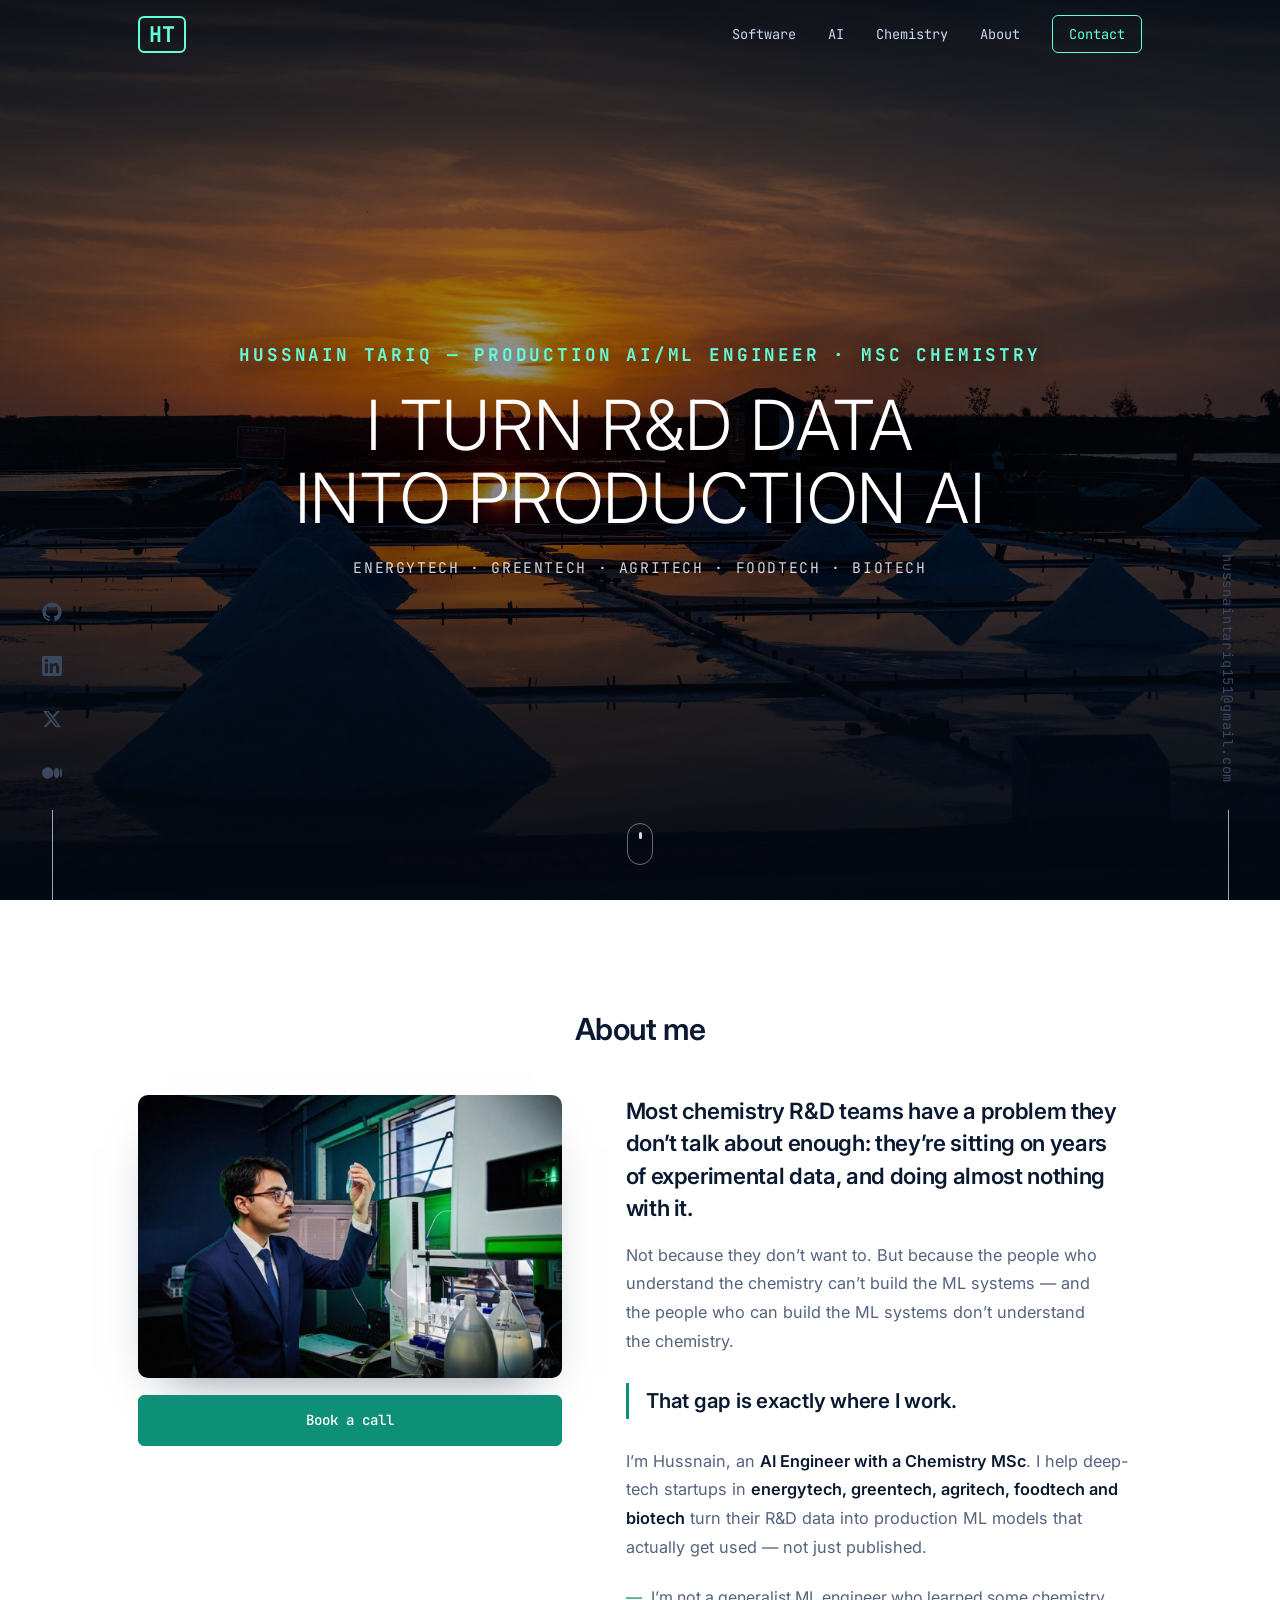
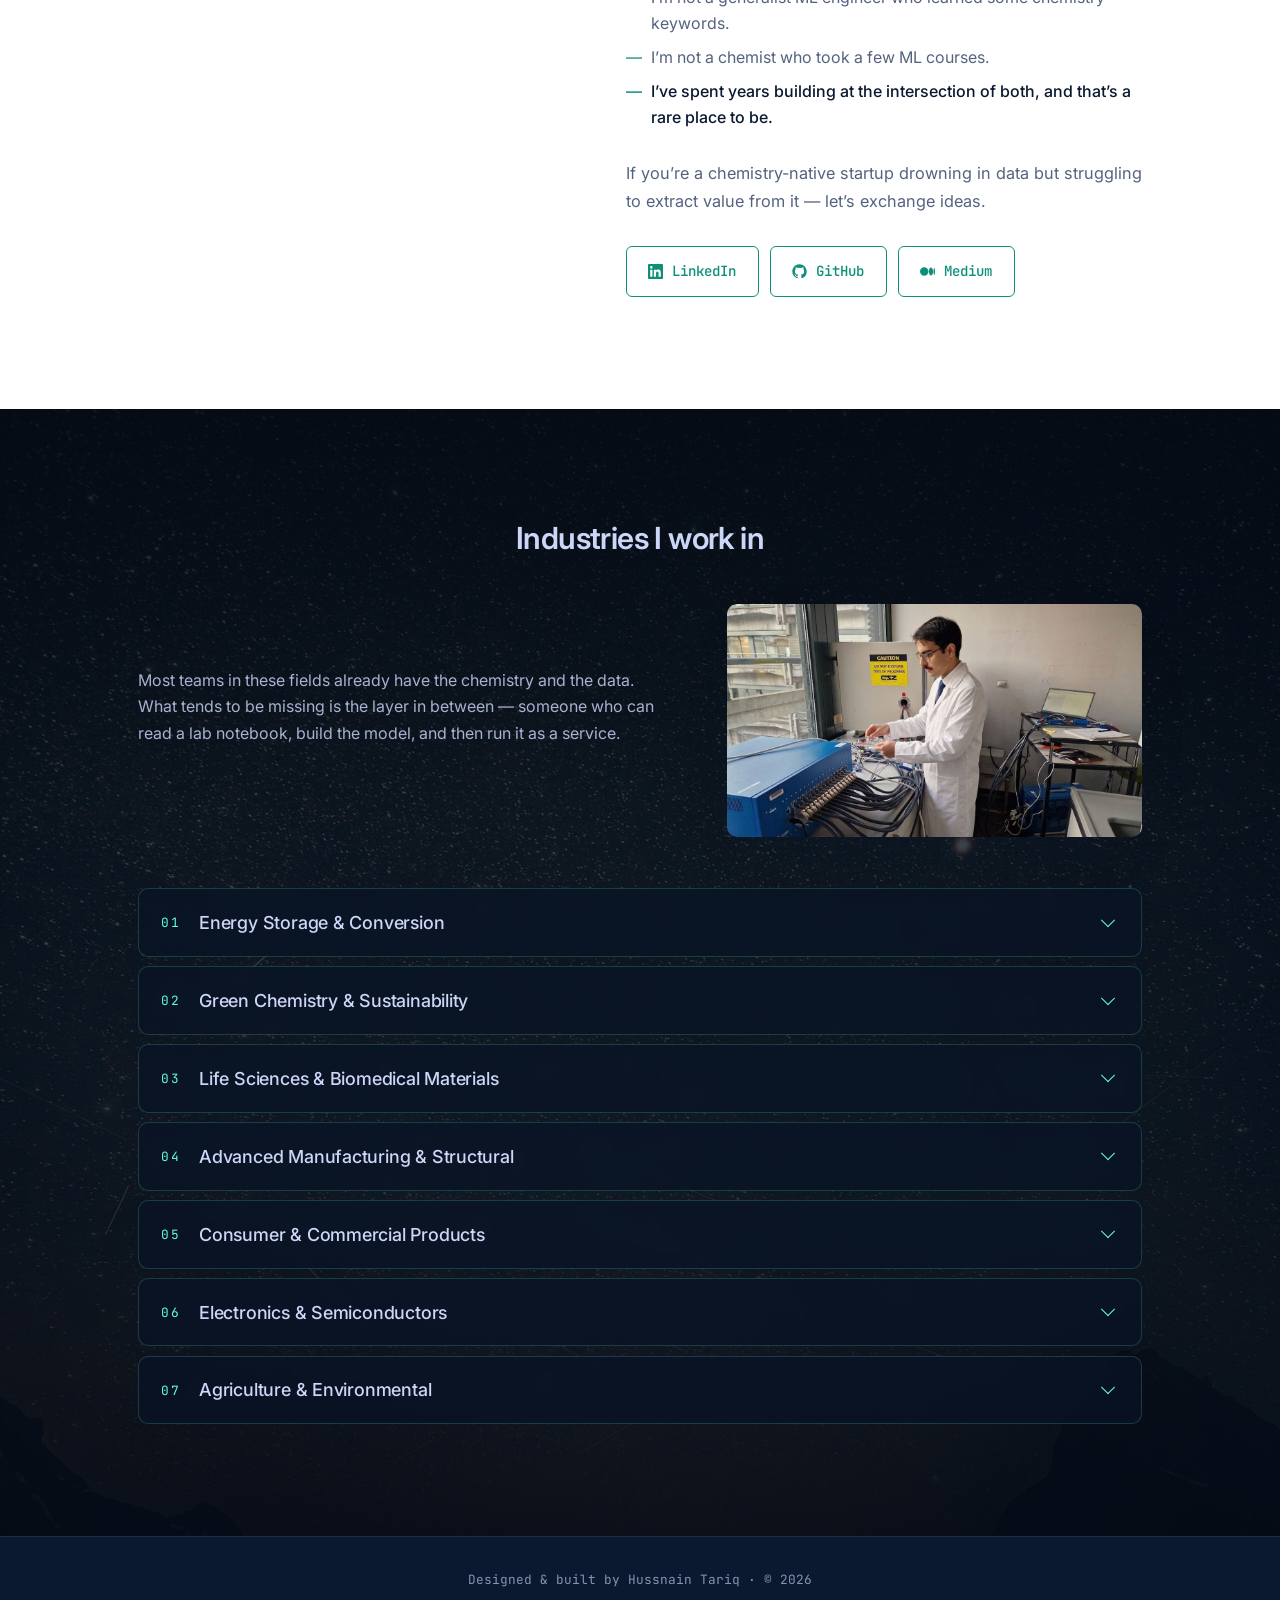
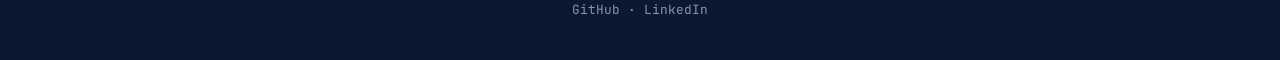
<file: index.html>
<!DOCTYPE html>
<html lang="en">
<head>
<meta charset="UTF-8" />
<meta name="viewport" content="width=device-width, initial-scale=1" />
<title>Hussnain Tariq — Production AI/ML Engineer · MSc Chemistry</title>
<meta name="description" content="Production AI/ML engineer with chemistry and technical data expertise. I turn R&amp;D chemistry data into production ML models for deep-tech startups in energytech, greentech, agritech, foodtech and biotech." />
<meta name="author" content="Hussnain Tariq" />
<meta name="theme-color" content="#0a192f" />
<link rel="canonical" href="https://hussnaintariq.vercel.app/" />

<!-- Social preview -->
<meta property="og:type" content="website" />
<meta property="og:site_name" content="Hussnain Tariq" />
<meta property="og:title" content="Hussnain Tariq — Production AI/ML Engineer · MSc Chemistry" />
<meta property="og:description" content="I turn R&amp;D data into production AI — energytech, greentech, agritech, foodtech and biotech." />
<meta property="og:url" content="https://hussnaintariq.vercel.app/" />
<meta property="og:image" content="https://hussnaintariq.vercel.app/og.png" />
<meta property="og:image:width" content="1200" />
<meta property="og:image:height" content="630" />
<meta property="og:image:alt" content="Hussnain Tariq — Production AI/ML Engineer, MSc Chemistry" />
<meta name="twitter:card" content="summary_large_image" />
<meta name="twitter:creator" content="@hussnaintari326" />

<link rel="icon" href="favicon.svg" type="image/svg+xml" />
<link rel="preload" as="image" href="hero-1.jpg" fetchpriority="high" />
<link rel="preconnect" href="https://fonts.googleapis.com" />
<link rel="preconnect" href="https://fonts.gstatic.com" crossorigin />
<link href="https://fonts.googleapis.com/css2?family=Inter:wght@400;500;600;700&family=JetBrains+Mono:wght@400;500;700&display=swap" rel="stylesheet" />
<link rel="stylesheet" href="styles.css" />
<script>document.documentElement.classList.add('js');</script>
</head>
<body class="home">
<a class="skip" href="#main">Skip to content</a>

<header class="nav">
  <div class="nav-inner">
    <a class="brand" href="index.html" aria-label="Hussnain Tariq — home">HT</a>
    <nav aria-label="Primary">
      <ul class="nav-links" id="nav-links">
        <li><a href="software.html">Software</a></li>
        <li><a href="ai.html">AI</a></li>
        <li><a href="chemistry.html">Chemistry</a></li>
        <li><a href="about.html">About</a></li>
        <li><a class="nav-cta" href="contact.html">Contact</a></li>
      </ul>
    </nav>
    <button class="menu-btn" aria-expanded="false" aria-controls="nav-links" aria-label="Open menu">
      <svg viewBox="0 0 24 24" fill="none" stroke="currentColor" stroke-width="2" stroke-linecap="round" aria-hidden="true"><line x1="4" y1="7" x2="20" y2="7"/><line x1="4" y1="12" x2="20" y2="12"/><line x1="4" y1="17" x2="20" y2="17"/></svg>
    </button>
  </div>
</header>

<!-- Desktop side rails: decorative duplicates of the footer links, so they are
     hidden from assistive tech and taken out of the tab order. -->
<div class="rail rail-left" aria-hidden="true">
  <a tabindex="-1" href="https://github.com/hussnaintariq151" target="_blank" rel="noopener"><svg viewBox="0 0 24 24" fill="currentColor"><path d="M12 .5C5.65.5.5 5.65.5 12c0 5.08 3.29 9.39 7.86 10.91.58.11.79-.25.79-.56v-2c-3.2.7-3.88-1.36-3.88-1.36-.53-1.34-1.28-1.7-1.28-1.7-1.04-.71.08-.7.08-.7 1.16.08 1.77 1.19 1.77 1.19 1.03 1.76 2.7 1.25 3.36.96.1-.74.4-1.25.73-1.54-2.55-.29-5.24-1.28-5.24-5.69 0-1.26.45-2.29 1.19-3.09-.12-.29-.51-1.47.11-3.05 0 0 .97-.31 3.18 1.18a11 11 0 0 1 5.79 0c2.2-1.49 3.17-1.18 3.17-1.18.63 1.58.24 2.76.12 3.05.74.8 1.19 1.83 1.19 3.09 0 4.42-2.69 5.39-5.26 5.68.41.35.78 1.05.78 2.11v3.13c0 .31.21.68.79.56A11.51 11.51 0 0 0 23.5 12C23.5 5.65 18.35.5 12 .5z"/></svg></a>
  <a tabindex="-1" href="https://linkedin.com/in/hussnain-tariq-02454934a" target="_blank" rel="noopener"><svg viewBox="0 0 24 24" fill="currentColor"><path d="M20.45 20.45h-3.55v-5.57c0-1.33-.03-3.04-1.85-3.04-1.85 0-2.14 1.45-2.14 2.94v5.67H9.36V9h3.41v1.56h.05c.47-.9 1.63-1.85 3.36-1.85 3.6 0 4.26 2.37 4.26 5.45v6.29zM5.34 7.43a2.06 2.06 0 1 1 0-4.13 2.06 2.06 0 0 1 0 4.13zM7.12 20.45H3.56V9h3.56v11.45zM22.22 0H1.77C.79 0 0 .78 0 1.73v20.53C0 23.22.79 24 1.77 24h20.45c.98 0 1.78-.78 1.78-1.74V1.73C24 .78 23.2 0 22.22 0z"/></svg></a>
  <a tabindex="-1" href="https://x.com/hussnaintari326" target="_blank" rel="noopener"><svg viewBox="0 0 24 24" fill="currentColor"><path d="M18.244 2.25h3.308l-7.227 8.26 8.502 11.24H16.17l-5.214-6.817L4.99 21.75H1.68l7.73-8.835L1.254 2.25H8.08l4.713 6.231zm-1.161 17.52h1.833L7.084 4.126H5.117z"/></svg></a>
  <a tabindex="-1" href="https://medium.com/@hussnaintariq151" target="_blank" rel="noopener"><svg viewBox="0 0 24 24" fill="currentColor"><path d="M13.54 12a6.8 6.8 0 0 1-6.77 6.82A6.8 6.8 0 0 1 0 12a6.8 6.8 0 0 1 6.77-6.82A6.8 6.8 0 0 1 13.54 12zM20.96 12c0 3.54-1.51 6.42-3.38 6.42-1.87 0-3.39-2.88-3.39-6.42s1.52-6.42 3.39-6.42 3.38 2.88 3.38 6.42M24 12c0 3.17-.53 5.75-1.19 5.75-.66 0-1.19-2.58-1.19-5.75s.53-5.75 1.19-5.75C23.47 6.25 24 8.83 24 12z"/></svg></a>
</div>

<div class="rail rail-right" aria-hidden="true">
  <a tabindex="-1" href="mailto:hussnaintariq151@gmail.com">hussnaintariq151@gmail.com</a>
</div>

<main id="main">
  <!-- HERO — full-bleed crossfading slideshow.
       Photos: Timo Volz, Da Shika, Sascha Albert (Unsplash License).
       Swap hero-1/2/3.jpg for your own; keep them ~2400px wide. -->
  <section class="cinema" aria-labelledby="hero-title">
    <div class="cinema__bg" aria-hidden="true">
      <div class="cinema__slide" style="--img:url('hero-1.jpg')"></div>
      <div class="cinema__slide" style="--img:url('hero-2.jpg')"></div>
      <div class="cinema__slide" style="--img:url('hero-3.jpg')"></div>
    </div>
    <div class="cinema__scrim" aria-hidden="true"></div>

    <div class="wrap cinema__inner">
      <p class="cinema__eyebrow reveal d2">Hussnain Tariq — Production AI/ML Engineer · MSc Chemistry</p>
      <h1 id="hero-title" class="cinema__title reveal d3">I turn R&amp;D data into production AI</h1>
      <p class="cinema__sub reveal d4">Energytech · Greentech · Agritech · Foodtech · Biotech</p>
    </div>

    <a class="cinema__cue" href="#about" aria-label="Scroll to content"><span aria-hidden="true"></span></a>
  </section>

  <!-- ABOUT — light band, photo alongside the copy -->
  <section id="about" class="band band-light" aria-labelledby="about-title">
    <div class="wrap">
      <h2 class="band-head band-head--center reveal" id="about-title">About me</h2>

      <div class="about-grid">
        <div class="about-side reveal">
          <figure class="about-photo">
            <img src="about-portrait.jpg" width="1100" height="734" loading="lazy"
                 alt="Hussnain Tariq holding a sample vial beside analytical instrumentation in a laboratory." />
          </figure>
          <a class="btn btn-solid about-cta" href="https://calendly.com/hussnaintariq151" target="_blank" rel="noopener">Book a call</a>
        </div>

        <div class="about-copy reveal d2">
          <p class="lead">
            Most chemistry R&amp;D teams have a problem they don&rsquo;t talk about enough:
            they&rsquo;re sitting on years of experimental data, and doing almost nothing with it.
          </p>
          <p>
            Not because they don&rsquo;t want to. But because the people who understand the
            chemistry can&rsquo;t build the ML systems — and the people who can build the ML
            systems don&rsquo;t understand the chemistry.
          </p>
          <p class="pivot">That gap is exactly where I work.</p>
          <p>
            I&rsquo;m Hussnain, an <strong>AI Engineer with a Chemistry MSc</strong>. I help
            deep-tech startups in <strong>energytech, greentech, agritech, foodtech and
            biotech</strong> turn their R&amp;D data into production ML models that actually
            get used — not just published.
          </p>
          <ul class="not-list">
            <li>I&rsquo;m not a generalist ML engineer who learned some chemistry keywords.</li>
            <li>I&rsquo;m not a chemist who took a few ML courses.</li>
            <li>I&rsquo;ve spent years building at the intersection of both, and that&rsquo;s a rare place to be.</li>
          </ul>
          <p>
            If you&rsquo;re a chemistry-native startup drowning in data but struggling to extract
            value from it — let&rsquo;s exchange ideas.
          </p>

          <div class="about-actions">
            <a class="btn btn-icon" href="https://linkedin.com/in/hussnain-tariq-02454934a" target="_blank" rel="noopener">
              <svg viewBox="0 0 24 24" aria-hidden="true"><path d="M20.45 20.45h-3.55v-5.57c0-1.33-.03-3.04-1.85-3.04-1.85 0-2.14 1.45-2.14 2.94v5.67H9.36V9h3.41v1.56h.05c.47-.9 1.63-1.85 3.36-1.85 3.6 0 4.26 2.37 4.26 5.45v6.29zM5.34 7.43a2.06 2.06 0 1 1 0-4.13 2.06 2.06 0 0 1 0 4.13zM7.12 20.45H3.56V9h3.56v11.45zM22.22 0H1.77C.79 0 0 .78 0 1.73v20.53C0 23.22.79 24 1.77 24h20.45c.98 0 1.78-.78 1.78-1.74V1.73C24 .78 23.2 0 22.22 0z"/></svg>
              LinkedIn
            </a>
            <a class="btn btn-icon" href="https://github.com/hussnaintariq151" target="_blank" rel="noopener">
              <svg viewBox="0 0 24 24" aria-hidden="true"><path d="M12 .5C5.65.5.5 5.65.5 12c0 5.08 3.29 9.39 7.86 10.91.58.11.79-.25.79-.56v-2c-3.2.7-3.88-1.36-3.88-1.36-.53-1.34-1.28-1.7-1.28-1.7-1.04-.71.08-.7.08-.7 1.16.08 1.77 1.19 1.77 1.19 1.03 1.76 2.7 1.25 3.36.96.1-.74.4-1.25.73-1.54-2.55-.29-5.24-1.28-5.24-5.69 0-1.26.45-2.29 1.19-3.09-.12-.29-.51-1.47.11-3.05 0 0 .97-.31 3.18 1.18a11 11 0 0 1 5.79 0c2.2-1.49 3.17-1.18 3.17-1.18.63 1.58.24 2.76.12 3.05.74.8 1.19 1.83 1.19 3.09 0 4.42-2.69 5.39-5.26 5.68.41.35.78 1.05.78 2.11v3.13c0 .31.21.68.79.56A11.51 11.51 0 0 0 23.5 12C23.5 5.65 18.35.5 12 .5z"/></svg>
              GitHub
            </a>
            <a class="btn btn-icon" href="https://medium.com/@hussnaintariq151" target="_blank" rel="noopener">
              <svg viewBox="0 0 24 24" aria-hidden="true"><path d="M13.54 12a6.8 6.8 0 0 1-6.77 6.82A6.8 6.8 0 0 1 0 12a6.8 6.8 0 0 1 6.77-6.82A6.8 6.8 0 0 1 13.54 12zM20.96 12c0 3.54-1.51 6.42-3.38 6.42-1.87 0-3.39-2.88-3.39-6.42s1.52-6.42 3.39-6.42 3.38 2.88 3.38 6.42M24 12c0 3.17-.53 5.75-1.19 5.75-.66 0-1.19-2.58-1.19-5.75s.53-5.75 1.19-5.75C23.47 6.25 24 8.83 24 12z"/></svg>
              Medium
            </a>
          </div>
        </div>
      </div>
    </div>
  </section>

  <!-- INDUSTRIES -->
  <section id="industries" class="band band-stars" aria-labelledby="ind-title">
    <div class="wrap">
    <h2 class="band-head band-head--center reveal" id="ind-title">Industries I work in</h2>

    <div class="ind-intro">
      <p class="lede reveal">
        Most teams in these fields already have the chemistry and the data. What tends to be
        missing is the layer in between — someone who can read a lab notebook, build the model,
        and then run it as a service.
      </p>

      <figure class="ind-photo reveal d2">
        <img src="industries-lab.jpg" width="1200" height="674" loading="lazy"
             alt="Hussnain Tariq wiring a multi-channel battery cycler to a thermal test chamber in a laboratory." />
      </figure>
    </div>

    <div class="industries">
      <details class="ind reveal d1">
        <summary class="ind__head">
          <span class="ind__n">01</span>
          <span class="ind__name">Energy Storage &amp; Conversion</span>
          <span class="ind__chev" aria-hidden="true"></span>
        </summary>
        <div class="ind__body">
          <ul class="tags">
            <li class="tag">Battery materials</li>
            <li class="tag">Hydrogen &amp; fuel cells</li>
            <li class="tag">Solar &amp; photovoltaics</li>
            <li class="tag">Thermoelectrics &amp; waste heat</li>
          </ul>
          <p class="ind__what"><b>What I add</b>
            Cycling, impedance and degradation data arrives noisy and split across instruments.
            I turn it into a versioned dataset, build capacity and lifetime models that carry
            their own uncertainty, and deploy them behind an API with drift monitoring — so the
            cell team queries a service instead of chasing a notebook.
          </p>
        </div>
      </details>

      <details class="ind reveal d1">
        <summary class="ind__head">
          <span class="ind__n">02</span>
          <span class="ind__name">Green Chemistry &amp; Sustainability</span>
          <span class="ind__chev" aria-hidden="true"></span>
        </summary>
        <div class="ind__body">
          <ul class="tags">
            <li class="tag">CO₂ capture &amp; utilisation</li>
            <li class="tag">Green catalysis</li>
            <li class="tag">Biodegradable &amp; circular polymers</li>
            <li class="tag">Water treatment materials</li>
          </ul>
          <p class="ind__what"><b>What I add</b>
            Catalyst and sorbent screening produces far more candidates than any lab can test.
            I build the ranking model and the pipeline around it — assay ingestion, cleaning,
            and an active-learning loop that names the next dozen experiments worth running.
          </p>
        </div>
      </details>

      <details class="ind reveal d2">
        <summary class="ind__head">
          <span class="ind__n">03</span>
          <span class="ind__name">Life Sciences &amp; Biomedical Materials</span>
          <span class="ind__chev" aria-hidden="true"></span>
        </summary>
        <div class="ind__body">
          <ul class="tags">
            <li class="tag">Biomaterials for medical devices</li>
            <li class="tag">Drug delivery materials</li>
            <li class="tag">Diagnostics &amp; sensor materials</li>
          </ul>
          <p class="ind__what"><b>What I add</b>
            Assay data is messy, batch-effected and regulated. I build pipelines with a real
            audit trail — append-only logs, versioned datasets, reproducible runs — so a
            property-prediction model can survive a review, not just a demo.
          </p>
        </div>
      </details>

      <details class="ind reveal d2">
        <summary class="ind__head">
          <span class="ind__n">04</span>
          <span class="ind__name">Advanced Manufacturing &amp; Structural</span>
          <span class="ind__chev" aria-hidden="true"></span>
        </summary>
        <div class="ind__body">
          <ul class="tags">
            <li class="tag">Advanced alloys &amp; metals</li>
            <li class="tag">Additive manufacturing materials</li>
            <li class="tag">Construction materials</li>
            <li class="tag">Ceramics &amp; composites</li>
          </ul>
          <p class="ind__what"><b>What I add</b>
            Process–structure–property data is expensive and scattered across runs. I build the
            ingestion and versioning layer that makes it comparable, then the models that
            predict properties from composition and process parameters.
          </p>
        </div>
      </details>

      <details class="ind reveal d3">
        <summary class="ind__head">
          <span class="ind__n">05</span>
          <span class="ind__name">Consumer &amp; Commercial Products</span>
          <span class="ind__chev" aria-hidden="true"></span>
        </summary>
        <div class="ind__body">
          <ul class="tags">
            <li class="tag">Cosmetics &amp; personal care</li>
            <li class="tag">Food science &amp; alternative proteins</li>
            <li class="tag">Coatings, paints &amp; adhesives</li>
            <li class="tag">Textiles &amp; smart fabrics</li>
          </ul>
          <p class="ind__what"><b>What I add</b>
            Formulation knowledge lives in spreadsheets and in people&rsquo;s heads. I turn a
            formulation history into a structured, queryable dataset and a stability and
            performance model — then the internal tool that lets a formulator use it without
            writing a line of code.
          </p>
        </div>
      </details>

      <details class="ind reveal d3">
        <summary class="ind__head">
          <span class="ind__n">06</span>
          <span class="ind__name">Electronics &amp; Semiconductors</span>
          <span class="ind__chev" aria-hidden="true"></span>
        </summary>
        <div class="ind__body">
          <ul class="tags">
            <li class="tag">Semiconductor materials</li>
            <li class="tag">Display &amp; OLED materials</li>
            <li class="tag">Quantum materials</li>
          </ul>
          <p class="ind__what"><b>What I add</b>
            High-throughput characterisation generates more data than anyone reads. I build the
            pipelines that clean and index it, and the models that surface the few candidates
            worth a second look.
          </p>
        </div>
      </details>

      <details class="ind reveal d3">
        <summary class="ind__head">
          <span class="ind__n">07</span>
          <span class="ind__name">Agriculture &amp; Environmental</span>
          <span class="ind__chev" aria-hidden="true"></span>
        </summary>
        <div class="ind__body">
          <ul class="tags">
            <li class="tag">Agrochemicals &amp; fertilisers</li>
            <li class="tag">Environmental remediation</li>
          </ul>
          <p class="ind__what"><b>What I add</b>
            Trial and soil data is heterogeneous and seasonal. I build the ingestion and
            modelling layer that turns scattered field data into release-rate and adsorption
            predictions you can actually plan around.
          </p>
        </div>
      </details>
    </div>
    </div>
  </section>

</main>

<footer class="site">
  <div class="built">Designed &amp; built by Hussnain Tariq · © <span class="yr">2026</span></div>
  <div><a href="https://github.com/hussnaintariq151" target="_blank" rel="noopener">GitHub</a> · <a href="https://linkedin.com/in/hussnain-tariq-02454934a" target="_blank" rel="noopener">LinkedIn</a></div>
</footer>

<script type="application/ld+json">
{
  "@context": "https://schema.org",
  "@type": "Person",
  "name": "Hussnain Tariq",
  "url": "https://hussnaintariq.vercel.app/",
  "email": "mailto:hussnaintariq151@gmail.com",
  "jobTitle": "Production AI/ML Engineer, MSc Chemistry",
  "description": "Production AI/ML engineer with chemistry and technical data expertise, turning R&D chemistry data into production ML models for deep-tech startups in energytech, greentech, agritech, foodtech and biotech.",
  "address": { "@type": "PostalAddress", "addressLocality": "Bahawalpur", "addressRegion": "Punjab", "addressCountry": "PK" },
  "alumniOf": { "@type": "CollegeOrUniversity", "name": "The Islamia University of Bahawalpur" },
  "knowsAbout": ["Machine Learning", "Deep Learning", "Generative AI", "RAG", "MLOps", "FastAPI", "Terraform", "Computational Chemistry", "Cheminformatics", "Energytech", "Greentech", "Agritech", "Foodtech", "Biotech"],
  "sameAs": [
    "https://github.com/hussnaintariq151",
    "https://linkedin.com/in/hussnain-tariq-02454934a",
    "https://x.com/hussnaintari326",
    "https://medium.com/@hussnaintariq151",
    "https://stackoverflow.com/users/Hussnain1915"
  ]
}
</script>

<script src="main.js" defer></script>
</body>
</html>
</file>
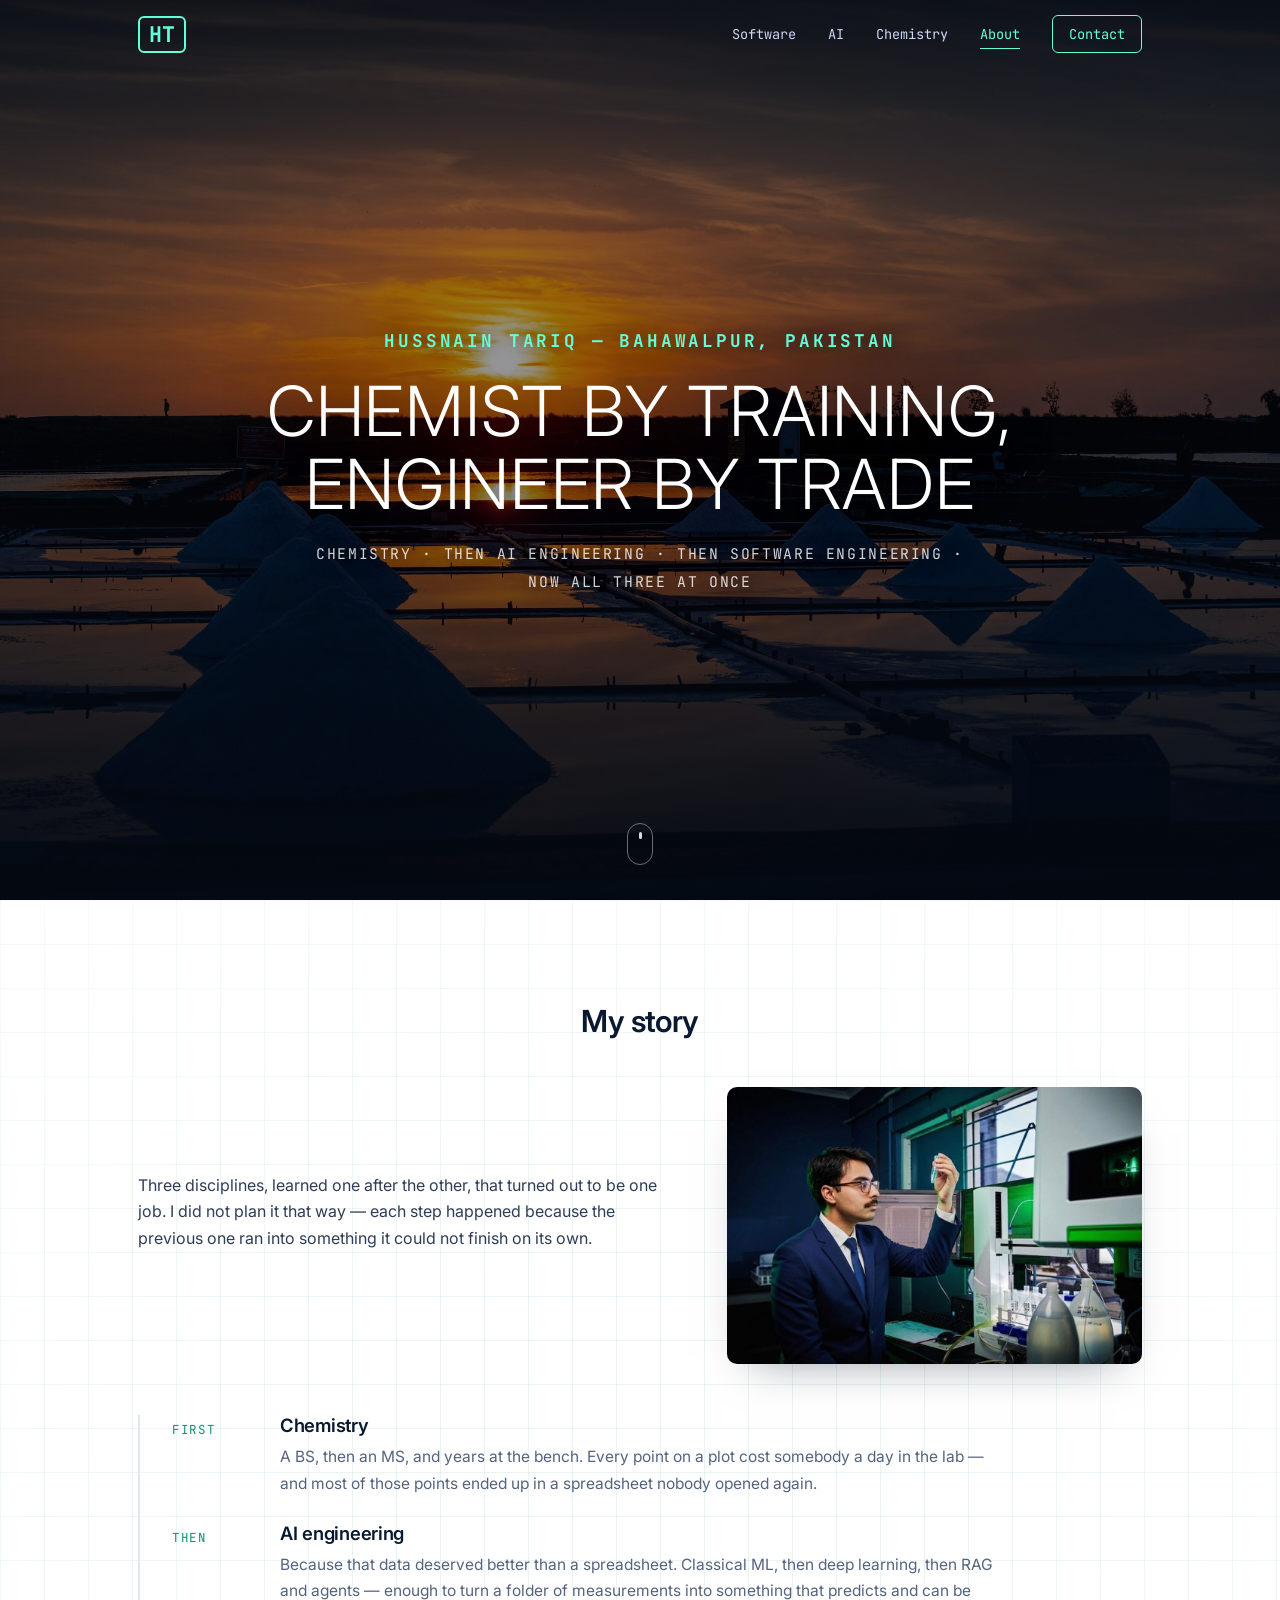
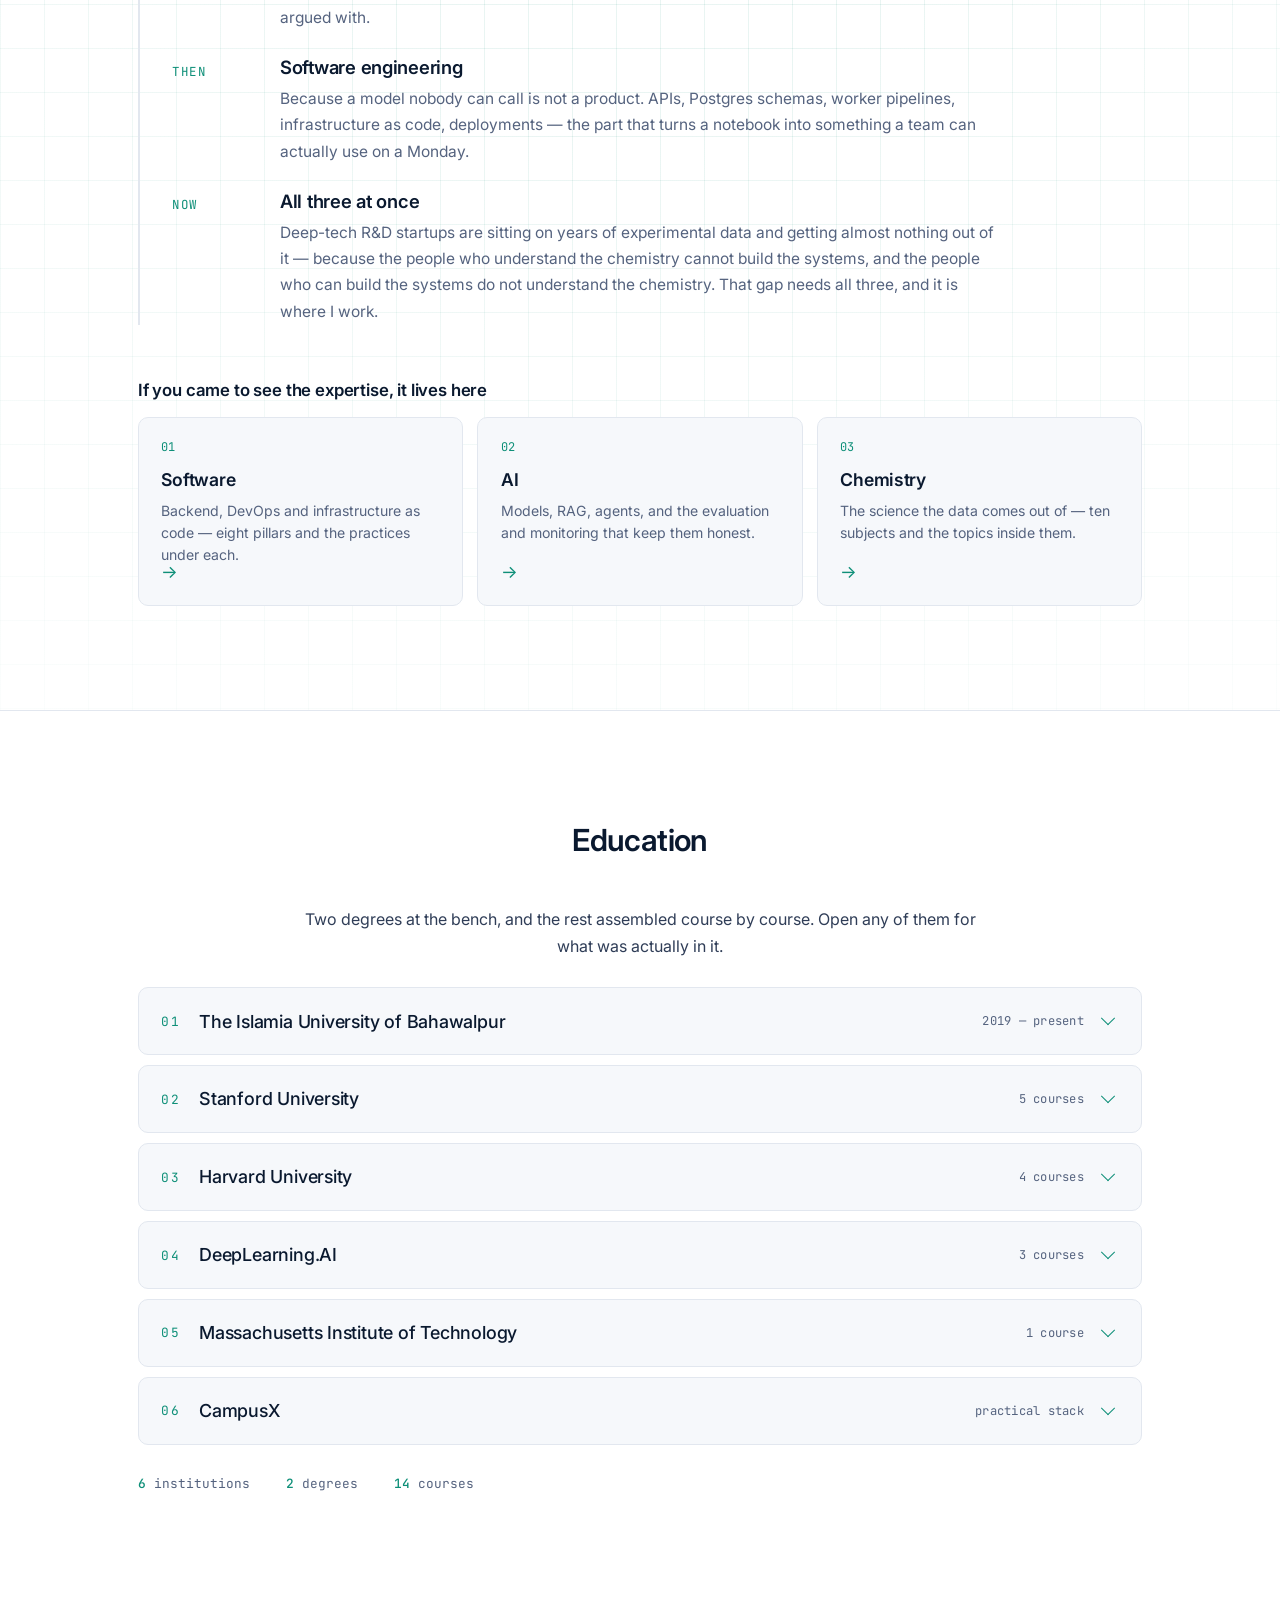
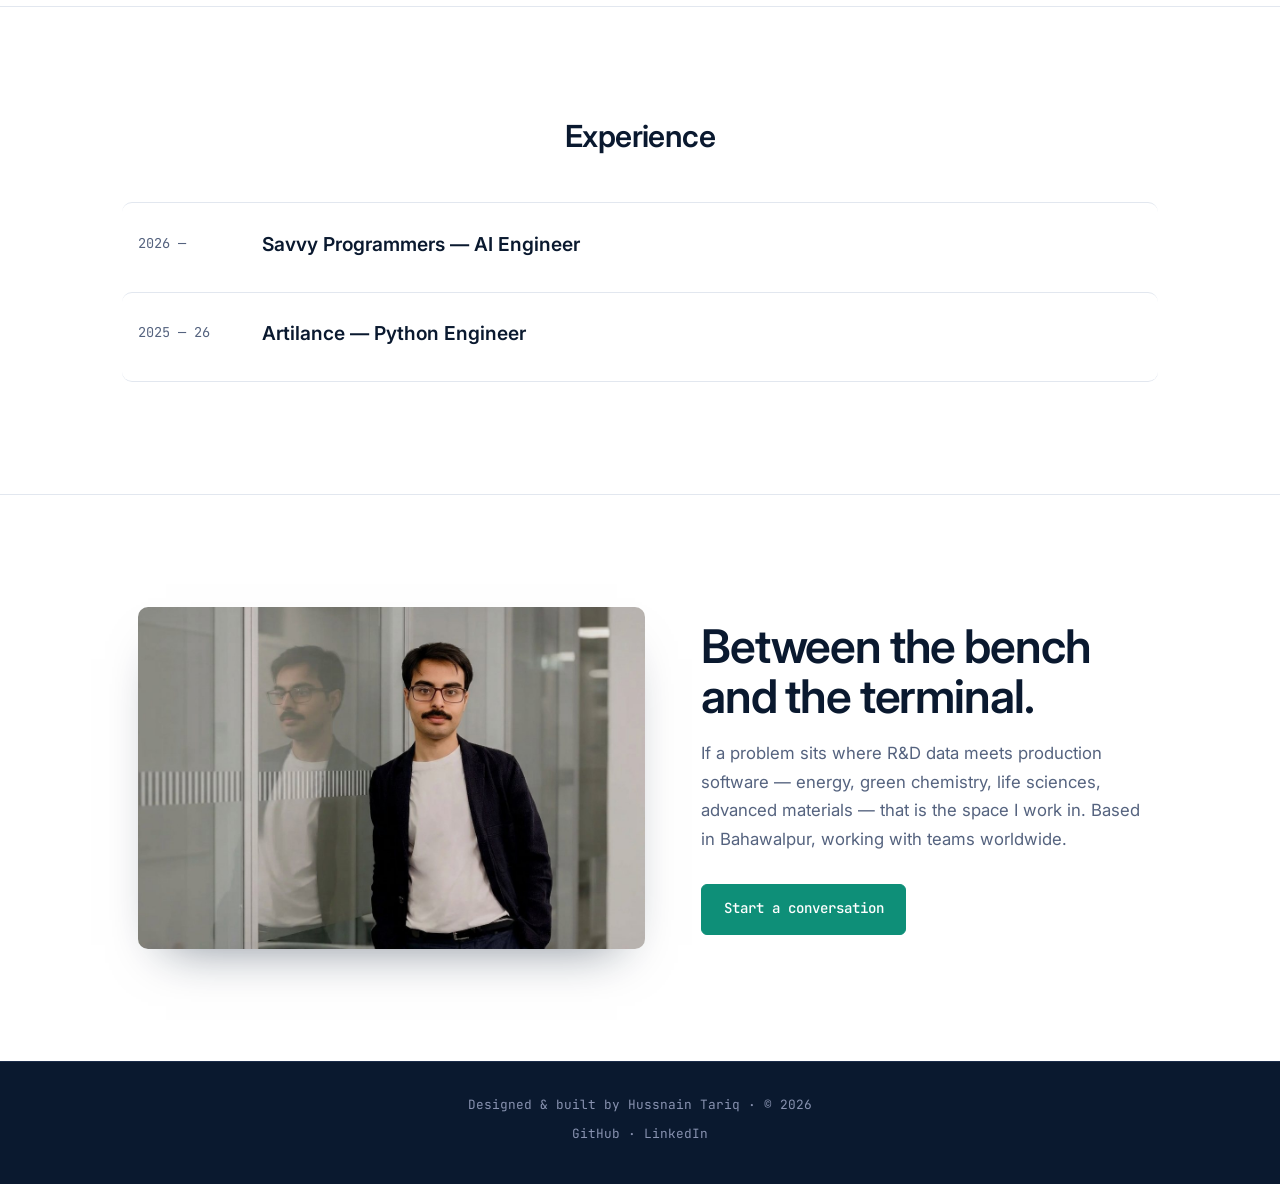
<file: about.html>
<!DOCTYPE html>
<html lang="en">
<head>
<meta charset="UTF-8" />
<meta name="viewport" content="width=device-width, initial-scale=1" />
<title>About — Hussnain Tariq</title>
<meta name="description" content="About Hussnain Tariq — software and AI engineer with an MS in Chemistry from The Islamia University Bahawalpur. Story, education, self-learning, and experience." />
<meta name="author" content="Hussnain Tariq" />
<meta name="theme-color" content="#0a192f" />
<link rel="canonical" href="https://hussnaintariq.vercel.app/about" />

<meta property="og:type" content="profile" />
<meta property="og:site_name" content="Hussnain Tariq" />
<meta property="og:title" content="About — Hussnain Tariq" />
<meta property="og:description" content="Chemist by training, engineer by trade. The story, the education, and the self-study behind the work." />
<meta property="og:url" content="https://hussnaintariq.vercel.app/about" />
<meta property="og:image" content="https://hussnaintariq.vercel.app/og.png" />
<meta property="og:image:width" content="1200" />
<meta property="og:image:height" content="630" />
<meta name="twitter:card" content="summary_large_image" />
<meta name="twitter:creator" content="@hussnaintari326" />

<link rel="icon" href="favicon.svg" type="image/svg+xml" />
<link rel="preload" as="image" href="hero-1.jpg" fetchpriority="high" />
<link rel="preconnect" href="https://fonts.googleapis.com" />
<link rel="preconnect" href="https://fonts.gstatic.com" crossorigin />
<link href="https://fonts.googleapis.com/css2?family=Inter:wght@400;500;600;700&family=JetBrains+Mono:wght@400;500;700&display=swap" rel="stylesheet" />
<link rel="stylesheet" href="styles.css" />
<script>document.documentElement.classList.add('js');</script>
</head>
<body class="page-about">
<a class="skip" href="#main">Skip to content</a>

<header class="nav">
  <div class="nav-inner">
    <a class="brand" href="index.html" aria-label="Hussnain Tariq — home">HT</a>
    <nav aria-label="Primary">
      <ul class="nav-links" id="nav-links">
        <li><a href="software.html">Software</a></li>
        <li><a href="ai.html">AI</a></li>
        <li><a href="chemistry.html">Chemistry</a></li>
        <li><a href="about.html" aria-current="page">About</a></li>
        <li><a class="nav-cta" href="contact.html">Contact</a></li>
      </ul>
    </nav>
    <button class="menu-btn" aria-expanded="false" aria-controls="nav-links" aria-label="Open menu">
      <svg viewBox="0 0 24 24" fill="none" stroke="currentColor" stroke-width="2" stroke-linecap="round" aria-hidden="true"><line x1="4" y1="7" x2="20" y2="7"/><line x1="4" y1="12" x2="20" y2="12"/><line x1="4" y1="17" x2="20" y2="17"/></svg>
    </button>
  </div>
</header>

<main id="main">

  <!-- HERO — the same cinematic treatment and frames as the discipline pages.
       Photos: Timo Volz, Da Shika, Sascha Albert (Unsplash License). -->
  <section class="cinema" aria-labelledby="page-title">
    <div class="cinema__bg" aria-hidden="true">
      <div class="cinema__slide" style="--img:url('hero-1.jpg')"></div>
      <div class="cinema__slide" style="--img:url('hero-2.jpg')"></div>
      <div class="cinema__slide" style="--img:url('hero-3.jpg')"></div>
    </div>
    <div class="cinema__scrim" aria-hidden="true"></div>

    <div class="wrap cinema__inner">
      <p class="cinema__eyebrow reveal d2">Hussnain Tariq &mdash; Bahawalpur, Pakistan</p>
      <h1 id="page-title" class="cinema__title reveal d3">Chemist by training, engineer by trade</h1>
      <p class="cinema__sub reveal d4">Chemistry &middot; then AI engineering &middot; then software engineering &middot; now all three at once</p>
    </div>

    <a class="cinema__cue" href="#story" aria-label="Scroll to content"><span aria-hidden="true"></span></a>
  </section>

  <!-- MY STORY — the arc, then signposts to where the work actually lives. -->
  <section class="band band-light blueprint" id="story" aria-labelledby="story-title">
    <div class="wrap">
      <h2 class="band-head band-head--center reveal" id="story-title">My story</h2>

      <div class="ind-intro">
        <p class="lede reveal">
          Three disciplines, learned one after the other, that turned out to be one job. I did not
          plan it that way &mdash; each step happened because the previous one ran into something
          it could not finish on its own.
        </p>

        <figure class="ind-photo reveal d2">
          <img src="about-portrait.jpg" width="1100" height="734" loading="lazy"
               alt="Hussnain Tariq holding a sample vial beside analytical instrumentation in a laboratory." />
        </figure>
      </div>

      <div class="arc">
        <div class="arc__step reveal d1">
          <div class="arc__n">First</div>
          <div>
            <h3>Chemistry</h3>
            <p>
              A BS, then an MS, and years at the bench. Every point on a plot cost somebody a day
              in the lab &mdash; and most of those points ended up in a spreadsheet nobody opened
              again.
            </p>
          </div>
        </div>

        <div class="arc__step reveal d1">
          <div class="arc__n">Then</div>
          <div>
            <h3>AI engineering</h3>
            <p>
              Because that data deserved better than a spreadsheet. Classical ML, then deep
              learning, then RAG and agents &mdash; enough to turn a folder of measurements into
              something that predicts and can be argued with.
            </p>
          </div>
        </div>

        <div class="arc__step reveal d2">
          <div class="arc__n">Then</div>
          <div>
            <h3>Software engineering</h3>
            <p>
              Because a model nobody can call is not a product. APIs, Postgres schemas, worker
              pipelines, infrastructure as code, deployments &mdash; the part that turns a notebook
              into something a team can actually use on a Monday.
            </p>
          </div>
        </div>

        <div class="arc__step reveal d2">
          <div class="arc__n">Now</div>
          <div>
            <h3>All three at once</h3>
            <p>
              Deep-tech R&amp;D startups are sitting on years of experimental data and getting
              almost nothing out of it &mdash; because the people who understand the chemistry
              cannot build the systems, and the people who can build the systems do not understand
              the chemistry. That gap needs all three, and it is where I work.
            </p>
          </div>
        </div>
      </div>

      <h3 class="signposts__head reveal">If you came to see the expertise, it lives here</h3>
      <div class="signposts">
        <a class="signpost reveal d1" href="software.html">
          <span class="signpost__n">01</span>
          <b>Software</b>
          <span>Backend, DevOps and infrastructure as code &mdash; eight pillars and the practices under each.</span>
          <span class="signpost__go" aria-hidden="true">&rarr;</span>
        </a>
        <a class="signpost reveal d2" href="ai.html">
          <span class="signpost__n">02</span>
          <b>AI</b>
          <span>Models, RAG, agents, and the evaluation and monitoring that keep them honest.</span>
          <span class="signpost__go" aria-hidden="true">&rarr;</span>
        </a>
        <a class="signpost reveal d3" href="chemistry.html">
          <span class="signpost__n">03</span>
          <b>Chemistry</b>
          <span>The science the data comes out of &mdash; ten subjects and the topics inside them.</span>
          <span class="signpost__go" aria-hidden="true">&rarr;</span>
        </a>
      </div>
    </div>
  </section>

  <!-- EDUCATION — formal degrees and the courses behind the self-taught half. -->
  <section class="band band-light band-light--next" aria-labelledby="edu-title">
    <div class="wrap">
    <h2 class="band-head band-head--center reveal" id="edu-title">Education</h2>
    <p class="lede lede--center reveal">
      Two degrees at the bench, and the rest assembled course by course. Open any of them for what
      was actually in it.
    </p>

    <div class="industries">
      <details class="ind reveal d1">
        <summary class="ind__head">
          <span class="ind__n">01</span>
          <span class="ind__name">The Islamia University of Bahawalpur</span>
          <span class="ind__note">2019 &mdash; present</span>
          <span class="ind__chev" aria-hidden="true"></span>
        </summary>
        <div class="ind__body">
          <div class="timeline">
            <div class="tl-item">
              <div class="tl-year">2023 &mdash; present</div>
              <h3>MS in Chemistry</h3>
              <p>Physical chemistry, inorganic chemistry, and the lab work behind both.</p>
            </div>
            <div class="tl-item">
              <div class="tl-year">2019 &mdash; 2023</div>
              <h3>BS in Chemistry</h3>
              <p>Four years at the bench before I wrote anything that mattered.</p>
            </div>
            <div class="tl-item">
              <div class="tl-year">Awards</div>
              <h3>PEEF Scholarship</h3>
              <p>CM Youth Initiative Laptop Selection</p>
            </div>
          </div>
        </div>
      </details>

      <details class="ind reveal d1">
        <summary class="ind__head">
          <span class="ind__n">02</span>
          <span class="ind__name">Stanford University</span>
          <span class="ind__note">5 courses</span>
          <span class="ind__chev" aria-hidden="true"></span>
        </summary>
        <div class="ind__body">
          <ul class="courses">
            <li><b>CS229: Machine Learning</b><span>Machine learning &middot; scikit-learn</span></li>
            <li><b>CS230: Deep Learning</b><span>PyTorch &middot; Keras</span></li>
            <li><b>CS231n: Deep Learning for Computer Vision</b><span>CNNs &middot; ResNet</span></li>
            <li><b>CS224n: Natural Language Processing with Deep Learning</b><span>RNNs &middot; GRUs</span></li>
            <li><b>CS224u: Natural Language Understanding</b><span>Transformers &middot; OpenAI API</span></li>
          </ul>
        </div>
      </details>

      <details class="ind reveal d2">
        <summary class="ind__head">
          <span class="ind__n">03</span>
          <span class="ind__name">Harvard University</span>
          <span class="ind__note">4 courses</span>
          <span class="ind__chev" aria-hidden="true"></span>
        </summary>
        <div class="ind__body">
          <ul class="courses">
            <li><b>CS50&rsquo;s Introduction to Programming with Python</b><span>Python</span></li>
            <li><b>CS50&rsquo;s Introduction to Artificial Intelligence with Python</b><span>Artificial intelligence &middot; Python</span></li>
            <li><b>CS50&rsquo;s Introduction to Databases with SQL</b><span>Databases &middot; SQL</span></li>
            <li><b>Introduction to Data Science with Python</b><span>Data science</span></li>
          </ul>
        </div>
      </details>

      <details class="ind reveal d2">
        <summary class="ind__head">
          <span class="ind__n">04</span>
          <span class="ind__name">DeepLearning.AI</span>
          <span class="ind__note">3 courses</span>
          <span class="ind__chev" aria-hidden="true"></span>
        </summary>
        <div class="ind__body">
          <ul class="courses">
            <li><b>Machine Learning in Production</b><span>MLOps &middot; Docker</span></li>
            <li><b>AI Agents in LangGraph</b><span>AI agents &middot; LangGraph</span></li>
            <li><b>Mathematics for Machine Learning and Data Science</b><span>Linear algebra &middot; Statistics</span></li>
          </ul>
        </div>
      </details>

      <details class="ind reveal d3">
        <summary class="ind__head">
          <span class="ind__n">05</span>
          <span class="ind__name">Massachusetts Institute of Technology</span>
          <span class="ind__note">1 course</span>
          <span class="ind__chev" aria-hidden="true"></span>
        </summary>
        <div class="ind__body">
          <ul class="courses">
            <li><b>Machine Learning with Python: from Linear Models to Deep Learning</b><span>Machine learning algorithms &middot; Python</span></li>
          </ul>
        </div>
      </details>

      <details class="ind reveal d3">
        <summary class="ind__head">
          <span class="ind__n">06</span>
          <span class="ind__name">CampusX</span>
          <span class="ind__note">practical stack</span>
          <span class="ind__chev" aria-hidden="true"></span>
        </summary>
        <div class="ind__body">
          <ul class="courses">
            <li><b>Practical AI stack</b><span>Python &middot; ML &amp; DL &middot; GenAI &middot; LangChain / LangGraph &middot; MCP &middot; FastAPI</span></li>
          </ul>
        </div>
      </details>
    </div>

    <p class="bp-count reveal">
      <span><b>6</b> institutions</span><span><b>2</b> degrees</span><span><b>14</b> courses</span>
    </p>
    </div>
  </section>

  <!-- EXPERIENCE — the only place on the site that still lists work. -->
  <section class="band band-light band-light--next" aria-labelledby="exp-title">
    <div class="wrap">
    <h2 class="band-head band-head--center reveal" id="exp-title">Experience</h2>
    <div class="projects-list">
      <div class="project-row reveal d1">
        <span class="year">2026 &mdash;</span>
        <div>
          <div class="p-title">Savvy Programmers &mdash; AI Engineer</div>
        </div>
      </div>
      <div class="project-row reveal d1">
        <span class="year">2025 &mdash; 26</span>
        <div>
          <div class="p-title">Artilance &mdash; Python Engineer</div>
        </div>
      </div>
    </div>
    </div>
  </section>

  <!-- Closing call to action — the portrait beside the ask. -->
  <section class="band band-light band-light--next" aria-labelledby="cta-title">
    <div class="wrap">
      <div class="who">
        <figure class="who-photo reveal">
          <img src="software-portrait.jpg" width="1140" height="768" loading="lazy"
               alt="Hussnain Tariq standing beside a glass partition in an office corridor." />
        </figure>

        <div class="who-copy cta-copy reveal d2">
          <h2 id="cta-title">Between the bench and the terminal.</h2>
          <p>
            If a problem sits where R&amp;D data meets production software &mdash; energy, green
            chemistry, life sciences, advanced materials &mdash; that is the space I work in. Based
            in Bahawalpur, working with teams worldwide.
          </p>
          <div class="btn-row">
            <a class="btn btn-solid" href="contact.html">Start a conversation</a>
          </div>
        </div>
      </div>
    </div>
  </section>
</main>

<footer class="site">
  <div class="built">Designed &amp; built by Hussnain Tariq · © <span class="yr">2026</span></div>
  <div><a href="https://github.com/hussnaintariq151" target="_blank" rel="noopener">GitHub</a> · <a href="https://linkedin.com/in/hussnain-tariq-02454934a" target="_blank" rel="noopener">LinkedIn</a></div>
</footer>

<script src="main.js" defer></script>
</body>
</html>
</file>
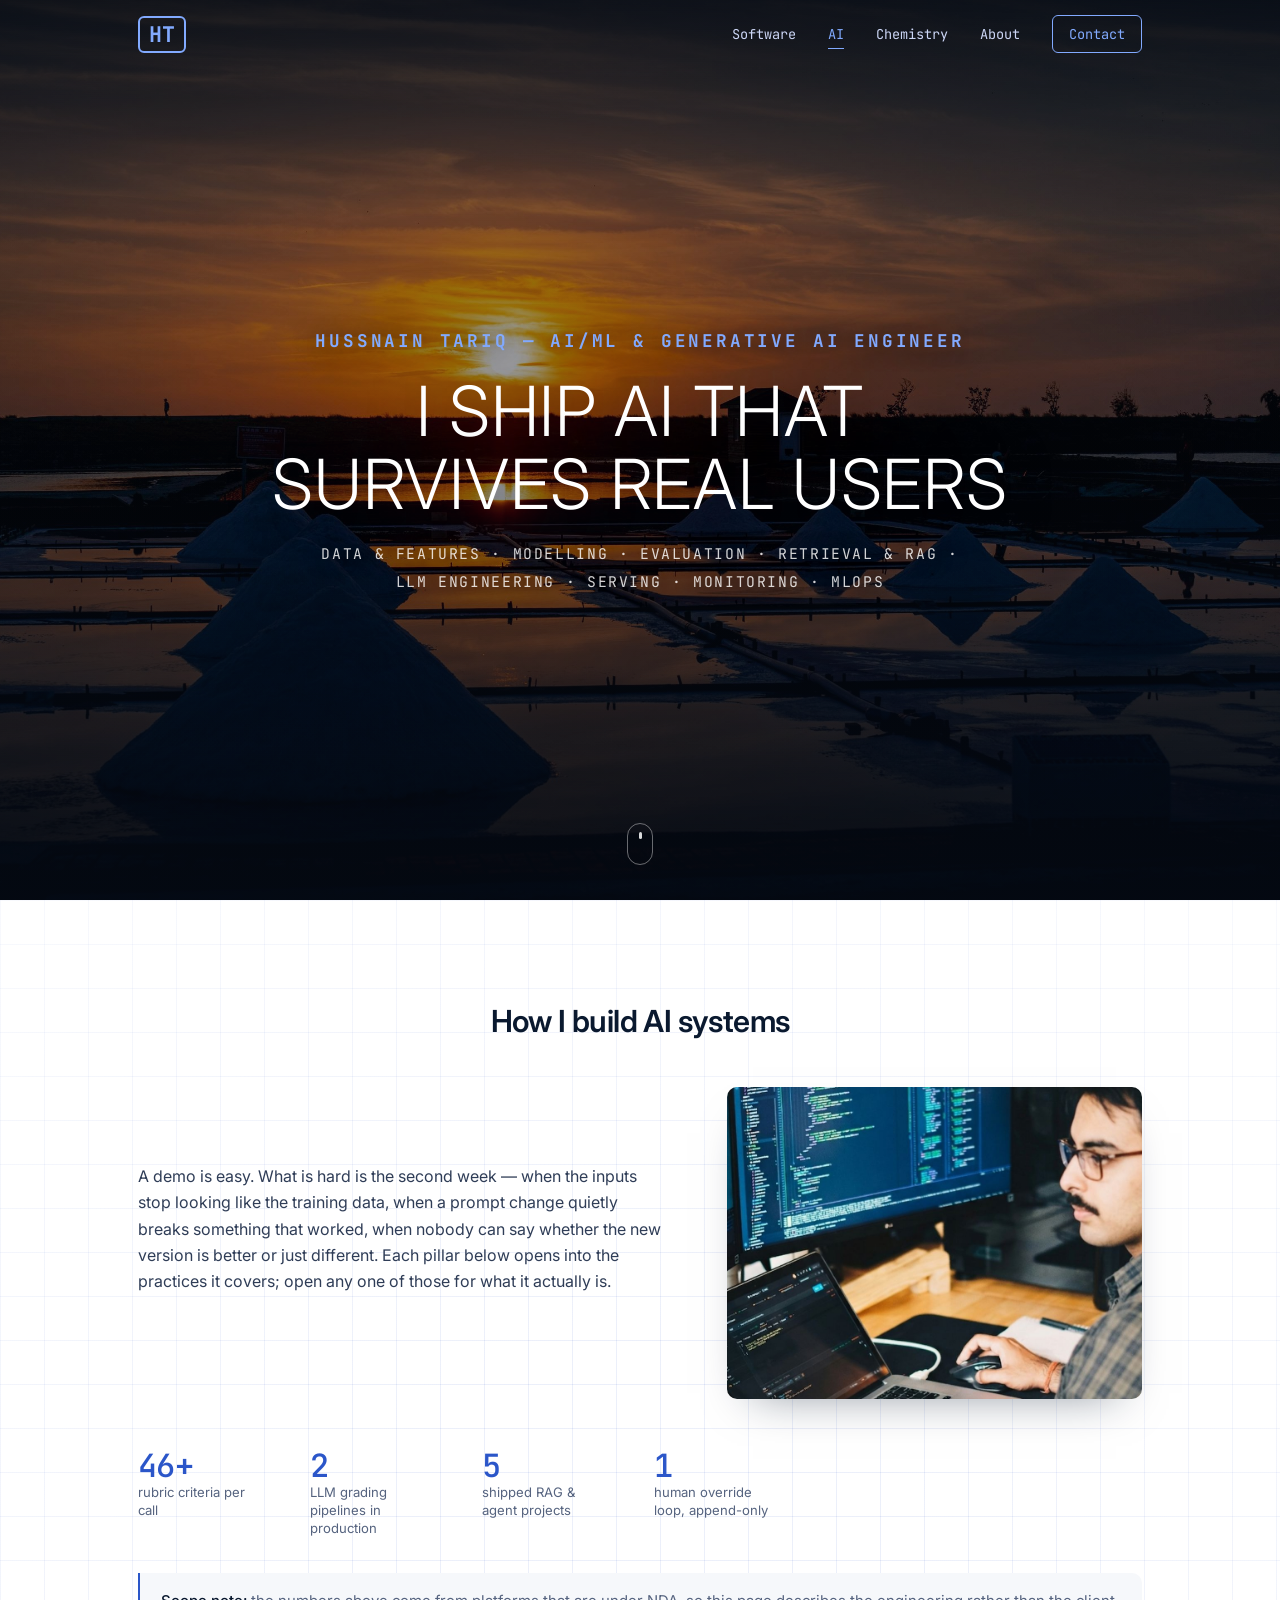
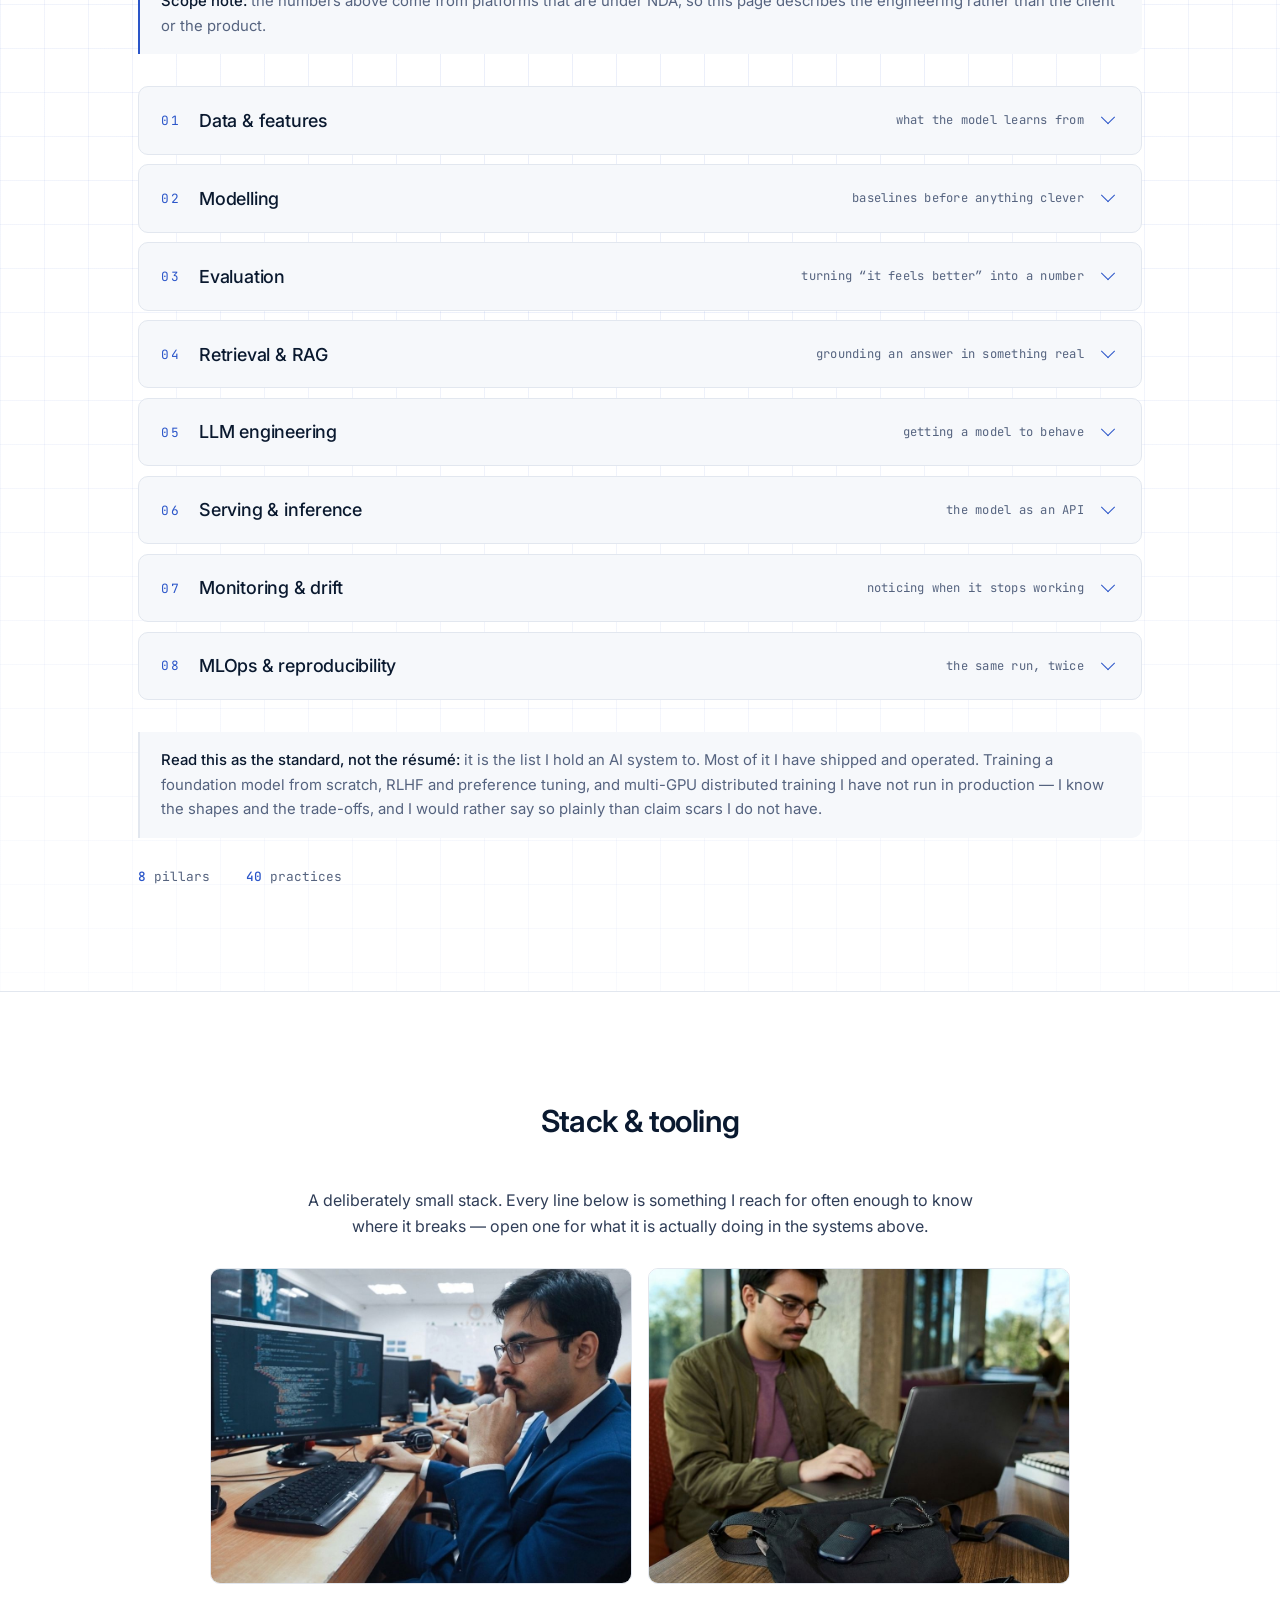
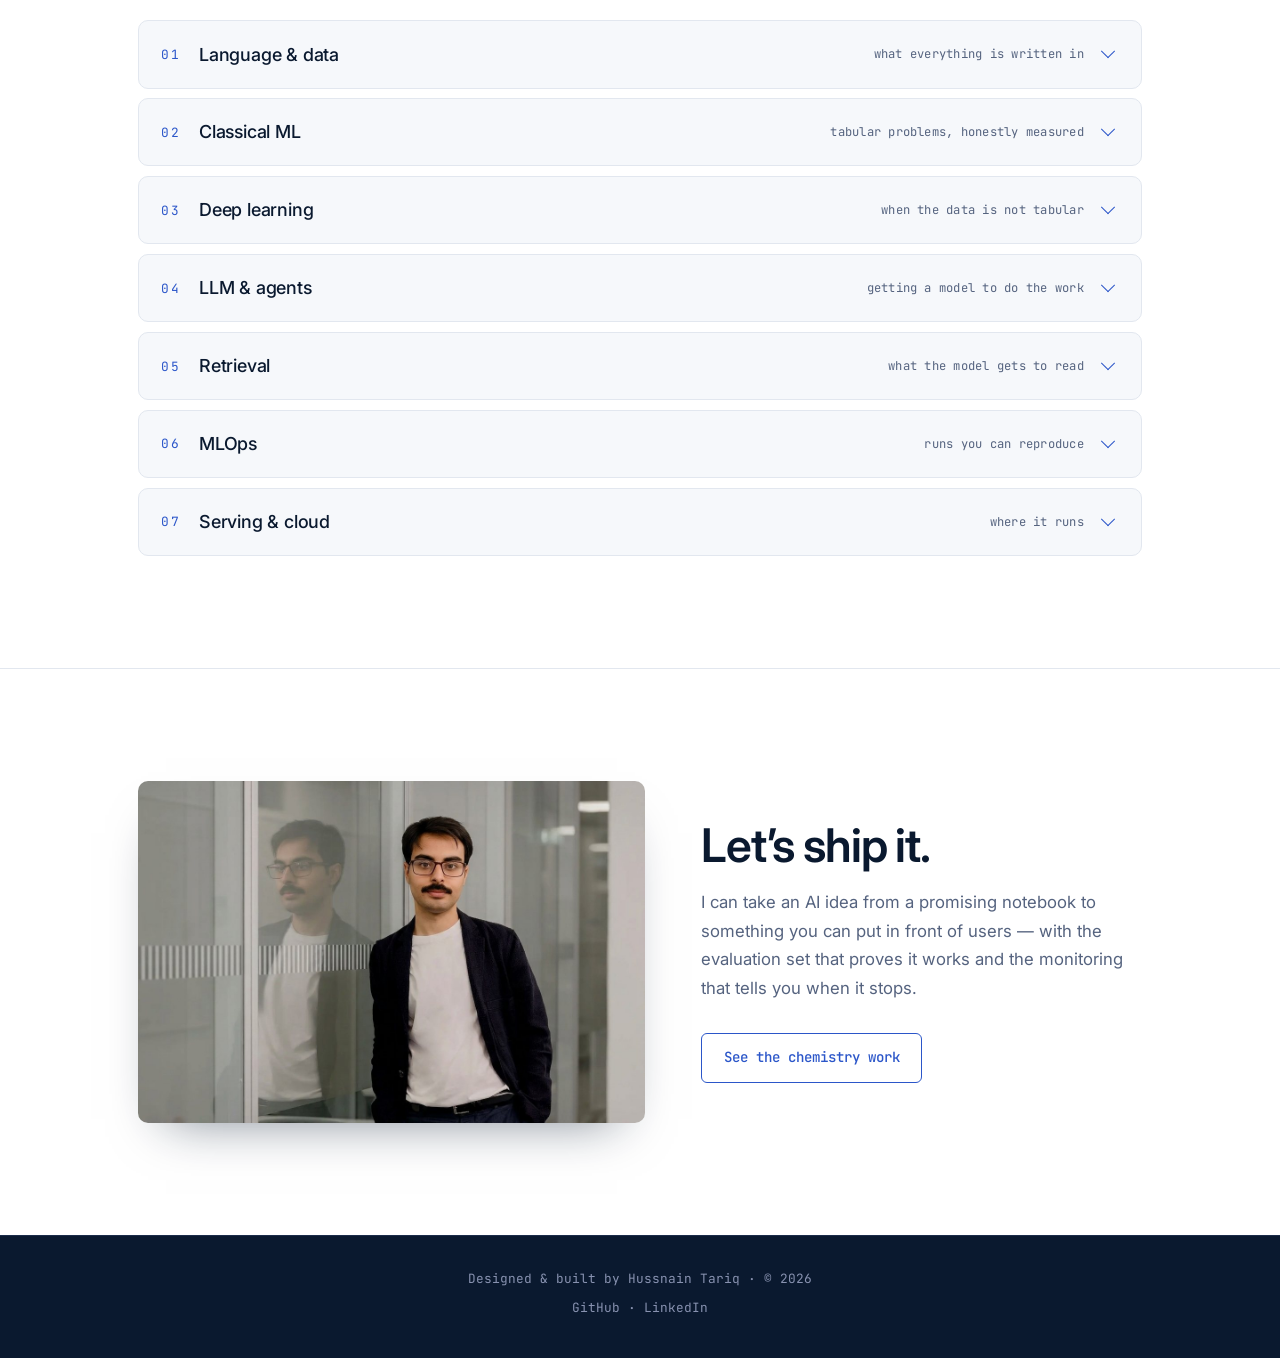
<file: ai.html>
<!DOCTYPE html>
<html lang="en">
<head>
<meta charset="UTF-8" />
<meta name="viewport" content="width=device-width, initial-scale=1" />
<title>AI Engineering — Hussnain Tariq</title>
<meta name="description" content="How Hussnain Tariq builds AI systems — eight pillars and 40 practices: data, modelling, evaluation, retrieval and RAG, LLM engineering, serving, monitoring and MLOps." />
<meta name="author" content="Hussnain Tariq" />
<meta name="theme-color" content="#0a192f" />
<link rel="canonical" href="https://hussnaintariq.vercel.app/ai" />

<meta property="og:type" content="website" />
<meta property="og:site_name" content="Hussnain Tariq" />
<meta property="og:title" content="AI Engineering — Hussnain Tariq" />
<meta property="og:description" content="I ship AI that survives real users — eight pillars, 40 practices, and the evaluation that keeps them honest." />
<meta property="og:url" content="https://hussnaintariq.vercel.app/ai" />
<meta property="og:image" content="https://hussnaintariq.vercel.app/og.png" />
<meta property="og:image:width" content="1200" />
<meta property="og:image:height" content="630" />
<meta name="twitter:card" content="summary_large_image" />
<meta name="twitter:creator" content="@hussnaintari326" />

<link rel="icon" href="favicon.svg" type="image/svg+xml" />
<link rel="preload" as="image" href="hero-1.jpg" fetchpriority="high" />
<link rel="preconnect" href="https://fonts.googleapis.com" />
<link rel="preconnect" href="https://fonts.gstatic.com" crossorigin />
<link href="https://fonts.googleapis.com/css2?family=Inter:wght@400;500;600;700&family=JetBrains+Mono:wght@400;500;700&display=swap" rel="stylesheet" />
<link rel="stylesheet" href="styles.css" />
<script>document.documentElement.classList.add('js');</script>
</head>
<body class="page-ai">
<a class="skip" href="#main">Skip to content</a>

<header class="nav">
  <div class="nav-inner">
    <a class="brand" href="index.html" aria-label="Hussnain Tariq — home">HT</a>
    <nav aria-label="Primary">
      <ul class="nav-links" id="nav-links">
        <li><a href="software.html">Software</a></li>
        <li><a href="ai.html" aria-current="page">AI</a></li>
        <li><a href="chemistry.html">Chemistry</a></li>
        <li><a href="about.html">About</a></li>
        <li><a class="nav-cta" href="contact.html">Contact</a></li>
      </ul>
    </nav>
    <button class="menu-btn" aria-expanded="false" aria-controls="nav-links" aria-label="Open menu">
      <svg viewBox="0 0 24 24" fill="none" stroke="currentColor" stroke-width="2" stroke-linecap="round" aria-hidden="true"><line x1="4" y1="7" x2="20" y2="7"/><line x1="4" y1="12" x2="20" y2="12"/><line x1="4" y1="17" x2="20" y2="17"/></svg>
    </button>
  </div>
</header>

<main id="main">

  <!-- HERO — the same cinematic treatment and frames as the home and software
       pages, so moving between them reads as one site.
       Photos: Timo Volz, Da Shika, Sascha Albert (Unsplash License). -->
  <section class="cinema" aria-labelledby="page-title">
    <div class="cinema__bg" aria-hidden="true">
      <div class="cinema__slide" style="--img:url('hero-1.jpg')"></div>
      <div class="cinema__slide" style="--img:url('hero-2.jpg')"></div>
      <div class="cinema__slide" style="--img:url('hero-3.jpg')"></div>
    </div>
    <div class="cinema__scrim" aria-hidden="true"></div>

    <div class="wrap cinema__inner">
      <p class="cinema__eyebrow reveal d2">Hussnain Tariq &mdash; AI/ML &amp; Generative AI Engineer</p>
      <h1 id="page-title" class="cinema__title reveal d3">I ship AI that survives real users</h1>
      <p class="cinema__sub reveal d4">Data &amp; features &middot; Modelling &middot; Evaluation &middot; Retrieval &amp; RAG &middot; LLM engineering &middot; Serving &middot; Monitoring &middot; MLOps</p>
    </div>

    <a class="cinema__cue" href="#blueprint" aria-label="Scroll to content"><span aria-hidden="true"></span></a>
  </section>

  <!-- THE PILLARS — on a white band, collapsed into the same accordion the
       home page uses for industries. -->
  <section class="band band-light blueprint" id="blueprint" aria-labelledby="bp-title">
    <div class="wrap">
      <h2 class="band-head band-head--center reveal" id="bp-title">How I build AI systems</h2>

      <div class="ind-intro">
        <p class="lede reveal">
          A demo is easy. What is hard is the second week &mdash; when the inputs stop looking like
          the training data, when a prompt change quietly breaks something that worked, when nobody
          can say whether the new version is better or just different. Each pillar below opens into
          the practices it covers; open any one of those for what it actually is.
        </p>

        <figure class="ind-photo reveal d2">
          <img src="work-desk.jpg" width="1000" height="750" loading="lazy"
               alt="Hussnain Tariq working across a laptop and an external monitor full of code." />
        </figure>
      </div>

      <ul class="stats reveal">
        <li><b>46+</b><span>rubric criteria per call</span></li>
        <li><b>2</b><span>LLM grading pipelines in production</span></li>
        <li><b>5</b><span>shipped RAG &amp; agent projects</span></li>
        <li><b>1</b><span>human override loop, append-only</span></li>
      </ul>

      <p class="note reveal">
        <strong>Scope note:</strong> the numbers above come from platforms that are under NDA, so
        this page describes the engineering rather than the client or the product.
      </p>

      <div class="industries">
      <details class="ind reveal d1">
        <summary class="ind__head">
          <span class="ind__n">01</span>
          <span class="ind__name">Data &amp; features</span>
          <span class="ind__note">what the model learns from</span>
          <span class="ind__chev" aria-hidden="true"></span>
        </summary>
        <div class="ind__body">
          <div class="items">
          <details class="item">
            <summary class="item__head">
              <span class="item__name">Data versioning</span>
              <span class="item__chev" aria-hidden="true"></span>
            </summary>
            <p class="item__what">Pinning the exact dataset a run was trained on, so a result can be reproduced months later instead of approximately remembered.</p>
          </details>
          <details class="item">
            <summary class="item__head">
              <span class="item__name">Leakage checks</span>
              <span class="item__chev" aria-hidden="true"></span>
            </summary>
            <p class="item__what">Making sure nothing from the future, or from the test set, reaches the model during training. Most too-good-to-be-true scores turn out to be this.</p>
          </details>
          <details class="item">
            <summary class="item__head">
              <span class="item__name">Labelling &amp; rubric design</span>
              <span class="item__chev" aria-hidden="true"></span>
            </summary>
            <p class="item__what">Writing down what a correct label actually means before anyone starts labelling, so two annotators looking at the same example reach the same answer.</p>
          </details>
          <details class="item">
            <summary class="item__head">
              <span class="item__name">Feature engineering</span>
              <span class="item__chev" aria-hidden="true"></span>
            </summary>
            <p class="item__what">Turning raw columns into signals a model can use, and discarding the ones that only look useful because they encode the answer.</p>
          </details>
          <details class="item">
            <summary class="item__head">
              <span class="item__name">Class imbalance</span>
              <span class="item__chev" aria-hidden="true"></span>
            </summary>
            <p class="item__what">Deciding deliberately how a rare class is handled &mdash; resampling, class weights, or a threshold moved after training rather than during it.</p>
          </details>
          </div>
        </div>
      </details>

      <details class="ind reveal d1">
        <summary class="ind__head">
          <span class="ind__n">02</span>
          <span class="ind__name">Modelling</span>
          <span class="ind__note">baselines before anything clever</span>
          <span class="ind__chev" aria-hidden="true"></span>
        </summary>
        <div class="ind__body">
          <div class="items">
          <details class="item">
            <summary class="item__head">
              <span class="item__name">Honest baselines</span>
              <span class="item__chev" aria-hidden="true"></span>
            </summary>
            <p class="item__what">A trivial model first &mdash; majority class, a linear fit, a keyword rule &mdash; so the interesting one has something real to beat.</p>
          </details>
          <details class="item">
            <summary class="item__head">
              <span class="item__name">Cross-validation</span>
              <span class="item__chev" aria-hidden="true"></span>
            </summary>
            <p class="item__what">Splitting the data so the score you measure is the score you would get on new data, rather than the one a lucky partition handed you.</p>
          </details>
          <details class="item">
            <summary class="item__head">
              <span class="item__name">Hyperparameter search</span>
              <span class="item__chev" aria-hidden="true"></span>
            </summary>
            <p class="item__what">Searching the settings systematically and against a validation split, instead of tuning on the test set until the number looks good.</p>
          </details>
          <details class="item">
            <summary class="item__head">
              <span class="item__name">Fine-tuning</span>
              <span class="item__chev" aria-hidden="true"></span>
            </summary>
            <p class="item__what">Adapting a pretrained model to a specific domain, once prompting has stopped paying for itself and there is enough labelled data to justify it.</p>
          </details>
          <details class="item">
            <summary class="item__head">
              <span class="item__name">Interpretability</span>
              <span class="item__chev" aria-hidden="true"></span>
            </summary>
            <p class="item__what">Being able to say why a prediction came out the way it did &mdash; feature importance, attention, or a worked example someone can follow.</p>
          </details>
          </div>
        </div>
      </details>

      <details class="ind reveal d2">
        <summary class="ind__head">
          <span class="ind__n">03</span>
          <span class="ind__name">Evaluation</span>
          <span class="ind__note">turning &ldquo;it feels better&rdquo; into a number</span>
          <span class="ind__chev" aria-hidden="true"></span>
        </summary>
        <div class="ind__body">
          <div class="items">
          <details class="item">
            <summary class="item__head">
              <span class="item__name">A real evaluation set</span>
              <span class="item__chev" aria-hidden="true"></span>
            </summary>
            <p class="item__what">A held-out set that looks like production, built before the model exists, and never trained on. Everything else depends on this one being right.</p>
          </details>
          <details class="item">
            <summary class="item__head">
              <span class="item__name">Metrics that match the decision</span>
              <span class="item__chev" aria-hidden="true"></span>
            </summary>
            <p class="item__what">Choosing the metric from what the output is actually used for. Accuracy on an imbalanced problem tells you almost nothing.</p>
          </details>
          <details class="item">
            <summary class="item__head">
              <span class="item__name">Error analysis</span>
              <span class="item__chev" aria-hidden="true"></span>
            </summary>
            <p class="item__what">Reading the wrong predictions one at a time and grouping them, because the pattern in the failures is where the next improvement is hiding.</p>
          </details>
          <details class="item">
            <summary class="item__head">
              <span class="item__name">LLM-as-judge &amp; calibration</span>
              <span class="item__chev" aria-hidden="true"></span>
            </summary>
            <p class="item__what">Using a model to grade outputs at scale, then checking it against human grades so the grader itself is measured rather than trusted.</p>
          </details>
          <details class="item">
            <summary class="item__head">
              <span class="item__name">Regression suite</span>
              <span class="item__chev" aria-hidden="true"></span>
            </summary>
            <p class="item__what">A fixed set of cases that must keep passing, so a prompt or model change cannot quietly break what already worked.</p>
          </details>
          </div>
        </div>
      </details>

      <details class="ind reveal d2">
        <summary class="ind__head">
          <span class="ind__n">04</span>
          <span class="ind__name">Retrieval &amp; RAG</span>
          <span class="ind__note">grounding an answer in something real</span>
          <span class="ind__chev" aria-hidden="true"></span>
        </summary>
        <div class="ind__body">
          <div class="items">
          <details class="item">
            <summary class="item__head">
              <span class="item__name">Chunking strategy</span>
              <span class="item__chev" aria-hidden="true"></span>
            </summary>
            <p class="item__what">Deciding how a document is split before it is embedded. Too large and retrieval is vague; too small and the context that made it meaningful is gone.</p>
          </details>
          <details class="item">
            <summary class="item__head">
              <span class="item__name">Embeddings &amp; vector search</span>
              <span class="item__chev" aria-hidden="true"></span>
            </summary>
            <p class="item__what">Turning text into vectors and finding the nearest ones, so retrieval works by meaning rather than by matching keywords.</p>
          </details>
          <details class="item">
            <summary class="item__head">
              <span class="item__name">Reranking</span>
              <span class="item__chev" aria-hidden="true"></span>
            </summary>
            <p class="item__what">A second, more careful pass over the top candidates, because the first retrieval is tuned for recall and the answer needs precision.</p>
          </details>
          <details class="item">
            <summary class="item__head">
              <span class="item__name">Grounding &amp; citations</span>
              <span class="item__chev" aria-hidden="true"></span>
            </summary>
            <p class="item__what">Making the answer point at the passage it came from, so a reader can check it and a hallucination becomes visible instead of plausible.</p>
          </details>
          <details class="item">
            <summary class="item__head">
              <span class="item__name">Retrieval evaluation</span>
              <span class="item__chev" aria-hidden="true"></span>
            </summary>
            <p class="item__what">Measuring the retrieval step on its own. If the right passage never arrives, no amount of prompt work will fix the answer.</p>
          </details>
          </div>
        </div>
      </details>

      <details class="ind reveal d3">
        <summary class="ind__head">
          <span class="ind__n">05</span>
          <span class="ind__name">LLM engineering</span>
          <span class="ind__note">getting a model to behave</span>
          <span class="ind__chev" aria-hidden="true"></span>
        </summary>
        <div class="ind__body">
          <div class="items">
          <details class="item">
            <summary class="item__head">
              <span class="item__name">Structured output</span>
              <span class="item__chev" aria-hidden="true"></span>
            </summary>
            <p class="item__what">Forcing the model to answer in a schema and validating it on the way back, so downstream code consumes data instead of parsing prose.</p>
          </details>
          <details class="item">
            <summary class="item__head">
              <span class="item__name">Prompt versioning</span>
              <span class="item__chev" aria-hidden="true"></span>
            </summary>
            <p class="item__what">Treating a prompt as code &mdash; versioned, diffable, and tied to the evaluation run that approved it, so a change can be traced and rolled back.</p>
          </details>
          <details class="item">
            <summary class="item__head">
              <span class="item__name">Tool use &amp; agents</span>
              <span class="item__chev" aria-hidden="true"></span>
            </summary>
            <p class="item__what">Giving a model a set of functions it can call, with the loop and the stopping condition written by you rather than decided by the model.</p>
          </details>
          <details class="item">
            <summary class="item__head">
              <span class="item__name">MCP servers</span>
              <span class="item__chev" aria-hidden="true"></span>
            </summary>
            <p class="item__what">Exposing tools and data to a model over the Model Context Protocol, so the same capability works across clients instead of being wired into one app.</p>
          </details>
          <details class="item">
            <summary class="item__head">
              <span class="item__name">Guardrails</span>
              <span class="item__chev" aria-hidden="true"></span>
            </summary>
            <p class="item__what">Checks around the model &mdash; input filtering, output validation, refusal handling &mdash; because the model is not the last line of defence.</p>
          </details>
          <details class="item">
            <summary class="item__head">
              <span class="item__name">Retry &amp; backoff</span>
              <span class="item__chev" aria-hidden="true"></span>
            </summary>
            <p class="item__what">Handling a provider's rate limits and 5xx with growing delays and a cap, so a busy hour degrades rather than fails.</p>
          </details>
          </div>
        </div>
      </details>

      <details class="ind reveal d3">
        <summary class="ind__head">
          <span class="ind__n">06</span>
          <span class="ind__name">Serving &amp; inference</span>
          <span class="ind__note">the model as an API</span>
          <span class="ind__chev" aria-hidden="true"></span>
        </summary>
        <div class="ind__body">
          <div class="items">
          <details class="item">
            <summary class="item__head">
              <span class="item__name">Model behind an API</span>
              <span class="item__chev" aria-hidden="true"></span>
            </summary>
            <p class="item__what">Wrapping the model in a typed HTTP interface, so callers depend on a contract rather than on somebody's notebook.</p>
          </details>
          <details class="item">
            <summary class="item__head">
              <span class="item__name">Async &amp; batching</span>
              <span class="item__chev" aria-hidden="true"></span>
            </summary>
            <p class="item__what">Moving long inference off the request path, and grouping calls where the model is meaningfully faster per item in a batch.</p>
          </details>
          <details class="item">
            <summary class="item__head">
              <span class="item__name">Caching</span>
              <span class="item__chev" aria-hidden="true"></span>
            </summary>
            <p class="item__what">Not paying twice for the same answer &mdash; cached embeddings, cached completions, cached retrieval for queries that repeat.</p>
          </details>
          <details class="item">
            <summary class="item__head">
              <span class="item__name">Cost &amp; token budgets</span>
              <span class="item__chev" aria-hidden="true"></span>
            </summary>
            <p class="item__what">Knowing what a request costs before it ships, and putting a ceiling on it, because token spend scales with traffic and nothing warns you.</p>
          </details>
          <details class="item">
            <summary class="item__head">
              <span class="item__name">Fallback models</span>
              <span class="item__chev" aria-hidden="true"></span>
            </summary>
            <p class="item__what">A smaller or older model to fall back to when the primary one is slow, rate-limited or down, so the feature degrades instead of disappearing.</p>
          </details>
          </div>
        </div>
      </details>

      <details class="ind reveal d4">
        <summary class="ind__head">
          <span class="ind__n">07</span>
          <span class="ind__name">Monitoring &amp; drift</span>
          <span class="ind__note">noticing when it stops working</span>
          <span class="ind__chev" aria-hidden="true"></span>
        </summary>
        <div class="ind__body">
          <div class="items">
          <details class="item">
            <summary class="item__head">
              <span class="item__name">Data drift</span>
              <span class="item__chev" aria-hidden="true"></span>
            </summary>
            <p class="item__what">Watching whether production inputs still resemble the training data, because a model decays silently and nothing throws an error when it does.</p>
          </details>
          <details class="item">
            <summary class="item__head">
              <span class="item__name">Prediction monitoring</span>
              <span class="item__chev" aria-hidden="true"></span>
            </summary>
            <p class="item__what">Tracking the distribution of outputs over time. A shift there is usually the first visible sign that something upstream changed.</p>
          </details>
          <details class="item">
            <summary class="item__head">
              <span class="item__name">Human feedback loop</span>
              <span class="item__chev" aria-hidden="true"></span>
            </summary>
            <p class="item__what">Capturing corrections and overrides as labelled data, so the system improves from being used rather than only from being retrained.</p>
          </details>
          <details class="item">
            <summary class="item__head">
              <span class="item__name">Quality alerts</span>
              <span class="item__chev" aria-hidden="true"></span>
            </summary>
            <p class="item__what">Alerting on the evaluation metric, not only on latency and error rate. A model can be fast, healthy and wrong at the same time.</p>
          </details>
          </div>
        </div>
      </details>

      <details class="ind reveal d4">
        <summary class="ind__head">
          <span class="ind__n">08</span>
          <span class="ind__name">MLOps &amp; reproducibility</span>
          <span class="ind__note">the same run, twice</span>
          <span class="ind__chev" aria-hidden="true"></span>
        </summary>
        <div class="ind__body">
          <div class="items">
          <details class="item">
            <summary class="item__head">
              <span class="item__name">Experiment tracking</span>
              <span class="item__chev" aria-hidden="true"></span>
            </summary>
            <p class="item__what">Every run's parameters, data version, code version and result recorded, so &ldquo;which one was that&rdquo; has an answer three months later.</p>
          </details>
          <details class="item">
            <summary class="item__head">
              <span class="item__name">Model registry</span>
              <span class="item__chev" aria-hidden="true"></span>
            </summary>
            <p class="item__what">One place where a model version is registered, staged and promoted, rather than a file named final_v3 on somebody's laptop.</p>
          </details>
          <details class="item">
            <summary class="item__head">
              <span class="item__name">Reproducible runs</span>
              <span class="item__chev" aria-hidden="true"></span>
            </summary>
            <p class="item__what">Pinned dependencies, fixed seeds and versioned data, so the same run produces the same numbers on a different machine.</p>
          </details>
          <details class="item">
            <summary class="item__head">
              <span class="item__name">CI/CD for models</span>
              <span class="item__chev" aria-hidden="true"></span>
            </summary>
            <p class="item__what">The model pipeline in CI: tests, then an evaluation gate, then deployment &mdash; so a model that fails evaluation cannot ship.</p>
          </details>
          <details class="item">
            <summary class="item__head">
              <span class="item__name">Containerised inference</span>
              <span class="item__chev" aria-hidden="true"></span>
            </summary>
            <p class="item__what">The same image locally and in production, so &ldquo;it works on my machine&rdquo; cannot apply to the model either.</p>
          </details>
          </div>
        </div>
      </details>
      </div>

      <p class="note note--honest reveal">
        <strong>Read this as the standard, not the r&eacute;sum&eacute;:</strong> it is the list I
        hold an AI system to. Most of it I have shipped and operated. Training a foundation model
        from scratch, RLHF and preference tuning, and multi-GPU distributed training I have not run
        in production &mdash; I know the shapes and the trade-offs, and I would rather say so
        plainly than claim scars I do not have.
      </p>

      <p class="bp-count reveal">
        <span><b>8</b> pillars</span><span><b>40</b> practices</span>
      </p>
    </div>
  </section>

  <!-- Stack & tooling — the same accordion as the pillars, on the same white
       band, with two desk frames carrying the top of the section. -->
  <section class="band band-light band-light--next" aria-labelledby="stack-title">
    <div class="wrap">
    <h2 class="band-head band-head--center reveal" id="stack-title">Stack &amp; tooling</h2>
    <p class="lede lede--center reveal">
      A deliberately small stack. Every line below is something I reach for often enough to know
      where it breaks &mdash; open one for what it is actually doing in the systems above.
    </p>

    <div class="atwork atwork--center">
      <figure class="reveal d1">
        <img src="work-lab.jpg" width="1000" height="750" loading="lazy"
             alt="Hussnain Tariq reading code on a monitor in a shared engineering room." />
      </figure>
      <figure class="reveal d2">
        <img src="work-cafe.jpg" width="1000" height="750" loading="lazy"
             alt="Hussnain Tariq working on a laptop at a cafe table, portable drive beside a bag." />
      </figure>
    </div>

    <div class="industries">
      <details class="ind reveal d1">
        <summary class="ind__head">
          <span class="ind__n">01</span>
          <span class="ind__name">Language &amp; data</span>
          <span class="ind__note">what everything is written in</span>
          <span class="ind__chev" aria-hidden="true"></span>
        </summary>
        <div class="ind__body">
          <ul class="tags">
            <li class="tag">Python</li>
            <li class="tag">Pandas</li>
            <li class="tag">NumPy</li>
          </ul>
          <p class="ind__what"><b>How I use it</b>
            Python end to end, with Pandas and NumPy for the part of the job that is really data cleaning &mdash; which is most of it, and the part that decides whether the model works.
          </p>
        </div>
      </details>

      <details class="ind reveal d1">
        <summary class="ind__head">
          <span class="ind__n">02</span>
          <span class="ind__name">Classical ML</span>
          <span class="ind__note">tabular problems, honestly measured</span>
          <span class="ind__chev" aria-hidden="true"></span>
        </summary>
        <div class="ind__body">
          <ul class="tags">
            <li class="tag">scikit-learn</li>
          </ul>
          <p class="ind__what"><b>How I use it</b>
            scikit-learn pipelines for tabular work, where a well-validated gradient-boosted tree still beats a neural network more often than anyone admits.
          </p>
        </div>
      </details>

      <details class="ind reveal d2">
        <summary class="ind__head">
          <span class="ind__n">03</span>
          <span class="ind__name">Deep learning</span>
          <span class="ind__note">when the data is not tabular</span>
          <span class="ind__chev" aria-hidden="true"></span>
        </summary>
        <div class="ind__body">
          <ul class="tags">
            <li class="tag">PyTorch</li>
            <li class="tag">Keras / TensorFlow</li>
            <li class="tag">OpenCV</li>
          </ul>
          <p class="ind__what"><b>How I use it</b>
            PyTorch for model design, training and fine-tuning; Keras where a straightforward architecture is enough; OpenCV for the image handling that sits in front of both.
          </p>
        </div>
      </details>

      <details class="ind reveal d2">
        <summary class="ind__head">
          <span class="ind__n">04</span>
          <span class="ind__name">LLM &amp; agents</span>
          <span class="ind__note">getting a model to do the work</span>
          <span class="ind__chev" aria-hidden="true"></span>
        </summary>
        <div class="ind__body">
          <ul class="tags">
            <li class="tag">LangChain</li>
            <li class="tag">LangGraph</li>
            <li class="tag">MCP servers</li>
            <li class="tag">OpenAI</li>
            <li class="tag">Open-source LLMs</li>
          </ul>
          <p class="ind__what"><b>How I use it</b>
            LangChain and LangGraph for orchestration and explicit control flow, MCP servers to expose tools and data, and a mix of hosted and open-source models chosen per task rather than by default.
          </p>
        </div>
      </details>

      <details class="ind reveal d3">
        <summary class="ind__head">
          <span class="ind__n">05</span>
          <span class="ind__name">Retrieval</span>
          <span class="ind__note">what the model gets to read</span>
          <span class="ind__chev" aria-hidden="true"></span>
        </summary>
        <div class="ind__body">
          <ul class="tags">
            <li class="tag">ChromaDB</li>
          </ul>
          <p class="ind__what"><b>How I use it</b>
            ChromaDB for embedding storage and similarity search &mdash; the index that decides what reaches the model's context before it answers anything.
          </p>
        </div>
      </details>

      <details class="ind reveal d3">
        <summary class="ind__head">
          <span class="ind__n">06</span>
          <span class="ind__name">MLOps</span>
          <span class="ind__note">runs you can reproduce</span>
          <span class="ind__chev" aria-hidden="true"></span>
        </summary>
        <div class="ind__body">
          <ul class="tags">
            <li class="tag">MLflow</li>
            <li class="tag">DVC</li>
            <li class="tag">Docker</li>
          </ul>
          <p class="ind__what"><b>How I use it</b>
            MLflow for experiment tracking and the model registry, DVC so the dataset is versioned alongside the code, Docker so the run is the same everywhere.
          </p>
        </div>
      </details>

      <details class="ind reveal d4">
        <summary class="ind__head">
          <span class="ind__n">07</span>
          <span class="ind__name">Serving &amp; cloud</span>
          <span class="ind__note">where it runs</span>
          <span class="ind__chev" aria-hidden="true"></span>
        </summary>
        <div class="ind__body">
          <ul class="tags">
            <li class="tag">FastAPI</li>
            <li class="tag">AWS</li>
            <li class="tag">Azure</li>
            <li class="tag">Railway</li>
            <li class="tag">Vercel</li>
          </ul>
          <p class="ind__what"><b>How I use it</b>
            FastAPI in front of the model, containerised; AWS and Azure when the workload needs that control, Railway and Vercel when it does not.
          </p>
        </div>
      </details>
    </div>
    </div>
  </section>

  <!-- Closing call to action — the portrait beside the ask. -->
  <section class="band band-light band-light--next" aria-labelledby="cta-title">
    <div class="wrap">
      <div class="who">
        <figure class="who-photo reveal">
          <img src="software-portrait.jpg" width="1140" height="768" loading="lazy"
               alt="Hussnain Tariq standing beside a glass partition in an office corridor." />
        </figure>

        <div class="who-copy cta-copy reveal d2">
          <h2 id="cta-title">Let&rsquo;s ship it.</h2>
          <p>
            I can take an AI idea from a promising notebook to something you can put in front of
            users &mdash; with the evaluation set that proves it works and the monitoring that
            tells you when it stops.
          </p>
          <div class="btn-row">
            <a class="btn" href="chemistry.html">See the chemistry work</a>
          </div>
        </div>
      </div>
    </div>
  </section>
</main>

<footer class="site">
  <div class="built">Designed &amp; built by Hussnain Tariq · © <span class="yr">2026</span></div>
  <div><a href="https://github.com/hussnaintariq151" target="_blank" rel="noopener">GitHub</a> · <a href="https://linkedin.com/in/hussnain-tariq-02454934a" target="_blank" rel="noopener">LinkedIn</a></div>
</footer>

<script src="main.js" defer></script>
</body>
</html>
</file>
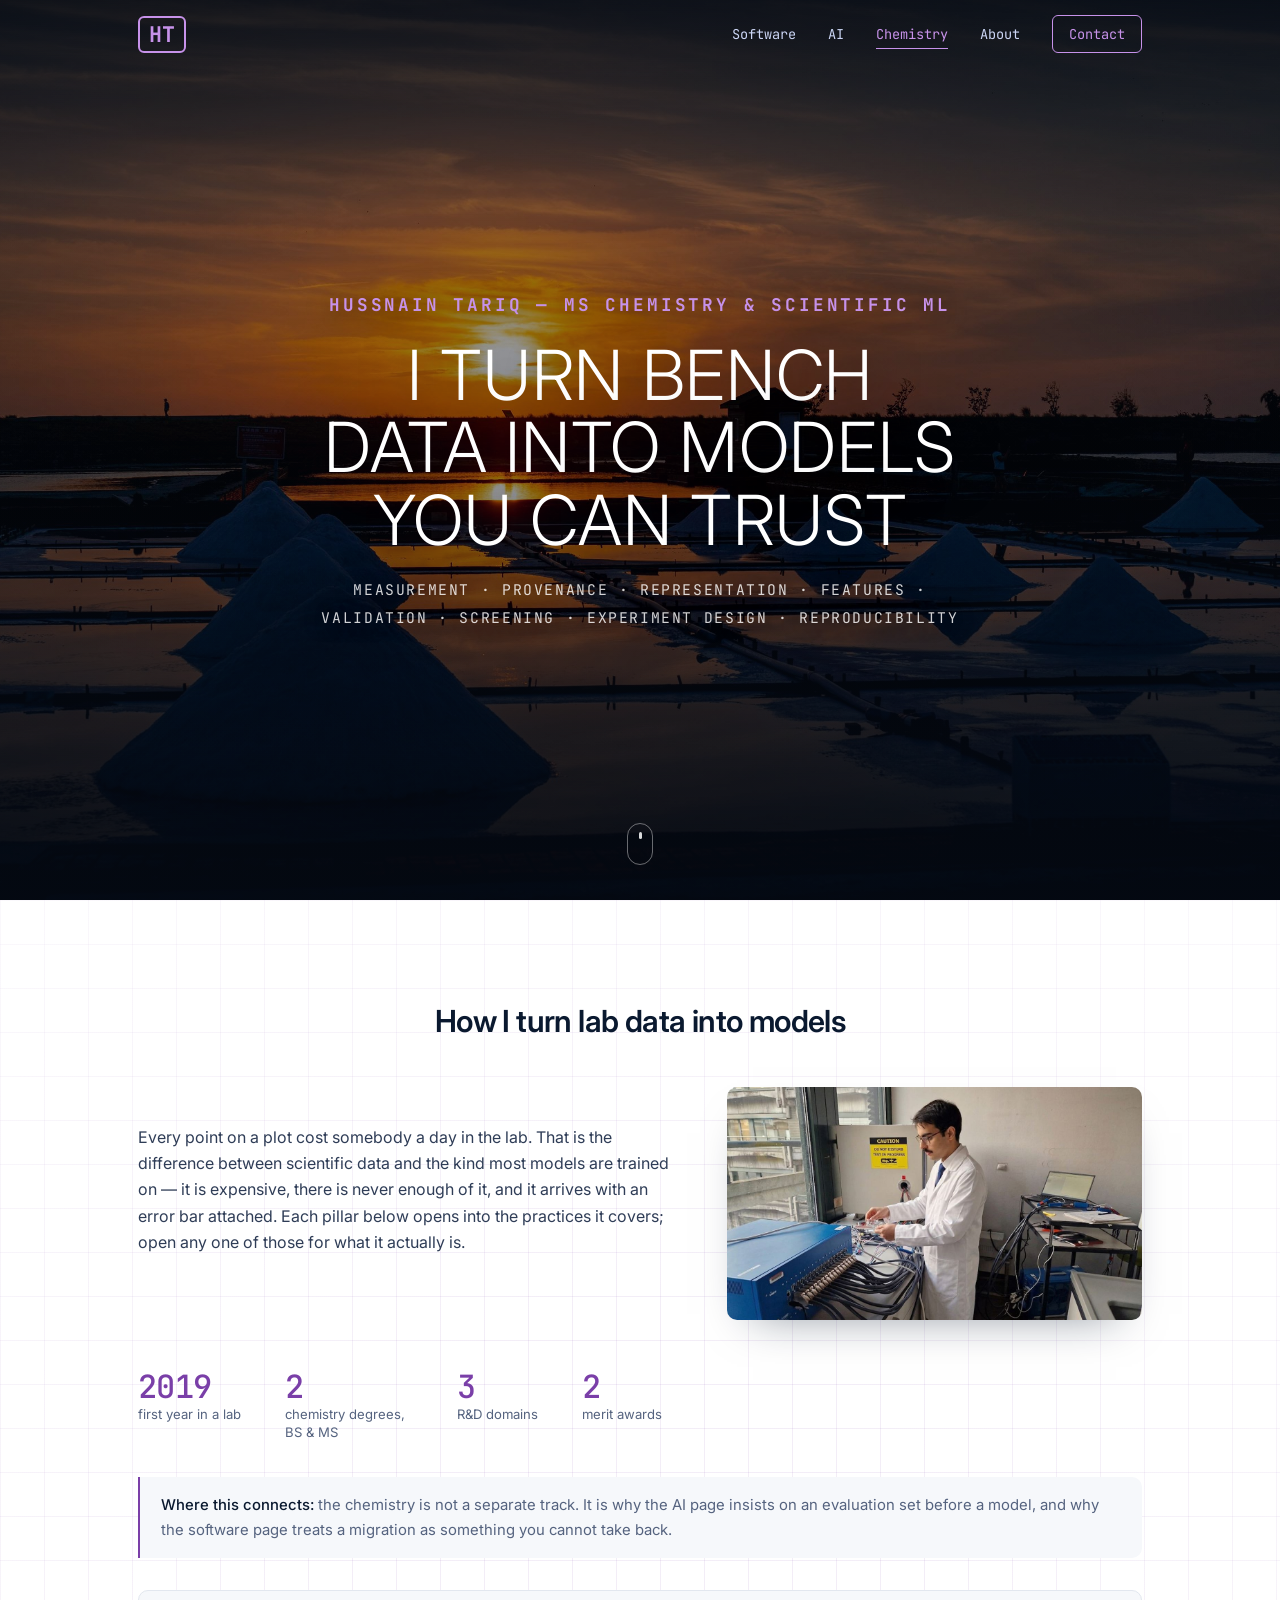
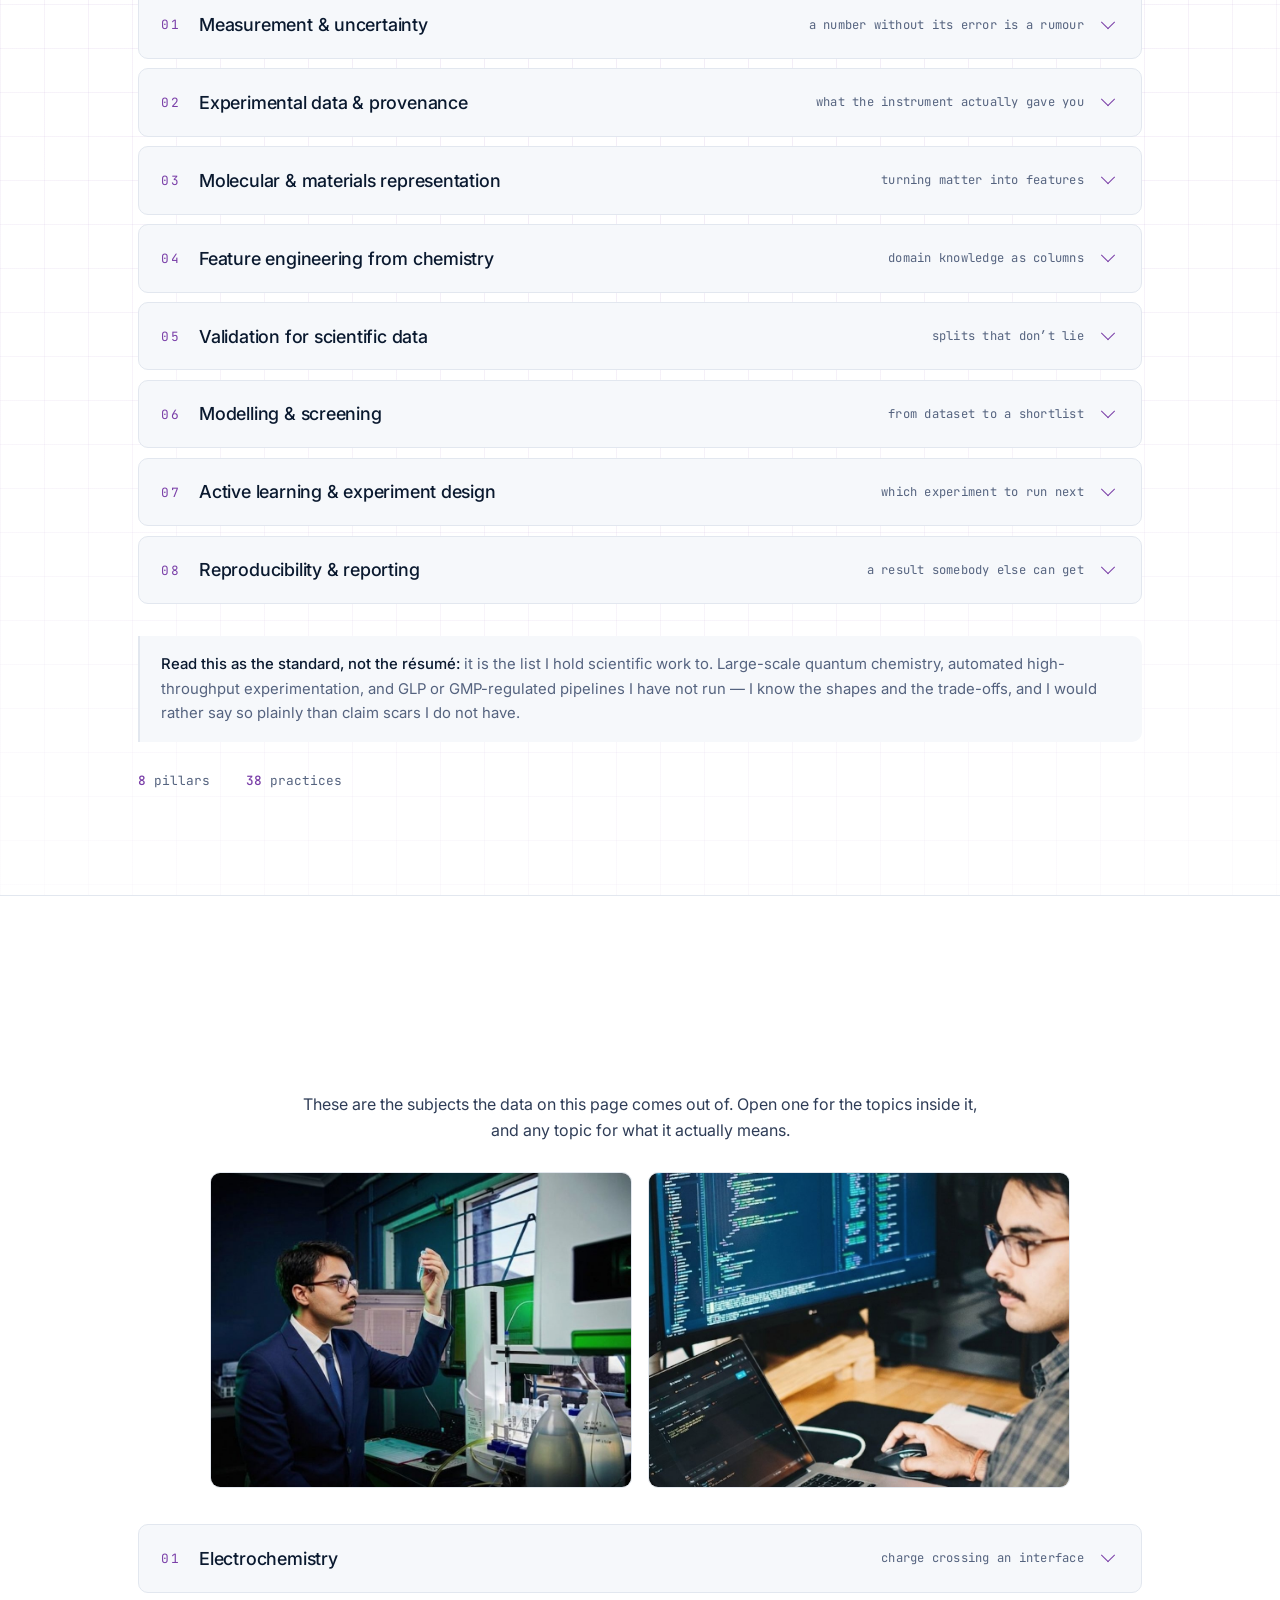
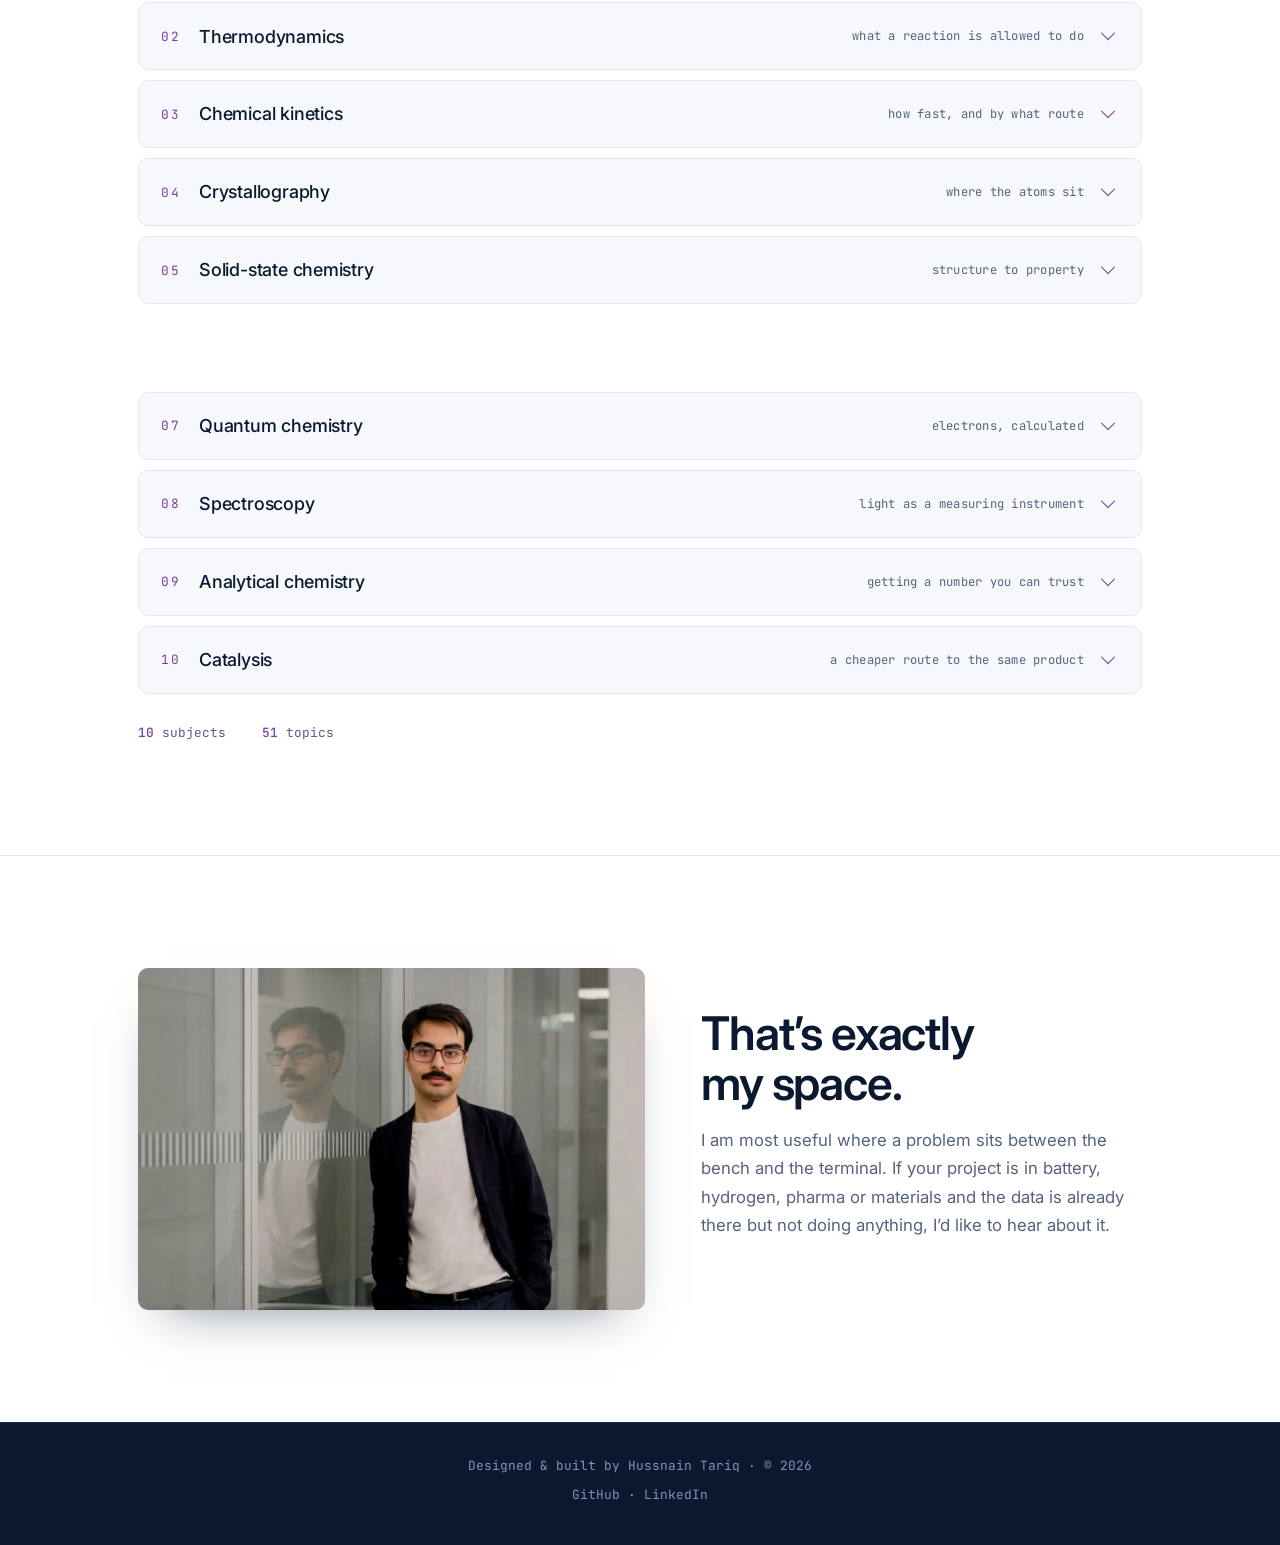
<file: chemistry.html>
<!DOCTYPE html>
<html lang="en">
<head>
<meta charset="UTF-8" />
<meta name="viewport" content="width=device-width, initial-scale=1" />
<title>Chemistry — Hussnain Tariq</title>
<meta name="description" content="Chemistry MS turned into production AI — battery materials, hydrogen systems, and drug-discovery R&amp;D data by Hussnain Tariq." />
<meta name="author" content="Hussnain Tariq" />
<meta name="theme-color" content="#0a192f" />
<link rel="canonical" href="https://hussnaintariq.vercel.app/chemistry" />

<meta property="og:type" content="website" />
<meta property="og:site_name" content="Hussnain Tariq" />
<meta property="og:title" content="Chemistry — Hussnain Tariq" />
<meta property="og:description" content="Where the science meets the code — battery, hydrogen, and pharmaceutical R&amp;D data turned into production ML models." />
<meta property="og:url" content="https://hussnaintariq.vercel.app/chemistry" />
<meta property="og:image" content="https://hussnaintariq.vercel.app/og.png" />
<meta property="og:image:width" content="1200" />
<meta property="og:image:height" content="630" />
<meta name="twitter:card" content="summary_large_image" />
<meta name="twitter:creator" content="@hussnaintari326" />

<link rel="icon" href="favicon.svg" type="image/svg+xml" />
<link rel="preload" as="image" href="hero-1.jpg" fetchpriority="high" />
<link rel="preconnect" href="https://fonts.googleapis.com" />
<link rel="preconnect" href="https://fonts.gstatic.com" crossorigin />
<link href="https://fonts.googleapis.com/css2?family=Inter:wght@400;500;600;700&family=JetBrains+Mono:wght@400;500;700&display=swap" rel="stylesheet" />
<link rel="stylesheet" href="styles.css" />
<script>document.documentElement.classList.add('js');</script>
</head>
<body class="page-chemistry">
<a class="skip" href="#main">Skip to content</a>

<header class="nav">
  <div class="nav-inner">
    <a class="brand" href="index.html" aria-label="Hussnain Tariq — home">HT</a>
    <nav aria-label="Primary">
      <ul class="nav-links" id="nav-links">
        <li><a href="software.html">Software</a></li>
        <li><a href="ai.html">AI</a></li>
        <li><a href="chemistry.html" aria-current="page">Chemistry</a></li>
        <li><a href="about.html">About</a></li>
        <li><a class="nav-cta" href="contact.html">Contact</a></li>
      </ul>
    </nav>
    <button class="menu-btn" aria-expanded="false" aria-controls="nav-links" aria-label="Open menu">
      <svg viewBox="0 0 24 24" fill="none" stroke="currentColor" stroke-width="2" stroke-linecap="round" aria-hidden="true"><line x1="4" y1="7" x2="20" y2="7"/><line x1="4" y1="12" x2="20" y2="12"/><line x1="4" y1="17" x2="20" y2="17"/></svg>
    </button>
  </div>
</header>

<main id="main">

  <!-- HERO — the same cinematic treatment and frames as the other pages.
       Photos: Timo Volz, Da Shika, Sascha Albert (Unsplash License). -->
  <section class="cinema" aria-labelledby="page-title">
    <div class="cinema__bg" aria-hidden="true">
      <div class="cinema__slide" style="--img:url('hero-1.jpg')"></div>
      <div class="cinema__slide" style="--img:url('hero-2.jpg')"></div>
      <div class="cinema__slide" style="--img:url('hero-3.jpg')"></div>
    </div>
    <div class="cinema__scrim" aria-hidden="true"></div>

    <div class="wrap cinema__inner">
      <p class="cinema__eyebrow reveal d2">Hussnain Tariq &mdash; MS Chemistry &amp; Scientific ML</p>
      <h1 id="page-title" class="cinema__title reveal d3">I turn bench data into models you can trust</h1>
      <p class="cinema__sub reveal d4">Measurement &middot; Provenance &middot; Representation &middot; Features &middot; Validation &middot; Screening &middot; Experiment design &middot; Reproducibility</p>
    </div>

    <a class="cinema__cue" href="#blueprint" aria-label="Scroll to content"><span aria-hidden="true"></span></a>
  </section>

  <!-- THE PILLARS — on a white band, collapsed into the same accordion the
       other discipline pages use. -->
  <section class="band band-light blueprint" id="blueprint" aria-labelledby="bp-title">
    <div class="wrap">
      <h2 class="band-head band-head--center reveal" id="bp-title">How I turn lab data into models</h2>

      <div class="ind-intro">
        <p class="lede reveal">
          Every point on a plot cost somebody a day in the lab. That is the difference between
          scientific data and the kind most models are trained on &mdash; it is expensive, there is
          never enough of it, and it arrives with an error bar attached. Each pillar below opens
          into the practices it covers; open any one of those for what it actually is.
        </p>

        <figure class="ind-photo reveal d2">
          <img src="industries-lab.jpg" width="1200" height="674" loading="lazy"
               alt="Hussnain Tariq wiring a multi-channel battery cycler to a thermal test chamber in a laboratory." />
        </figure>
      </div>

      <ul class="stats reveal">
        <li><b>2019</b><span>first year in a lab</span></li>
        <li><b>2</b><span>chemistry degrees, BS &amp; MS</span></li>
        <li><b>3</b><span>R&amp;D domains</span></li>
        <li><b>2</b><span>merit awards</span></li>
      </ul>

      <p class="note reveal">
        <strong>Where this connects:</strong> the chemistry is not a separate track. It is why the
        AI page insists on an evaluation set before a model, and why the software page treats a
        migration as something you cannot take back.
      </p>

      <div class="industries">
      <details class="ind reveal d1">
        <summary class="ind__head">
          <span class="ind__n">01</span>
          <span class="ind__name">Measurement &amp; uncertainty</span>
          <span class="ind__note">a number without its error is a rumour</span>
          <span class="ind__chev" aria-hidden="true"></span>
        </summary>
        <div class="ind__body">
          <div class="items">
          <details class="item">
            <summary class="item__head">
              <span class="item__name">Error propagation</span>
              <span class="item__chev" aria-hidden="true"></span>
            </summary>
            <p class="item__what">Carrying instrument and replicate error through every calculation, so the final figure arrives with a range rather than a false precision.</p>
          </details>
          <details class="item">
            <summary class="item__head">
              <span class="item__name">Replicates &amp; controls</span>
              <span class="item__chev" aria-hidden="true"></span>
            </summary>
            <p class="item__what">Running the same condition more than once, with a known control beside it, so a difference can be told apart from noise.</p>
          </details>
          <details class="item">
            <summary class="item__head">
              <span class="item__name">Detection limits</span>
              <span class="item__chev" aria-hidden="true"></span>
            </summary>
            <p class="item__what">Knowing the value below which the instrument is reporting its own noise, and refusing to model anything underneath it.</p>
          </details>
          <details class="item">
            <summary class="item__head">
              <span class="item__name">Calibration curves</span>
              <span class="item__chev" aria-hidden="true"></span>
            </summary>
            <p class="item__what">Relating instrument signal to real concentration through a fitted standard series, and re-running it when the instrument drifts.</p>
          </details>
          <details class="item">
            <summary class="item__head">
              <span class="item__name">Significant figures</span>
              <span class="item__chev" aria-hidden="true"></span>
            </summary>
            <p class="item__what">Reporting only the digits the measurement supports. A model that returns six of them is not more accurate, only less honest.</p>
          </details>
          </div>
        </div>
      </details>

      <details class="ind reveal d1">
        <summary class="ind__head">
          <span class="ind__n">02</span>
          <span class="ind__name">Experimental data &amp; provenance</span>
          <span class="ind__note">what the instrument actually gave you</span>
          <span class="ind__chev" aria-hidden="true"></span>
        </summary>
        <div class="ind__body">
          <div class="items">
          <details class="item">
            <summary class="item__head">
              <span class="item__name">Instrument exports</span>
              <span class="item__chev" aria-hidden="true"></span>
            </summary>
            <p class="item__what">Getting data out of whatever format the instrument writes, without losing the metadata attached to it on the way.</p>
          </details>
          <details class="item">
            <summary class="item__head">
              <span class="item__name">Run &amp; batch metadata</span>
              <span class="item__chev" aria-hidden="true"></span>
            </summary>
            <p class="item__what">Recording which instrument, which operator, which day, which batch &mdash; because those are the confounders that surface later.</p>
          </details>
          <details class="item">
            <summary class="item__head">
              <span class="item__name">Unit normalisation</span>
              <span class="item__chev" aria-hidden="true"></span>
            </summary>
            <p class="item__what">Putting everything into one unit system before anything is compared. A large share of scientific data bugs are unit bugs.</p>
          </details>
          <details class="item">
            <summary class="item__head">
              <span class="item__name">Outlier triage</span>
              <span class="item__chev" aria-hidden="true"></span>
            </summary>
            <p class="item__what">Deciding whether a strange point is a failed measurement or a real result by going back to the run, not by reaching for a statistical rule.</p>
          </details>
          <details class="item">
            <summary class="item__head">
              <span class="item__name">Dataset versioning</span>
              <span class="item__chev" aria-hidden="true"></span>
            </summary>
            <p class="item__what">Pinning the exact dataset behind a figure, so a result from six months ago can be reproduced rather than approximately recalled.</p>
          </details>
          </div>
        </div>
      </details>

      <details class="ind reveal d2">
        <summary class="ind__head">
          <span class="ind__n">03</span>
          <span class="ind__name">Molecular &amp; materials representation</span>
          <span class="ind__note">turning matter into features</span>
          <span class="ind__chev" aria-hidden="true"></span>
        </summary>
        <div class="ind__body">
          <div class="items">
          <details class="item">
            <summary class="item__head">
              <span class="item__name">SMILES &amp; molecular graphs</span>
              <span class="item__chev" aria-hidden="true"></span>
            </summary>
            <p class="item__what">Representing a molecule as a string or a graph a model can read, canonicalised so the same molecule has exactly one form.</p>
          </details>
          <details class="item">
            <summary class="item__head">
              <span class="item__name">Molecular descriptors</span>
              <span class="item__chev" aria-hidden="true"></span>
            </summary>
            <p class="item__what">Computed physicochemical properties &mdash; mass, logP, polar surface area, atom counts &mdash; as the tabular features a classical model needs.</p>
          </details>
          <details class="item">
            <summary class="item__head">
              <span class="item__name">Fingerprints</span>
              <span class="item__chev" aria-hidden="true"></span>
            </summary>
            <p class="item__what">Encoding which substructures are present as a bit vector, which is what similarity search and most screening models actually run on.</p>
          </details>
          <details class="item">
            <summary class="item__head">
              <span class="item__name">Composition &amp; structure features</span>
              <span class="item__chev" aria-hidden="true"></span>
            </summary>
            <p class="item__what">For materials: stoichiometry, crystal structure and processing conditions turned into columns rather than left in the method section.</p>
          </details>
          <details class="item">
            <summary class="item__head">
              <span class="item__name">Standardisation</span>
              <span class="item__chev" aria-hidden="true"></span>
            </summary>
            <p class="item__what">Salts stripped, tautomers and charge states resolved, so two records of one compound do not enter the dataset as two compounds.</p>
          </details>
          </div>
        </div>
      </details>

      <details class="ind reveal d2">
        <summary class="ind__head">
          <span class="ind__n">04</span>
          <span class="ind__name">Feature engineering from chemistry</span>
          <span class="ind__note">domain knowledge as columns</span>
          <span class="ind__chev" aria-hidden="true"></span>
        </summary>
        <div class="ind__body">
          <div class="items">
          <details class="item">
            <summary class="item__head">
              <span class="item__name">Physically meaningful features</span>
              <span class="item__chev" aria-hidden="true"></span>
            </summary>
            <p class="item__what">Building the features the underlying chemistry says should matter, rather than throwing every computable descriptor at the model and hoping.</p>
          </details>
          <details class="item">
            <summary class="item__head">
              <span class="item__name">Derived rates &amp; slopes</span>
              <span class="item__chev" aria-hidden="true"></span>
            </summary>
            <p class="item__what">Turning a time series into the quantity that carries the signal &mdash; a capacity fade slope, a rate constant, a degradation rate.</p>
          </details>
          <details class="item">
            <summary class="item__head">
              <span class="item__name">Condition encoding</span>
              <span class="item__chev" aria-hidden="true"></span>
            </summary>
            <p class="item__what">Temperature, C-rate, pH, pressure and solvent captured as features, because a result only means anything alongside the conditions that produced it.</p>
          </details>
          <details class="item">
            <summary class="item__head">
              <span class="item__name">Correlated feature pruning</span>
              <span class="item__chev" aria-hidden="true"></span>
            </summary>
            <p class="item__what">Removing descriptors that measure the same thing, so importance stays readable and the model is not counting one property five times.</p>
          </details>
          </div>
        </div>
      </details>

      <details class="ind reveal d3">
        <summary class="ind__head">
          <span class="ind__n">05</span>
          <span class="ind__name">Validation for scientific data</span>
          <span class="ind__note">splits that don&rsquo;t lie</span>
          <span class="ind__chev" aria-hidden="true"></span>
        </summary>
        <div class="ind__body">
          <div class="items">
          <details class="item">
            <summary class="item__head">
              <span class="item__name">Scaffold &amp; cluster splits</span>
              <span class="item__chev" aria-hidden="true"></span>
            </summary>
            <p class="item__what">Splitting by molecular scaffold or material family rather than at random, so the test set is genuinely new chemistry instead of near-duplicates.</p>
          </details>
          <details class="item">
            <summary class="item__head">
              <span class="item__name">Grouped splits</span>
              <span class="item__chev" aria-hidden="true"></span>
            </summary>
            <p class="item__what">Keeping every measurement from one batch, cell or plate on the same side of the split, so a batch effect cannot leak the answer across.</p>
          </details>
          <details class="item">
            <summary class="item__head">
              <span class="item__name">Temporal splits</span>
              <span class="item__chev" aria-hidden="true"></span>
            </summary>
            <p class="item__what">Training on earlier experiments and testing on later ones, because that is the order in which the model will actually be used.</p>
          </details>
          <details class="item">
            <summary class="item__head">
              <span class="item__name">Applicability domain</span>
              <span class="item__chev" aria-hidden="true"></span>
            </summary>
            <p class="item__what">Stating where the model is allowed to be trusted, and having it decline rather than extrapolate outside the chemistry it was shown.</p>
          </details>
          <details class="item">
            <summary class="item__head">
              <span class="item__name">Uncertainty on predictions</span>
              <span class="item__chev" aria-hidden="true"></span>
            </summary>
            <p class="item__what">Every prediction carrying a confidence, so a screening list can be ordered by expected value rather than by point estimate alone.</p>
          </details>
          </div>
        </div>
      </details>

      <details class="ind reveal d3">
        <summary class="ind__head">
          <span class="ind__n">06</span>
          <span class="ind__name">Modelling &amp; screening</span>
          <span class="ind__note">from dataset to a shortlist</span>
          <span class="ind__chev" aria-hidden="true"></span>
        </summary>
        <div class="ind__body">
          <div class="items">
          <details class="item">
            <summary class="item__head">
              <span class="item__name">Baselines from chemistry</span>
              <span class="item__chev" aria-hidden="true"></span>
            </summary>
            <p class="item__what">A physical or rule-based estimate first, because a model that cannot beat a known correlation has not added anything yet.</p>
          </details>
          <details class="item">
            <summary class="item__head">
              <span class="item__name">Property prediction</span>
              <span class="item__chev" aria-hidden="true"></span>
            </summary>
            <p class="item__what">Regression or classification on a measured property &mdash; solubility, capacity, activity &mdash; with the error bar carried through to the output.</p>
          </details>
          <details class="item">
            <summary class="item__head">
              <span class="item__name">Virtual screening</span>
              <span class="item__chev" aria-hidden="true"></span>
            </summary>
            <p class="item__what">Ranking a large candidate library so the lab tests the top of a list instead of a random slice of it.</p>
          </details>
          <details class="item">
            <summary class="item__head">
              <span class="item__name">Small-data methods</span>
              <span class="item__chev" aria-hidden="true"></span>
            </summary>
            <p class="item__what">Techniques that work at a few hundred points, because that is what a real lab produces &mdash; regularisation, priors, and transfer from related tasks.</p>
          </details>
          <details class="item">
            <summary class="item__head">
              <span class="item__name">Interpretability</span>
              <span class="item__chev" aria-hidden="true"></span>
            </summary>
            <p class="item__what">Being able to point at which descriptors drove a prediction, so a chemist can agree with it or argue with it.</p>
          </details>
          </div>
        </div>
      </details>

      <details class="ind reveal d4">
        <summary class="ind__head">
          <span class="ind__n">07</span>
          <span class="ind__name">Active learning &amp; experiment design</span>
          <span class="ind__note">which experiment to run next</span>
          <span class="ind__chev" aria-hidden="true"></span>
        </summary>
        <div class="ind__body">
          <div class="items">
          <details class="item">
            <summary class="item__head">
              <span class="item__name">Acquisition strategy</span>
              <span class="item__chev" aria-hidden="true"></span>
            </summary>
            <p class="item__what">Choosing the next experiments by expected information gain rather than by best predicted value, so the model keeps learning instead of confirming itself.</p>
          </details>
          <details class="item">
            <summary class="item__head">
              <span class="item__name">Exploration vs exploitation</span>
              <span class="item__chev" aria-hidden="true"></span>
            </summary>
            <p class="item__what">Balancing candidates that look good against candidates the model is unsure about &mdash; deliberately, with a stated ratio, not by accident.</p>
          </details>
          <details class="item">
            <summary class="item__head">
              <span class="item__name">Design of experiments</span>
              <span class="item__chev" aria-hidden="true"></span>
            </summary>
            <p class="item__what">Varying conditions on a designed grid instead of one factor at a time, so interactions become visible within the same number of runs.</p>
          </details>
          <details class="item">
            <summary class="item__head">
              <span class="item__name">Closing the loop</span>
              <span class="item__chev" aria-hidden="true"></span>
            </summary>
            <p class="item__what">Feeding measured results back as labelled data, so every round of experiments makes the next round of predictions better.</p>
          </details>
          </div>
        </div>
      </details>

      <details class="ind reveal d4">
        <summary class="ind__head">
          <span class="ind__n">08</span>
          <span class="ind__name">Reproducibility &amp; reporting</span>
          <span class="ind__note">a result somebody else can get</span>
          <span class="ind__chev" aria-hidden="true"></span>
        </summary>
        <div class="ind__body">
          <div class="items">
          <details class="item">
            <summary class="item__head">
              <span class="item__name">Notebook to pipeline</span>
              <span class="item__chev" aria-hidden="true"></span>
            </summary>
            <p class="item__what">Moving analysis out of an ad-hoc notebook into a script that runs the same way twice, in the same order, from the same inputs.</p>
          </details>
          <details class="item">
            <summary class="item__head">
              <span class="item__name">Pinned environments</span>
              <span class="item__chev" aria-hidden="true"></span>
            </summary>
            <p class="item__what">Fixed dependency versions and fixed seeds, so a rerun produces the same numbers on a different machine a year later.</p>
          </details>
          <details class="item">
            <summary class="item__head">
              <span class="item__name">Figures from code</span>
              <span class="item__chev" aria-hidden="true"></span>
            </summary>
            <p class="item__what">Every plot regenerated from the data by a script, so a figure and the numbers behind it cannot quietly drift apart.</p>
          </details>
          <details class="item">
            <summary class="item__head">
              <span class="item__name">Reporting negatives</span>
              <span class="item__chev" aria-hidden="true"></span>
            </summary>
            <p class="item__what">Recording what did not work. In R&amp;D that is half the information, and it is almost never written down.</p>
          </details>
          <details class="item">
            <summary class="item__head">
              <span class="item__name">Audit trail</span>
              <span class="item__chev" aria-hidden="true"></span>
            </summary>
            <p class="item__what">Who changed what and when, so a result that ends up in a decision can be traced back to the run that produced it.</p>
          </details>
          </div>
        </div>
      </details>
      </div>

      <p class="note note--honest reveal">
        <strong>Read this as the standard, not the r&eacute;sum&eacute;:</strong> it is the list I
        hold scientific work to. Large-scale quantum chemistry, automated high-throughput
        experimentation, and GLP or GMP-regulated pipelines I have not run &mdash; I know the
        shapes and the trade-offs, and I would rather say so plainly than claim scars I do not
        have.
      </p>

      <p class="bp-count reveal">
        <span><b>8</b> pillars</span><span><b>38</b> practices</span>
      </p>
    </div>
  </section>

  <!-- Subjects — the chemistry the rest of the page is built on, in the same
       two-level accordion the pillars use. -->
  <section class="band band-light band-light--next" aria-labelledby="subj-title">
    <div class="wrap">
    <h2 class="band-head band-head--center reveal" id="subj-title">Subjects</h2>
    <p class="lede lede--center reveal">
      These are the subjects the data on this page comes out of. Open one for the topics inside it,
      and any topic for what it actually means.
    </p>

    <div class="atwork atwork--center">
      <figure class="reveal d1">
        <img src="about-portrait.jpg" width="1100" height="734" loading="lazy"
             alt="Hussnain Tariq holding a sample vial beside analytical instrumentation in a laboratory." />
      </figure>
      <figure class="reveal d2">
        <img src="work-desk.jpg" width="1000" height="750" loading="lazy"
             alt="Hussnain Tariq working across a laptop and an external monitor full of code." />
      </figure>
    </div>

    <div class="industries">
      <details class="ind reveal d1">
        <summary class="ind__head">
          <span class="ind__n">01</span>
          <span class="ind__name">Electrochemistry</span>
          <span class="ind__note">charge crossing an interface</span>
          <span class="ind__chev" aria-hidden="true"></span>
        </summary>
        <div class="ind__body">
          <div class="items">
          <details class="item">
            <summary class="item__head">
              <span class="item__name">Redox reactions</span>
              <span class="item__chev" aria-hidden="true"></span>
            </summary>
            <p class="item__what">Reactions where electrons transfer between species &mdash; one oxidised, one reduced. The electron count is what makes the equation balance.</p>
          </details>
          <details class="item">
            <summary class="item__head">
              <span class="item__name">Nernst equation</span>
              <span class="item__chev" aria-hidden="true"></span>
            </summary>
            <p class="item__what">The relationship between a cell&rsquo;s voltage and the concentrations inside it, which is why a battery&rsquo;s voltage falls as it discharges.</p>
          </details>
          <details class="item">
            <summary class="item__head">
              <span class="item__name">Electrode kinetics</span>
              <span class="item__chev" aria-hidden="true"></span>
            </summary>
            <p class="item__what">How fast charge actually crosses the electrode surface, described by overpotential and exchange current rather than by thermodynamics alone.</p>
          </details>
          <details class="item">
            <summary class="item__head">
              <span class="item__name">Cyclic voltammetry</span>
              <span class="item__chev" aria-hidden="true"></span>
            </summary>
            <p class="item__what">Sweeping the potential back and forth while recording current, so redox processes appear as peaks whose shape says how reversible they are.</p>
          </details>
          <details class="item">
            <summary class="item__head">
              <span class="item__name">Impedance spectroscopy</span>
              <span class="item__chev" aria-hidden="true"></span>
            </summary>
            <p class="item__what">A small AC signal applied across frequencies, separating resistance, charge transfer and diffusion &mdash; which a single DC measurement cannot tell apart.</p>
          </details>
          <details class="item">
            <summary class="item__head">
              <span class="item__name">Electrolytes</span>
              <span class="item__chev" aria-hidden="true"></span>
            </summary>
            <p class="item__what">The ion-conducting medium between electrodes. Its stability window sets the voltage a cell can reach before the electrolyte starts decomposing itself.</p>
          </details>
          </div>
        </div>
      </details>

      <details class="ind reveal d1">
        <summary class="ind__head">
          <span class="ind__n">02</span>
          <span class="ind__name">Thermodynamics</span>
          <span class="ind__note">what a reaction is allowed to do</span>
          <span class="ind__chev" aria-hidden="true"></span>
        </summary>
        <div class="ind__body">
          <div class="items">
          <details class="item">
            <summary class="item__head">
              <span class="item__name">Gibbs free energy</span>
              <span class="item__chev" aria-hidden="true"></span>
            </summary>
            <p class="item__what">Whether a reaction can happen at all, combining enthalpy and entropy at a temperature. Negative means spontaneous &mdash; and says nothing about how fast.</p>
          </details>
          <details class="item">
            <summary class="item__head">
              <span class="item__name">Enthalpy &amp; entropy</span>
              <span class="item__chev" aria-hidden="true"></span>
            </summary>
            <p class="item__what">Heat exchanged, and how many ways a system can arrange itself. Together they set direction; separately they explain why heating can reverse it.</p>
          </details>
          <details class="item">
            <summary class="item__head">
              <span class="item__name">Phase equilibria</span>
              <span class="item__chev" aria-hidden="true"></span>
            </summary>
            <p class="item__what">Which phases coexist at a given temperature and pressure, and where the boundaries sit &mdash; the map behind every phase diagram.</p>
          </details>
          <details class="item">
            <summary class="item__head">
              <span class="item__name">Equilibrium constants</span>
              <span class="item__chev" aria-hidden="true"></span>
            </summary>
            <p class="item__what">The ratio of products to reactants a reaction settles at, and how that ratio shifts when concentration, pressure or temperature changes.</p>
          </details>
          <details class="item">
            <summary class="item__head">
              <span class="item__name">Electrochemical potential</span>
              <span class="item__chev" aria-hidden="true"></span>
            </summary>
            <p class="item__what">Free energy per particle including the electrical term &mdash; what actually drives ions across a membrane or an electrode interface.</p>
          </details>
          </div>
        </div>
      </details>

      <details class="ind reveal d2">
        <summary class="ind__head">
          <span class="ind__n">03</span>
          <span class="ind__name">Chemical kinetics</span>
          <span class="ind__note">how fast, and by what route</span>
          <span class="ind__chev" aria-hidden="true"></span>
        </summary>
        <div class="ind__body">
          <div class="items">
          <details class="item">
            <summary class="item__head">
              <span class="item__name">Rate laws</span>
              <span class="item__chev" aria-hidden="true"></span>
            </summary>
            <p class="item__what">How reaction rate depends on concentration. Determined by experiment, never read off the balanced equation.</p>
          </details>
          <details class="item">
            <summary class="item__head">
              <span class="item__name">Reaction order</span>
              <span class="item__chev" aria-hidden="true"></span>
            </summary>
            <p class="item__what">The exponent on each concentration in the rate law, which points at how many species take part in the slow step.</p>
          </details>
          <details class="item">
            <summary class="item__head">
              <span class="item__name">Arrhenius behaviour</span>
              <span class="item__chev" aria-hidden="true"></span>
            </summary>
            <p class="item__what">Rate against temperature, giving the activation energy &mdash; the barrier a reaction has to clear before it can proceed at all.</p>
          </details>
          <details class="item">
            <summary class="item__head">
              <span class="item__name">Reaction mechanisms</span>
              <span class="item__chev" aria-hidden="true"></span>
            </summary>
            <p class="item__what">The sequence of elementary steps behind one overall equation, and which of those steps is rate-determining.</p>
          </details>
          <details class="item">
            <summary class="item__head">
              <span class="item__name">Catalytic cycles</span>
              <span class="item__chev" aria-hidden="true"></span>
            </summary>
            <p class="item__what">The loop a catalyst travels, regenerating itself each turn &mdash; and the step where it gets stuck when the cycle slows down.</p>
          </details>
          </div>
        </div>
      </details>

      <details class="ind reveal d2">
        <summary class="ind__head">
          <span class="ind__n">04</span>
          <span class="ind__name">Crystallography</span>
          <span class="ind__note">where the atoms sit</span>
          <span class="ind__chev" aria-hidden="true"></span>
        </summary>
        <div class="ind__body">
          <div class="items">
          <details class="item">
            <summary class="item__head">
              <span class="item__name">Unit cells &amp; lattices</span>
              <span class="item__chev" aria-hidden="true"></span>
            </summary>
            <p class="item__what">The smallest repeating box that generates the whole crystal, described by its edge lengths and the angles between them.</p>
          </details>
          <details class="item">
            <summary class="item__head">
              <span class="item__name">Space groups</span>
              <span class="item__chev" aria-hidden="true"></span>
            </summary>
            <p class="item__what">The full set of symmetry operations a crystal obeys, which constrains what its diffraction pattern is allowed to look like.</p>
          </details>
          <details class="item">
            <summary class="item__head">
              <span class="item__name">X-ray diffraction</span>
              <span class="item__chev" aria-hidden="true"></span>
            </summary>
            <p class="item__what">Firing X-rays at a crystal and reading the angles they scatter at, because those angles encode the spacing between planes of atoms.</p>
          </details>
          <details class="item">
            <summary class="item__head">
              <span class="item__name">Bragg&rsquo;s law</span>
              <span class="item__chev" aria-hidden="true"></span>
            </summary>
            <p class="item__what">The condition for constructive interference in diffraction, which converts a measured angle directly into a lattice spacing.</p>
          </details>
          <details class="item">
            <summary class="item__head">
              <span class="item__name">Rietveld refinement</span>
              <span class="item__chev" aria-hidden="true"></span>
            </summary>
            <p class="item__what">Fitting a whole calculated pattern to the measured one, so phase fractions and lattice parameters come out with uncertainties attached.</p>
          </details>
          </div>
        </div>
      </details>

      <details class="ind reveal d3">
        <summary class="ind__head">
          <span class="ind__n">05</span>
          <span class="ind__name">Solid-state chemistry</span>
          <span class="ind__note">structure to property</span>
          <span class="ind__chev" aria-hidden="true"></span>
        </summary>
        <div class="ind__body">
          <div class="items">
          <details class="item">
            <summary class="item__head">
              <span class="item__name">Crystal defects</span>
              <span class="item__chev" aria-hidden="true"></span>
            </summary>
            <p class="item__what">Vacancies, interstitials and dislocations. In a battery electrode these are not flaws &mdash; they are frequently the paths the ions actually move along.</p>
          </details>
          <details class="item">
            <summary class="item__head">
              <span class="item__name">Band structure</span>
              <span class="item__chev" aria-hidden="true"></span>
            </summary>
            <p class="item__what">How electron energy levels spread into bands in a solid, which is the difference between a metal, a semiconductor and an insulator.</p>
          </details>
          <details class="item">
            <summary class="item__head">
              <span class="item__name">Ionic conductivity</span>
              <span class="item__chev" aria-hidden="true"></span>
            </summary>
            <p class="item__what">How readily ions migrate through a solid, which decides whether a material can serve as a solid electrolyte at all.</p>
          </details>
          <details class="item">
            <summary class="item__head">
              <span class="item__name">Solid solutions &amp; doping</span>
              <span class="item__chev" aria-hidden="true"></span>
            </summary>
            <p class="item__what">Substituting one element for another in a lattice to tune conductivity, stability or capacity without changing the underlying structure.</p>
          </details>
          <details class="item">
            <summary class="item__head">
              <span class="item__name">Intercalation</span>
              <span class="item__chev" aria-hidden="true"></span>
            </summary>
            <p class="item__what">Ions inserting reversibly between layers of a host structure without breaking it &mdash; the mechanism a lithium-ion cathode runs on.</p>
          </details>
          </div>
        </div>
      </details>

      <details class="ind reveal d3">
        <summary class="ind__head">
          <span class="ind__n">06</span>
          <span class="ind__name">Surface chemistry</span>
          <span class="ind__note">where two phases meet</span>
          <span class="ind__chev" aria-hidden="true"></span>
        </summary>
        <div class="ind__body">
          <div class="items">
          <details class="item">
            <summary class="item__head">
              <span class="item__name">Adsorption isotherms</span>
              <span class="item__chev" aria-hidden="true"></span>
            </summary>
            <p class="item__what">How much of a species sticks to a surface at a given pressure or concentration. Langmuir and BET describe the common cases.</p>
          </details>
          <details class="item">
            <summary class="item__head">
              <span class="item__name">Surface area &amp; porosity</span>
              <span class="item__chev" aria-hidden="true"></span>
            </summary>
            <p class="item__what">Measured area per gram and the pore size distribution behind it, which sets how much of a catalyst or sorbent is actually reachable.</p>
          </details>
          <details class="item">
            <summary class="item__head">
              <span class="item__name">Active sites</span>
              <span class="item__chev" aria-hidden="true"></span>
            </summary>
            <p class="item__what">The specific locations on a surface where reaction happens &mdash; usually a small fraction of the total area, and the fraction that matters.</p>
          </details>
          <details class="item">
            <summary class="item__head">
              <span class="item__name">Catalyst poisoning</span>
              <span class="item__chev" aria-hidden="true"></span>
            </summary>
            <p class="item__what">A species binding to active sites strongly enough to block them, which is why a catalyst that worked yesterday may not work today.</p>
          </details>
          <details class="item">
            <summary class="item__head">
              <span class="item__name">Interfacial layers</span>
              <span class="item__chev" aria-hidden="true"></span>
            </summary>
            <p class="item__what">Films that form where electrode meets electrolyte. The SEI in a lithium cell both protects the cell and slowly consumes it.</p>
          </details>
          </div>
        </div>
      </details>

      <details class="ind reveal d4">
        <summary class="ind__head">
          <span class="ind__n">07</span>
          <span class="ind__name">Quantum chemistry</span>
          <span class="ind__note">electrons, calculated</span>
          <span class="ind__chev" aria-hidden="true"></span>
        </summary>
        <div class="ind__body">
          <div class="items">
          <details class="item">
            <summary class="item__head">
              <span class="item__name">Schr&ouml;dinger equation</span>
              <span class="item__chev" aria-hidden="true"></span>
            </summary>
            <p class="item__what">The equation whose solutions describe the electrons in a molecule. Solved exactly for hydrogen, approximated for everything else.</p>
          </details>
          <details class="item">
            <summary class="item__head">
              <span class="item__name">Molecular orbitals</span>
              <span class="item__chev" aria-hidden="true"></span>
            </summary>
            <p class="item__what">Atomic orbitals combined into orbitals spanning the whole molecule, which is where bonding, antibonding and reactivity come from.</p>
          </details>
          <details class="item">
            <summary class="item__head">
              <span class="item__name">Density functional theory</span>
              <span class="item__chev" aria-hidden="true"></span>
            </summary>
            <p class="item__what">Computing electronic structure from electron density rather than the full wavefunction &mdash; the approximation that makes real molecules tractable.</p>
          </details>
          <details class="item">
            <summary class="item__head">
              <span class="item__name">Basis sets</span>
              <span class="item__chev" aria-hidden="true"></span>
            </summary>
            <p class="item__what">The functions used to build the orbitals. Larger is more accurate and much slower, and the choice has to be reported alongside the result.</p>
          </details>
          <details class="item">
            <summary class="item__head">
              <span class="item__name">Computed properties</span>
              <span class="item__chev" aria-hidden="true"></span>
            </summary>
            <p class="item__what">Geometries, energies, vibrational frequencies and reaction barriers produced by calculation &mdash; and then checked against measurement.</p>
          </details>
          </div>
        </div>
      </details>

      <details class="ind reveal d4">
        <summary class="ind__head">
          <span class="ind__n">08</span>
          <span class="ind__name">Spectroscopy</span>
          <span class="ind__note">light as a measuring instrument</span>
          <span class="ind__chev" aria-hidden="true"></span>
        </summary>
        <div class="ind__body">
          <div class="items">
          <details class="item">
            <summary class="item__head">
              <span class="item__name">UV-Vis</span>
              <span class="item__chev" aria-hidden="true"></span>
            </summary>
            <p class="item__what">Absorption of ultraviolet and visible light by electronic transitions, and the concentration measurement the Beer-Lambert relation gets from it.</p>
          </details>
          <details class="item">
            <summary class="item__head">
              <span class="item__name">Infrared &amp; Raman</span>
              <span class="item__chev" aria-hidden="true"></span>
            </summary>
            <p class="item__what">Vibrational spectroscopy: which bonds are present, and how their environment has changed, read from where the peaks sit and how they shift.</p>
          </details>
          <details class="item">
            <summary class="item__head">
              <span class="item__name">NMR</span>
              <span class="item__chev" aria-hidden="true"></span>
            </summary>
            <p class="item__what">Nuclear magnetic resonance &mdash; atomic connectivity and chemical environment, and the standard way a molecular structure gets confirmed.</p>
          </details>
          <details class="item">
            <summary class="item__head">
              <span class="item__name">Mass spectrometry</span>
              <span class="item__chev" aria-hidden="true"></span>
            </summary>
            <p class="item__what">Separating ions by mass-to-charge for molecular weight, and reading the fragments for structural information.</p>
          </details>
          <details class="item">
            <summary class="item__head">
              <span class="item__name">XPS</span>
              <span class="item__chev" aria-hidden="true"></span>
            </summary>
            <p class="item__what">X-ray photoelectron spectroscopy: which elements are at a surface and in what oxidation state &mdash; in the top few nanometres only.</p>
          </details>
          </div>
        </div>
      </details>

      <details class="ind reveal d5">
        <summary class="ind__head">
          <span class="ind__n">09</span>
          <span class="ind__name">Analytical chemistry</span>
          <span class="ind__note">getting a number you can trust</span>
          <span class="ind__chev" aria-hidden="true"></span>
        </summary>
        <div class="ind__body">
          <div class="items">
          <details class="item">
            <summary class="item__head">
              <span class="item__name">Chromatography</span>
              <span class="item__chev" aria-hidden="true"></span>
            </summary>
            <p class="item__what">Separating a mixture by how strongly each component interacts with a stationary phase, so each can be measured on its own.</p>
          </details>
          <details class="item">
            <summary class="item__head">
              <span class="item__name">Titration</span>
              <span class="item__chev" aria-hidden="true"></span>
            </summary>
            <p class="item__what">Adding a reagent of known concentration until the reaction completes, which turns a measured volume into a concentration.</p>
          </details>
          <details class="item">
            <summary class="item__head">
              <span class="item__name">Calibration &amp; standards</span>
              <span class="item__chev" aria-hidden="true"></span>
            </summary>
            <p class="item__what">Relating instrument signal to real quantity through samples of known value, and re-running it as the instrument drifts.</p>
          </details>
          <details class="item">
            <summary class="item__head">
              <span class="item__name">Detection &amp; quantification limits</span>
              <span class="item__chev" aria-hidden="true"></span>
            </summary>
            <p class="item__what">The smallest amount that can be seen, and the smallest that can be reported as a number. Those are two different thresholds.</p>
          </details>
          <details class="item">
            <summary class="item__head">
              <span class="item__name">Sample preparation</span>
              <span class="item__chev" aria-hidden="true"></span>
            </summary>
            <p class="item__what">Everything done to a sample before it reaches the instrument. Most analytical error is created here rather than during the measurement itself.</p>
          </details>
          </div>
        </div>
      </details>

      <details class="ind reveal d5">
        <summary class="ind__head">
          <span class="ind__n">10</span>
          <span class="ind__name">Catalysis</span>
          <span class="ind__note">a cheaper route to the same product</span>
          <span class="ind__chev" aria-hidden="true"></span>
        </summary>
        <div class="ind__body">
          <div class="items">
          <details class="item">
            <summary class="item__head">
              <span class="item__name">Homogeneous catalysis</span>
              <span class="item__chev" aria-hidden="true"></span>
            </summary>
            <p class="item__what">Catalyst in the same phase as the reactants. Highly selective and well understood, and awkward to separate from the product afterwards.</p>
          </details>
          <details class="item">
            <summary class="item__head">
              <span class="item__name">Heterogeneous catalysis</span>
              <span class="item__chev" aria-hidden="true"></span>
            </summary>
            <p class="item__what">Solid catalyst, fluid reactants. Easy to separate and reuse, which is why industrial processes are built on it.</p>
          </details>
          <details class="item">
            <summary class="item__head">
              <span class="item__name">Turnover number &amp; frequency</span>
              <span class="item__chev" aria-hidden="true"></span>
            </summary>
            <p class="item__what">How many times one active site converts substrate, and how quickly &mdash; the two numbers that make different catalysts comparable.</p>
          </details>
          <details class="item">
            <summary class="item__head">
              <span class="item__name">Selectivity</span>
              <span class="item__chev" aria-hidden="true"></span>
            </summary>
            <p class="item__what">Which product a catalyst favours among the ones it could make. Often worth more than raw activity.</p>
          </details>
          <details class="item">
            <summary class="item__head">
              <span class="item__name">Deactivation</span>
              <span class="item__chev" aria-hidden="true"></span>
            </summary>
            <p class="item__what">How a catalyst loses performance &mdash; sintering, coking, poisoning &mdash; and how much of that can be recovered.</p>
          </details>
          </div>
        </div>
      </details>

    </div>

    <p class="bp-count reveal">
      <span><b>10</b> subjects</span><span><b>51</b> topics</span>
    </p>
    </div>
  </section>

  <!-- Closing call to action — the portrait beside the ask. -->
  <section class="band band-light band-light--next" aria-labelledby="cta-title">
    <div class="wrap">
      <div class="who">
        <figure class="who-photo reveal">
          <img src="software-portrait.jpg" width="1140" height="768" loading="lazy"
               alt="Hussnain Tariq standing beside a glass partition in an office corridor." />
        </figure>

        <div class="who-copy cta-copy reveal d2">
          <h2 id="cta-title">That&rsquo;s exactly my space.</h2>
          <p>
            I am most useful where a problem sits between the bench and the terminal. If your
            project is in battery, hydrogen, pharma or materials and the data is already there but
            not doing anything, I&rsquo;d like to hear about it.
          </p>
        </div>
      </div>
    </div>
  </section>
</main>

<footer class="site">
  <div class="built">Designed &amp; built by Hussnain Tariq · © <span class="yr">2026</span></div>
  <div><a href="https://github.com/hussnaintariq151" target="_blank" rel="noopener">GitHub</a> · <a href="https://linkedin.com/in/hussnain-tariq-02454934a" target="_blank" rel="noopener">LinkedIn</a></div>
</footer>

<script src="main.js" defer></script>
</body>
</html>
</file>
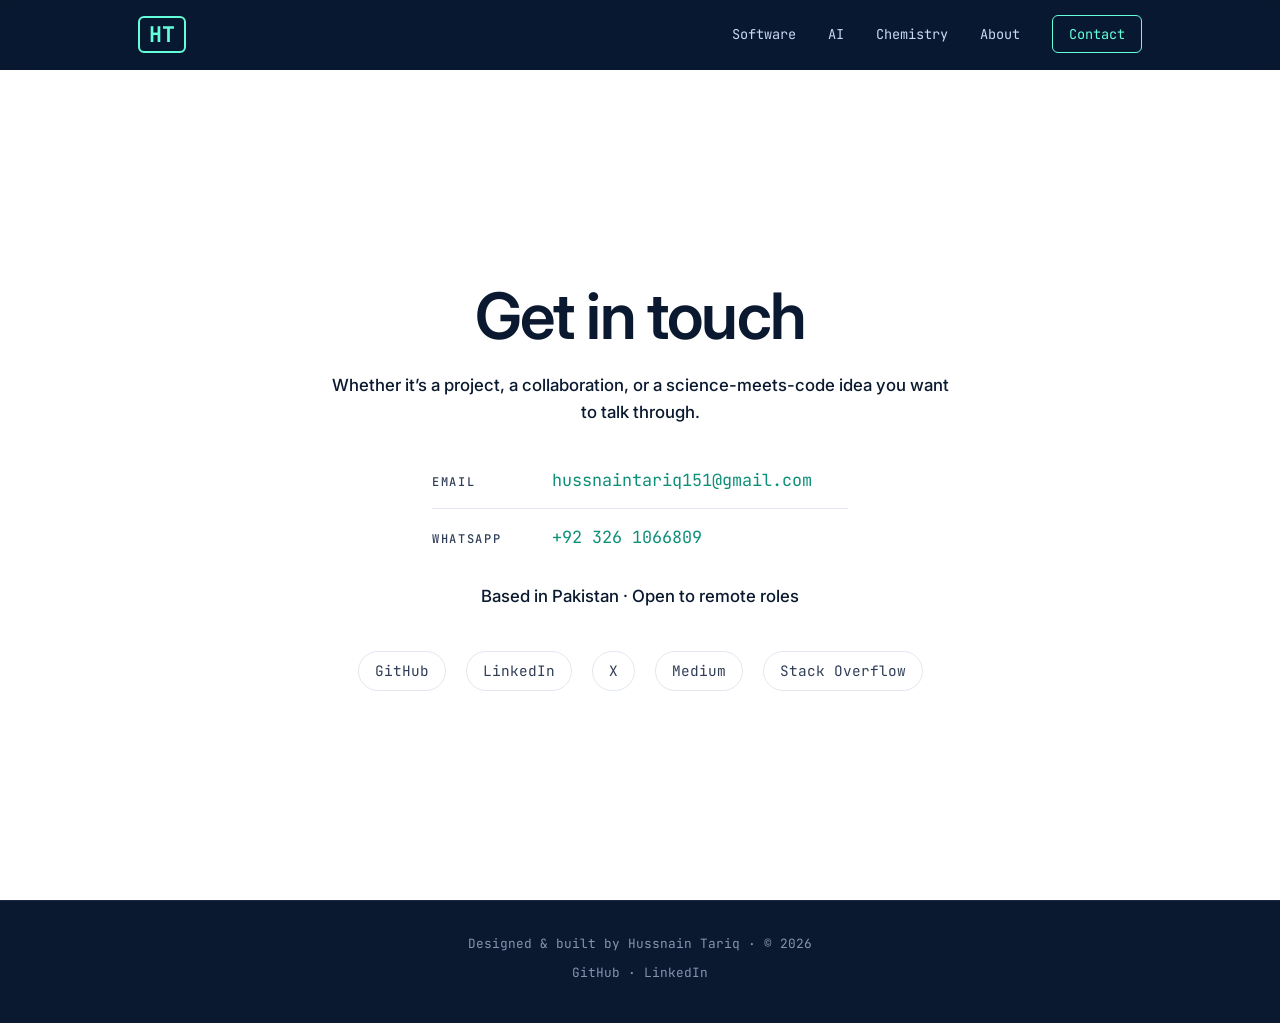
<file: contact.html>
<!DOCTYPE html>
<html lang="en">
<head>
<meta charset="UTF-8" />
<meta name="viewport" content="width=device-width, initial-scale=1" />
<title>Contact — Hussnain Tariq</title>
<meta name="description" content="Get in touch with Hussnain Tariq — software and AI engineer with an MS in Chemistry, based in Bahawalpur, Pakistan and working with teams worldwide." />
<meta name="author" content="Hussnain Tariq" />
<meta name="theme-color" content="#0a192f" />
<link rel="canonical" href="https://hussnaintariq.vercel.app/contact" />

<meta property="og:type" content="website" />
<meta property="og:site_name" content="Hussnain Tariq" />
<meta property="og:title" content="Contact — Hussnain Tariq" />
<meta property="og:description" content="A project, a collaboration, or a science-meets-code idea you want to talk through — my inbox is open." />
<meta property="og:url" content="https://hussnaintariq.vercel.app/contact" />
<meta property="og:image" content="https://hussnaintariq.vercel.app/og.png" />
<meta property="og:image:width" content="1200" />
<meta property="og:image:height" content="630" />
<meta name="twitter:card" content="summary_large_image" />
<meta name="twitter:creator" content="@hussnaintari326" />

<link rel="icon" href="favicon.svg" type="image/svg+xml" />
<link rel="preconnect" href="https://fonts.googleapis.com" />
<link rel="preconnect" href="https://fonts.gstatic.com" crossorigin />
<link href="https://fonts.googleapis.com/css2?family=Inter:wght@400;500;600;700&family=JetBrains+Mono:wght@400;500;700&display=swap" rel="stylesheet" />
<link rel="stylesheet" href="styles.css" />
<script>document.documentElement.classList.add('js');</script>
</head>
<body class="page-contact">
<a class="skip" href="#main">Skip to content</a>

<header class="nav">
  <div class="nav-inner">
    <a class="brand" href="index.html" aria-label="Hussnain Tariq — home">HT</a>
    <nav aria-label="Primary">
      <ul class="nav-links" id="nav-links">
        <li><a href="software.html">Software</a></li>
        <li><a href="ai.html">AI</a></li>
        <li><a href="chemistry.html">Chemistry</a></li>
        <li><a href="about.html">About</a></li>
        <li><a class="nav-cta" href="contact.html" aria-current="page">Contact</a></li>
      </ul>
    </nav>
    <button class="menu-btn" aria-expanded="false" aria-controls="nav-links" aria-label="Open menu">
      <svg viewBox="0 0 24 24" fill="none" stroke="currentColor" stroke-width="2" stroke-linecap="round" aria-hidden="true"><line x1="4" y1="7" x2="20" y2="7"/><line x1="4" y1="12" x2="20" y2="12"/><line x1="4" y1="17" x2="20" y2="17"/></svg>
    </button>
  </div>
</header>

<main id="main">
  <section class="band band-light contact-band" aria-labelledby="page-title">
    <div class="wrap">
      <div class="contact-block reveal d1">
        <h1 id="page-title">Get in touch</h1>
        <p>
          Whether it&rsquo;s a project, a collaboration, or a science-meets-code idea you want to
          talk through.
        </p>

        <dl class="contact-lines">
          <div>
            <dt>Email</dt>
            <dd><a href="mailto:hussnaintariq151@gmail.com">hussnaintariq151@gmail.com</a></dd>
          </div>
          <div>
            <dt>WhatsApp</dt>
            <dd><a href="https://wa.me/923261066809" target="_blank" rel="noopener">+92 326 1066809</a></dd>
          </div>
        </dl>

        <p class="contact-meta">Based in Pakistan &middot; Open to remote roles</p>

        <nav class="socials" aria-label="Social profiles">
          <a href="https://github.com/hussnaintariq151" target="_blank" rel="noopener">GitHub</a>
          <a href="https://linkedin.com/in/hussnain-tariq-02454934a" target="_blank" rel="noopener">LinkedIn</a>
          <a href="https://x.com/hussnaintari326" target="_blank" rel="noopener">X</a>
          <a href="https://medium.com/@hussnaintariq151" target="_blank" rel="noopener">Medium</a>
          <a href="https://stackoverflow.com/users/Hussnain1915" target="_blank" rel="noopener">Stack Overflow</a>
        </nav>
      </div>
    </div>
  </section>
</main>

<footer class="site">
  <div class="built">Designed &amp; built by Hussnain Tariq · © <span class="yr">2026</span></div>
  <div><a href="https://github.com/hussnaintariq151" target="_blank" rel="noopener">GitHub</a> · <a href="https://linkedin.com/in/hussnain-tariq-02454934a" target="_blank" rel="noopener">LinkedIn</a></div>
</footer>

<script src="main.js" defer></script>
</body>
</html>
</file>
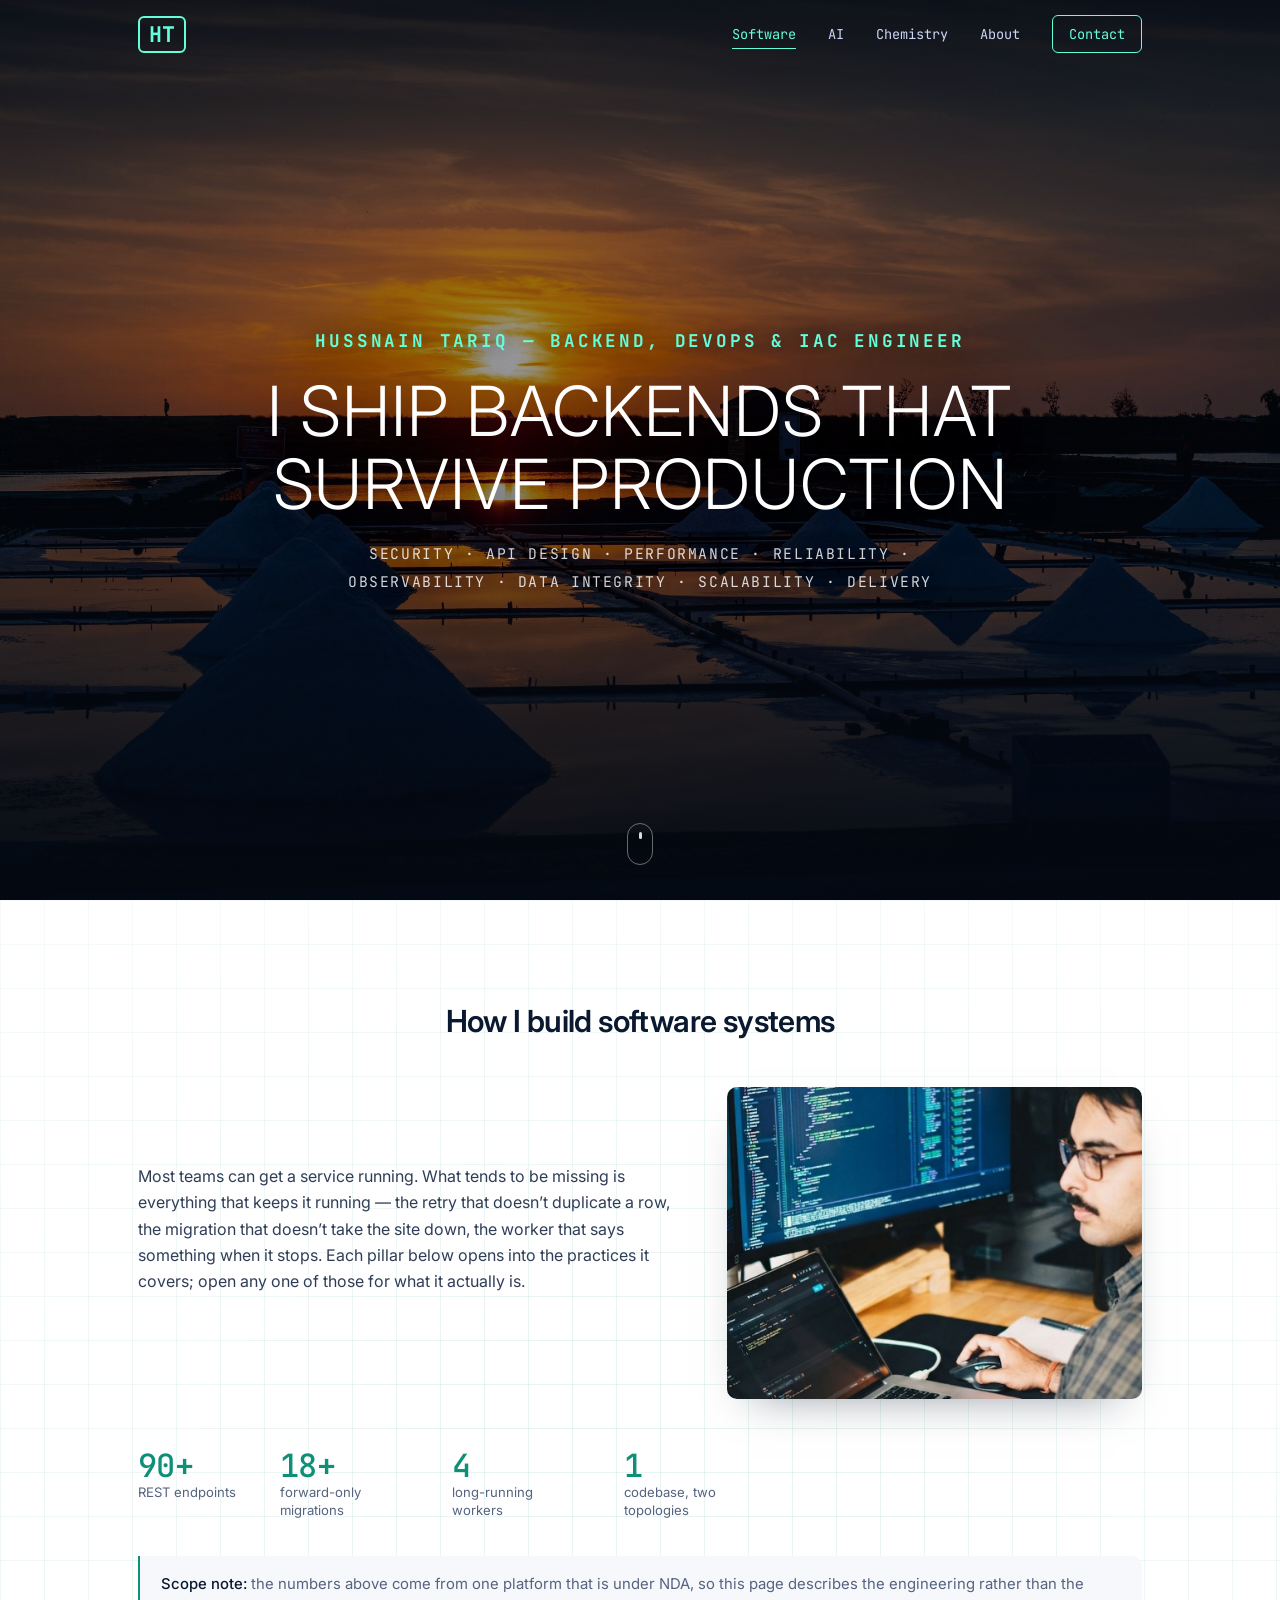
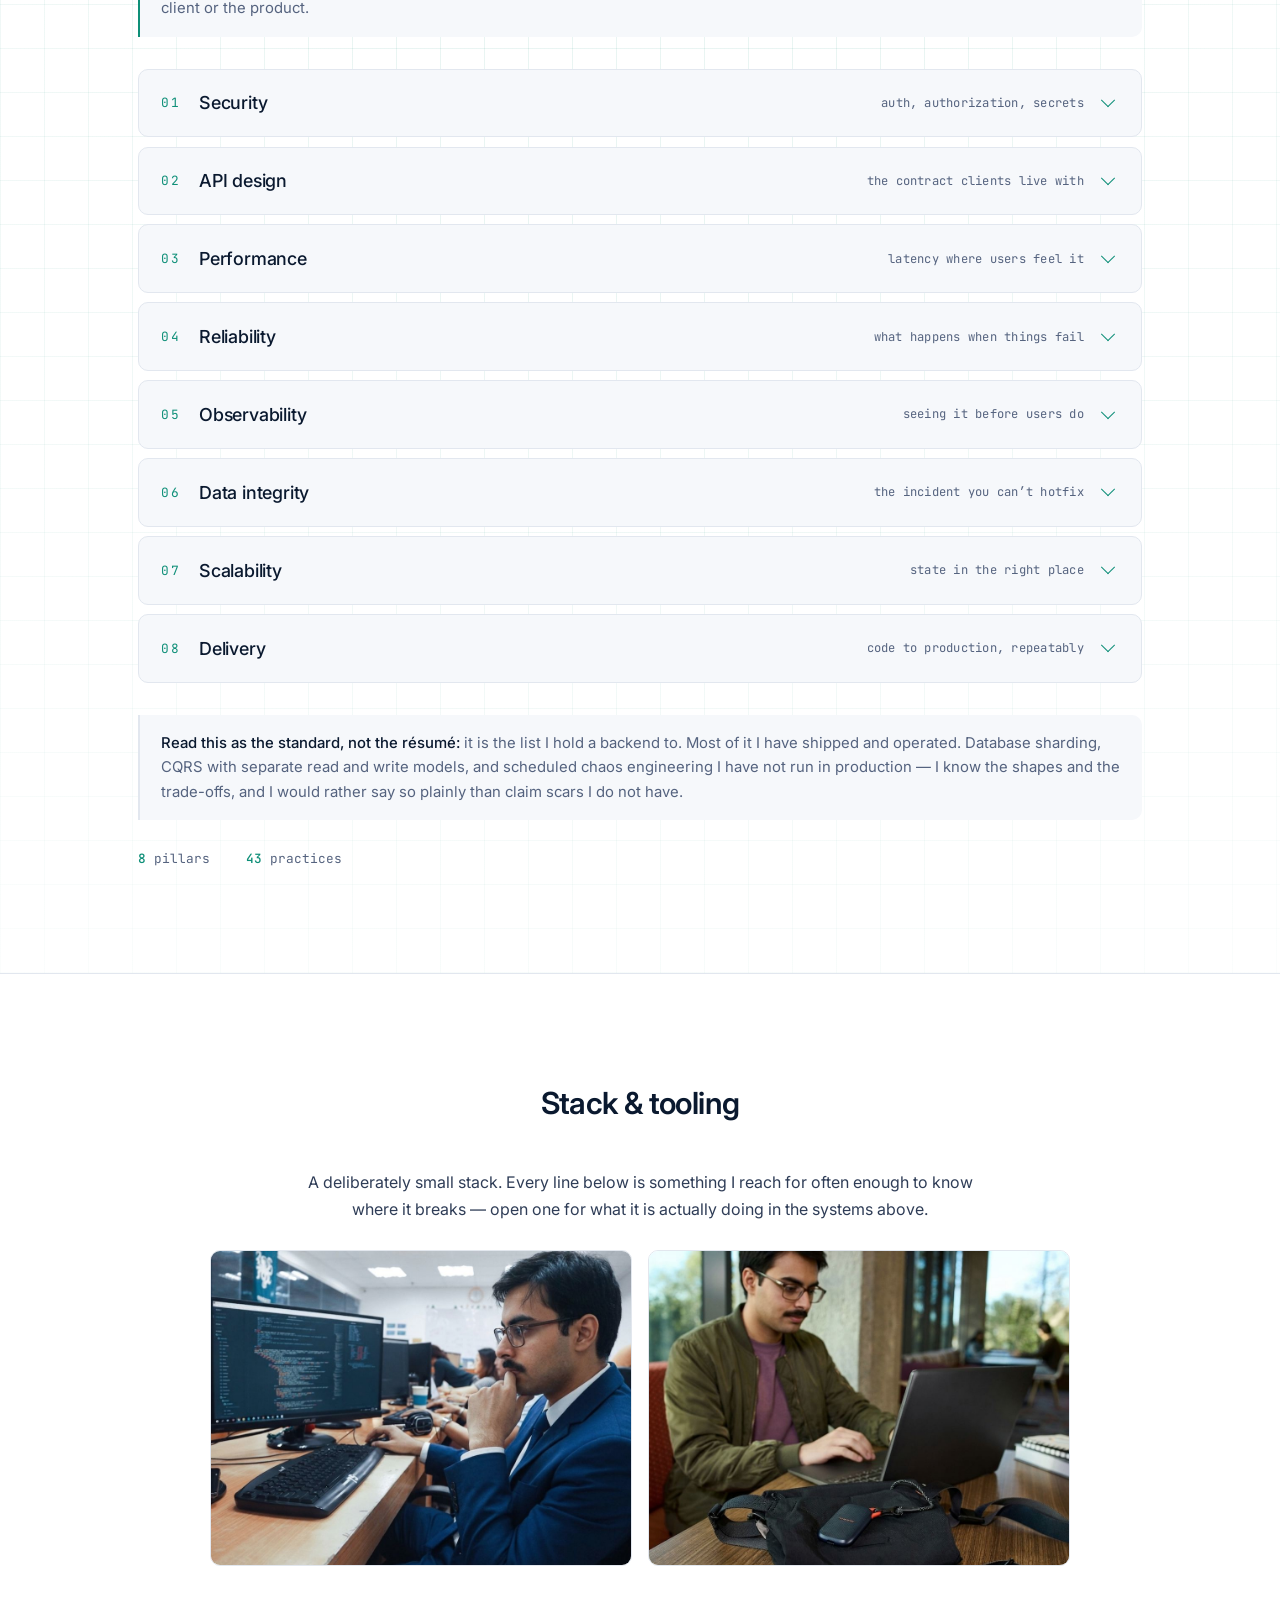
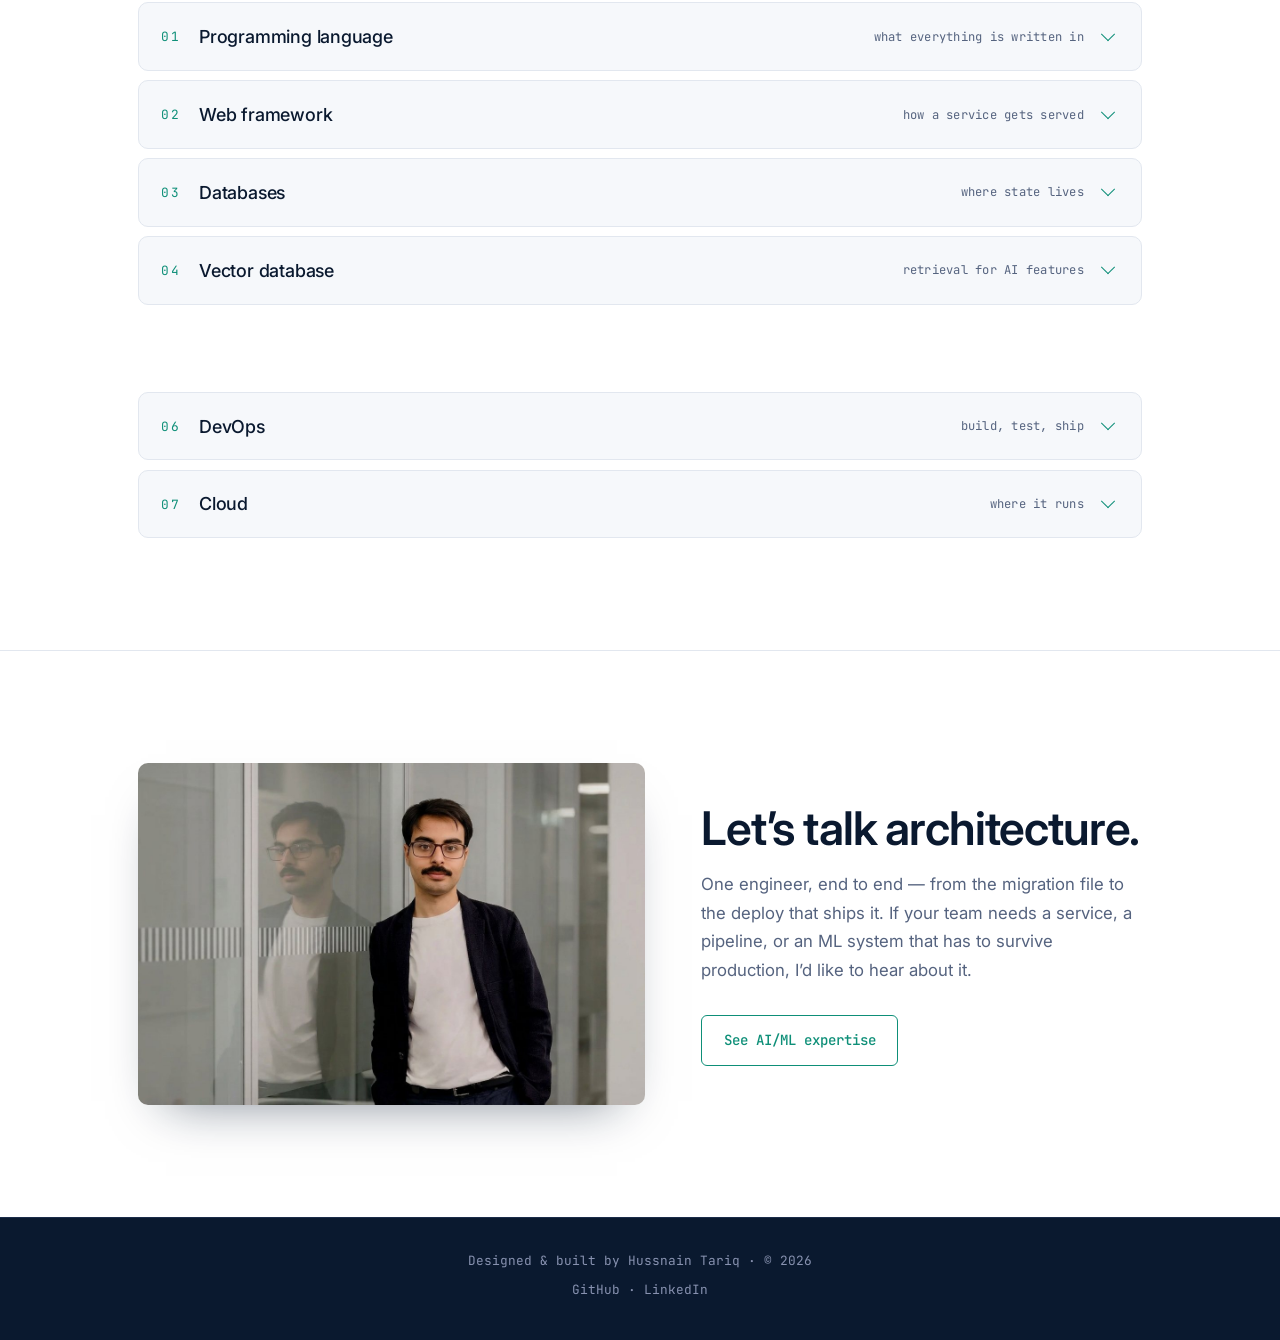
<file: software.html>
<!DOCTYPE html>
<html lang="en">
<head>
<meta charset="UTF-8" />
<meta name="viewport" content="width=device-width, initial-scale=1" />
<title>Software Engineering — Hussnain Tariq</title>
<meta name="description" content="How Hussnain Tariq builds software systems — eight pillars, 52 controls and the trade-off behind each one: security, API design, performance, reliability, observability, data integrity, scalability and delivery." />
<meta name="author" content="Hussnain Tariq" />
<meta name="theme-color" content="#0a192f" />
<link rel="canonical" href="https://hussnaintariq.vercel.app/software" />

<meta property="og:type" content="website" />
<meta property="og:site_name" content="Hussnain Tariq" />
<meta property="og:title" content="Software Engineering — Hussnain Tariq" />
<meta property="og:description" content="Backends that keep running after the demo — eight pillars, 52 controls, and the trade-off behind each one." />
<meta property="og:url" content="https://hussnaintariq.vercel.app/software" />
<meta property="og:image" content="https://hussnaintariq.vercel.app/og.png" />
<meta property="og:image:width" content="1200" />
<meta property="og:image:height" content="630" />
<meta name="twitter:card" content="summary_large_image" />
<meta name="twitter:creator" content="@hussnaintari326" />

<link rel="icon" href="favicon.svg" type="image/svg+xml" />
<link rel="preload" as="image" href="hero-1.jpg" fetchpriority="high" />
<link rel="preconnect" href="https://fonts.googleapis.com" />
<link rel="preconnect" href="https://fonts.gstatic.com" crossorigin />
<link href="https://fonts.googleapis.com/css2?family=Inter:wght@400;500;600;700&family=JetBrains+Mono:wght@400;500;700&display=swap" rel="stylesheet" />
<link rel="stylesheet" href="styles.css" />
<script>document.documentElement.classList.add('js');</script>
</head>
<body class="page-software">
<a class="skip" href="#main">Skip to content</a>

<header class="nav">
  <div class="nav-inner">
    <a class="brand" href="index.html" aria-label="Hussnain Tariq — home">HT</a>
    <nav aria-label="Primary">
      <ul class="nav-links" id="nav-links">
        <li><a href="software.html" aria-current="page">Software</a></li>
        <li><a href="ai.html">AI</a></li>
        <li><a href="chemistry.html">Chemistry</a></li>
        <li><a href="about.html">About</a></li>
        <li><a class="nav-cta" href="contact.html">Contact</a></li>
      </ul>
    </nav>
    <button class="menu-btn" aria-expanded="false" aria-controls="nav-links" aria-label="Open menu">
      <svg viewBox="0 0 24 24" fill="none" stroke="currentColor" stroke-width="2" stroke-linecap="round" aria-hidden="true"><line x1="4" y1="7" x2="20" y2="7"/><line x1="4" y1="12" x2="20" y2="12"/><line x1="4" y1="17" x2="20" y2="17"/></svg>
    </button>
  </div>
</header>

<main id="main">

  <!-- HERO — the same cinematic treatment and the same three frames as the
       home page, so moving between the two reads as one site and the images
       are already in cache by the time anyone gets here.
       Photos: Timo Volz, Da Shika, Sascha Albert (Unsplash License). -->
  <section class="cinema" aria-labelledby="page-title">
    <div class="cinema__bg" aria-hidden="true">
      <div class="cinema__slide" style="--img:url('hero-1.jpg')"></div>
      <div class="cinema__slide" style="--img:url('hero-2.jpg')"></div>
      <div class="cinema__slide" style="--img:url('hero-3.jpg')"></div>
    </div>
    <div class="cinema__scrim" aria-hidden="true"></div>

    <div class="wrap cinema__inner">
      <p class="cinema__eyebrow reveal d2">Hussnain Tariq &mdash; Backend, DevOps &amp; IaC Engineer</p>
      <h1 id="page-title" class="cinema__title reveal d3">I ship backends that survive production</h1>
      <p class="cinema__sub reveal d4">Security &middot; API design &middot; Performance &middot; Reliability &middot; Observability &middot; Data integrity &middot; Scalability &middot; Delivery</p>
    </div>

    <a class="cinema__cue" href="#blueprint" aria-label="Scroll to content"><span aria-hidden="true"></span></a>
  </section>

  <!-- THE PILLARS — on a white band, collapsed into the same accordion the
       home page uses for industries. -->
  <section class="band band-light blueprint" id="blueprint" aria-labelledby="bp-title">
    <div class="wrap">
      <h2 class="band-head band-head--center reveal" id="bp-title">How I build software systems</h2>

      <div class="ind-intro">
        <p class="lede reveal">
          Most teams can get a service running. What tends to be missing is everything that keeps
          it running &mdash; the retry that doesn&rsquo;t duplicate a row, the migration that
          doesn&rsquo;t take the site down, the worker that says something when it stops. Each
          pillar below opens into the practices it covers; open any one of those for what it
          actually is.
        </p>

        <figure class="ind-photo reveal d2">
          <img src="work-desk.jpg" width="1000" height="750" loading="lazy"
               alt="Hussnain Tariq working across a laptop and an external monitor full of code." />
        </figure>
      </div>

      <ul class="stats reveal">
        <li><b>90+</b><span>REST endpoints</span></li>
        <li><b>18+</b><span>forward-only migrations</span></li>
        <li><b>4</b><span>long-running workers</span></li>
        <li><b>1</b><span>codebase, two topologies</span></li>
      </ul>

      <p class="note reveal">
        <strong>Scope note:</strong> the numbers above come from one platform that is under NDA,
        so this page describes the engineering rather than the client or the product.
      </p>

      <div class="industries">
      <details class="ind reveal d1">
        <summary class="ind__head">
          <span class="ind__n">01</span>
          <span class="ind__name">Security</span>
          <span class="ind__note">auth, authorization, secrets</span>
          <span class="ind__chev" aria-hidden="true"></span>
        </summary>
        <div class="ind__body">
          <div class="items">
          <details class="item">
            <summary class="item__head">
              <span class="item__name">Authentication</span>
              <span class="item__chev" aria-hidden="true"></span>
            </summary>
            <p class="item__what">Verifying who is making the request before anything else happens. JWT for stateless sessions, OAuth 2.0 for third-party sign-in, API keys for server-to-server calls.</p>
          </details>
          <details class="item">
            <summary class="item__head">
              <span class="item__name">Authorization</span>
              <span class="item__chev" aria-hidden="true"></span>
            </summary>
            <p class="item__what">Deciding what a verified caller is allowed to do. Roles cover the broad strokes; attributes like ownership, team or region cover the rest — checked on the server, never trusted from the client.</p>
          </details>
          <details class="item">
            <summary class="item__head">
              <span class="item__name">CORS</span>
              <span class="item__chev" aria-hidden="true"></span>
            </summary>
            <p class="item__what">Declaring which origins a browser may call the API from. An explicit whitelist, because a wildcard hands the same access to any page on the internet.</p>
          </details>
          <details class="item">
            <summary class="item__head">
              <span class="item__name">Encryption</span>
              <span class="item__chev" aria-hidden="true"></span>
            </summary>
            <p class="item__what">TLS for anything crossing a network, a slow hash for passwords, and field-level encryption for sensitive data sitting in the database.</p>
          </details>
          <details class="item">
            <summary class="item__head">
              <span class="item__name">Input validation</span>
              <span class="item__chev" aria-hidden="true"></span>
            </summary>
            <p class="item__what">Checking every value that arrives from outside — body, query, headers, path — for type, length, format and range before it reaches any logic. One unvalidated field is the root of most injection bugs.</p>
          </details>
          <details class="item">
            <summary class="item__head">
              <span class="item__name">Rate limiting</span>
              <span class="item__chev" aria-hidden="true"></span>
            </summary>
            <p class="item__what">Capping how many requests one caller can make in a window, so a single client cannot exhaust the service, scrape it, or brute-force a login.</p>
          </details>
          <details class="item">
            <summary class="item__head">
              <span class="item__name">Security headers</span>
              <span class="item__chev" aria-hidden="true"></span>
            </summary>
            <p class="item__what">Response headers that tell the browser what it may do with the page — HSTS, a content security policy, nosniff, frame options. Cheap to set and expensive to omit.</p>
          </details>
          </div>
        </div>
      </details>

      <details class="ind reveal d1">
        <summary class="ind__head">
          <span class="ind__n">02</span>
          <span class="ind__name">API design</span>
          <span class="ind__note">the contract clients live with</span>
          <span class="ind__chev" aria-hidden="true"></span>
        </summary>
        <div class="ind__body">
          <div class="items">
          <details class="item">
            <summary class="item__head">
              <span class="item__name">API versioning</span>
              <span class="item__chev" aria-hidden="true"></span>
            </summary>
            <p class="item__what">Keeping existing clients working when the contract changes, by serving the old shape at one path while the new one moves on, with a stated date for when the old one goes.</p>
          </details>
          <details class="item">
            <summary class="item__head">
              <span class="item__name">Idempotency keys</span>
              <span class="item__chev" aria-hidden="true"></span>
            </summary>
            <p class="item__what">Making a repeated request produce the same result as the first. A client that retries after a network timeout gets the original answer instead of a second charge.</p>
          </details>
          <details class="item">
            <summary class="item__head">
              <span class="item__name">Cursor-based pagination</span>
              <span class="item__chev" aria-hidden="true"></span>
            </summary>
            <p class="item__what">Paging with a pointer to the last row seen instead of an offset, so page one thousand costs the same as page one rather than scanning everything before it.</p>
          </details>
          <details class="item">
            <summary class="item__head">
              <span class="item__name">Request / response schema</span>
              <span class="item__chev" aria-hidden="true"></span>
            </summary>
            <p class="item__what">A written contract for every endpoint's inputs and outputs, published as OpenAPI so documentation, client libraries and tests all read from one source instead of the code.</p>
          </details>
          </div>
        </div>
      </details>

      <details class="ind reveal d2">
        <summary class="ind__head">
          <span class="ind__n">03</span>
          <span class="ind__name">Performance</span>
          <span class="ind__note">latency where users feel it</span>
          <span class="ind__chev" aria-hidden="true"></span>
        </summary>
        <div class="ind__body">
          <div class="items">
          <details class="item">
            <summary class="item__head">
              <span class="item__name">Multi-layer caching</span>
              <span class="item__chev" aria-hidden="true"></span>
            </summary>
            <p class="item__what">Holding answers closer to the caller at each level — in process, in Redis, at the CDN — each layer with its own lifetime and its own rule for when it is wrong.</p>
          </details>
          <details class="item">
            <summary class="item__head">
              <span class="item__name">Query optimization &amp; indexes</span>
              <span class="item__chev" aria-hidden="true"></span>
            </summary>
            <p class="item__what">Reading the plan the database actually produces, then adding the indexes it asks for and removing the N+1 loops it exposes. A missing index turns a 100 ms query into a five-second one under load.</p>
          </details>
          <details class="item">
            <summary class="item__head">
              <span class="item__name">Connection pooling</span>
              <span class="item__chev" aria-hidden="true"></span>
            </summary>
            <p class="item__what">Reusing a fixed set of open connections — to the database and to outbound HTTP services — instead of opening a new one per request, so the handshake is paid once.</p>
          </details>
          <details class="item">
            <summary class="item__head">
              <span class="item__name">Compression</span>
              <span class="item__chev" aria-hidden="true"></span>
            </summary>
            <p class="item__what">Compressing responses before they cross the wire. JSON typically drops 70–80%, and Brotli beats gzip on anything a modern browser fetches.</p>
          </details>
          <details class="item">
            <summary class="item__head">
              <span class="item__name">Async processing &amp; background jobs</span>
              <span class="item__chev" aria-hidden="true"></span>
            </summary>
            <p class="item__what">Moving slow work — email, exports, transcoding, model scoring — onto a queue so the request returns straight away with a job id instead of holding the caller open.</p>
          </details>
          </div>
        </div>
      </details>

      <details class="ind reveal d2">
        <summary class="ind__head">
          <span class="ind__n">04</span>
          <span class="ind__name">Reliability</span>
          <span class="ind__note">what happens when things fail</span>
          <span class="ind__chev" aria-hidden="true"></span>
        </summary>
        <div class="ind__body">
          <div class="items">
          <details class="item">
            <summary class="item__head">
              <span class="item__name">Circuit breaker</span>
              <span class="item__chev" aria-hidden="true"></span>
            </summary>
            <p class="item__what">Failing fast once a dependency is clearly down, instead of queueing behind it, and probing occasionally to find out whether it has come back.</p>
          </details>
          <details class="item">
            <summary class="item__head">
              <span class="item__name">Retry with exponential backoff</span>
              <span class="item__chev" aria-hidden="true"></span>
            </summary>
            <p class="item__what">Retrying a transient failure with a growing delay and a random offset, so every client does not come back at the same instant and knock the service over again.</p>
          </details>
          <details class="item">
            <summary class="item__head">
              <span class="item__name">Timeout strategy</span>
              <span class="item__chev" aria-hidden="true"></span>
            </summary>
            <p class="item__what">An explicit deadline at every level — connect, read, query, whole request, background job — because the default is usually no deadline at all.</p>
          </details>
          <details class="item">
            <summary class="item__head">
              <span class="item__name">Graceful degradation</span>
              <span class="item__chev" aria-hidden="true"></span>
            </summary>
            <p class="item__what">Deciding in advance what a page or endpoint does when an optional dependency is unavailable, so one feature failing does not take the rest of the product with it.</p>
          </details>
          <details class="item">
            <summary class="item__head">
              <span class="item__name">Health checks</span>
              <span class="item__chev" aria-hidden="true"></span>
            </summary>
            <p class="item__what">Two separate answers: am I alive, and am I ready for traffic. The load balancer needs the second one, and the orchestrator needs the first.</p>
          </details>
          <details class="item">
            <summary class="item__head">
              <span class="item__name">Dead letter queue</span>
              <span class="item__chev" aria-hidden="true"></span>
            </summary>
            <p class="item__what">A side queue for messages that keep failing, so one bad record cannot block everything behind it and somebody can inspect it later.</p>
          </details>
          <details class="item">
            <summary class="item__head">
              <span class="item__name">Graceful shutdown</span>
              <span class="item__chev" aria-hidden="true"></span>
            </summary>
            <p class="item__what">On a stop signal: refuse new work, let in-flight work finish, close connections, then exit — rather than dropping whatever was mid-flight.</p>
          </details>
          </div>
        </div>
      </details>

      <details class="ind reveal d3">
        <summary class="ind__head">
          <span class="ind__n">05</span>
          <span class="ind__name">Observability</span>
          <span class="ind__note">seeing it before users do</span>
          <span class="ind__chev" aria-hidden="true"></span>
        </summary>
        <div class="ind__body">
          <div class="items">
          <details class="item">
            <summary class="item__head">
              <span class="item__name">Structured logging</span>
              <span class="item__chev" aria-hidden="true"></span>
            </summary>
            <p class="item__what">Logging as JSON with fixed fields — timestamp, level, request id, user, duration — so logs can be searched, aggregated and alerted on, not just read.</p>
          </details>
          <details class="item">
            <summary class="item__head">
              <span class="item__name">Distributed tracing</span>
              <span class="item__chev" aria-hidden="true"></span>
            </summary>
            <p class="item__what">Carrying one trace id across every service a request touches, so the slow step shows up on a single timeline instead of being guessed at.</p>
          </details>
          <details class="item">
            <summary class="item__head">
              <span class="item__name">Metrics</span>
              <span class="item__chev" aria-hidden="true"></span>
            </summary>
            <p class="item__what">Rate, errors and duration for every endpoint; utilisation, saturation and errors for the machine underneath. Without them, 'is it healthy' is a feeling.</p>
          </details>
          <details class="item">
            <summary class="item__head">
              <span class="item__name">Error tracking</span>
              <span class="item__chev" aria-hidden="true"></span>
            </summary>
            <p class="item__what">Capturing production exceptions with stack trace and context, grouped, so a genuinely new failure raises an alert instead of scrolling past in a log.</p>
          </details>
          <details class="item">
            <summary class="item__head">
              <span class="item__name">SLOs &amp; error budget</span>
              <span class="item__chev" aria-hidden="true"></span>
            </summary>
            <p class="item__what">A written reliability target and the amount of failure it permits, so 'is this good enough to ship' has a number attached rather than an opinion.</p>
          </details>
          <details class="item">
            <summary class="item__head">
              <span class="item__name">Audit logs</span>
              <span class="item__chev" aria-hidden="true"></span>
            </summary>
            <p class="item__what">An immutable record of who did what and when, for the operations that matter — deletes, permission changes, payments, admin actions.</p>
          </details>
          </div>
        </div>
      </details>

      <details class="ind reveal d3">
        <summary class="ind__head">
          <span class="ind__n">06</span>
          <span class="ind__name">Data integrity</span>
          <span class="ind__note">the incident you can&rsquo;t hotfix</span>
          <span class="ind__chev" aria-hidden="true"></span>
        </summary>
        <div class="ind__body">
          <div class="items">
          <details class="item">
            <summary class="item__head">
              <span class="item__name">Transactions &amp; ACID</span>
              <span class="item__chev" aria-hidden="true"></span>
            </summary>
            <p class="item__what">Grouping steps that must all happen or none of them, so a crash halfway through leaves no half-written state for somebody to clean up by hand.</p>
          </details>
          <details class="item">
            <summary class="item__head">
              <span class="item__name">Expand → backfill → contract migrations</span>
              <span class="item__chev" aria-hidden="true"></span>
            </summary>
            <p class="item__what">Splitting a destructive schema change into three deploys — add the new shape, move the data, remove the old — so old and new code can run against the same database.</p>
          </details>
          <details class="item">
            <summary class="item__head">
              <span class="item__name">Database-level validation</span>
              <span class="item__chev" aria-hidden="true"></span>
            </summary>
            <p class="item__what">Constraints in the database itself — NOT NULL, UNIQUE, CHECK, foreign keys — as the last line of defence for when the application code is wrong.</p>
          </details>
          <details class="item">
            <summary class="item__head">
              <span class="item__name">Soft deletes &amp; retention</span>
              <span class="item__chev" aria-hidden="true"></span>
            </summary>
            <p class="item__what">Marking a record deleted rather than removing it, with a written policy for when it is genuinely purged. Hard deletes lose the audit trail and break references.</p>
          </details>
          <details class="item">
            <summary class="item__head">
              <span class="item__name">Backup, RTO &amp; RPO</span>
              <span class="item__chev" aria-hidden="true"></span>
            </summary>
            <p class="item__what">Automated backups, restores that have actually been tested, and two agreed numbers: how long recovery may take, and how much data may be lost.</p>
          </details>
          <details class="item">
            <summary class="item__head">
              <span class="item__name">Read replicas &amp; CQRS</span>
              <span class="item__chev" aria-hidden="true"></span>
            </summary>
            <p class="item__what">Sending heavy reads to a replica, or to a separate read model, so a reporting query cannot slow down the writes that customers are waiting on.</p>
          </details>
          </div>
        </div>
      </details>

      <details class="ind reveal d4">
        <summary class="ind__head">
          <span class="ind__n">07</span>
          <span class="ind__name">Scalability</span>
          <span class="ind__note">state in the right place</span>
          <span class="ind__chev" aria-hidden="true"></span>
        </summary>
        <div class="ind__body">
          <div class="items">
          <details class="item">
            <summary class="item__head">
              <span class="item__name">Stateless &amp; horizontal scaling</span>
              <span class="item__chev" aria-hidden="true"></span>
            </summary>
            <p class="item__what">Keeping no per-user state on the server, so any instance can serve any request and adding capacity means adding instances rather than a bigger machine.</p>
          </details>
          <details class="item">
            <summary class="item__head">
              <span class="item__name">Message queues &amp; event-driven design</span>
              <span class="item__chev" aria-hidden="true"></span>
            </summary>
            <p class="item__what">Publishing events instead of calling services directly, so a slow or absent consumer does not take the producer down with it.</p>
          </details>
          <details class="item">
            <summary class="item__head">
              <span class="item__name">CDN &amp; edge caching</span>
              <span class="item__chev" aria-hidden="true"></span>
            </summary>
            <p class="item__what">Serving static assets and cacheable responses from a location near the user rather than from one origin on the other side of the world.</p>
          </details>
          <details class="item">
            <summary class="item__head">
              <span class="item__name">Sharding &amp; partitioning</span>
              <span class="item__chev" aria-hidden="true"></span>
            </summary>
            <p class="item__what">Splitting one very large table across partitions or machines, by range or by key, before its size makes ordinary queries and backups impractical.</p>
          </details>
          </div>
        </div>
      </details>

      <details class="ind reveal d4">
        <summary class="ind__head">
          <span class="ind__n">08</span>
          <span class="ind__name">Delivery</span>
          <span class="ind__note">code to production, repeatably</span>
          <span class="ind__chev" aria-hidden="true"></span>
        </summary>
        <div class="ind__body">
          <div class="items">
          <details class="item">
            <summary class="item__head">
              <span class="item__name">CI/CD pipeline</span>
              <span class="item__chev" aria-hidden="true"></span>
            </summary>
            <p class="item__what">Every commit runs lint, tests, build and a security scan, then deploys itself — so there is no manual step where a human can forget one.</p>
          </details>
          <details class="item">
            <summary class="item__head">
              <span class="item__name">Infrastructure as code</span>
              <span class="item__chev" aria-hidden="true"></span>
            </summary>
            <p class="item__what">Servers, databases, networking and permissions defined in version-controlled code, so an environment can be rebuilt rather than remembered.</p>
          </details>
          <details class="item">
            <summary class="item__head">
              <span class="item__name">Blue-green &amp; canary deploys</span>
              <span class="item__chev" aria-hidden="true"></span>
            </summary>
            <p class="item__what">Shipping to a parallel environment or a small slice of traffic first, watching the metrics, and only then sending everyone across.</p>
          </details>
          <details class="item">
            <summary class="item__head">
              <span class="item__name">Chaos engineering</span>
              <span class="item__chev" aria-hidden="true"></span>
            </summary>
            <p class="item__what">Deliberately breaking things — killing a process, adding latency, dropping a connection — to learn how the system behaves before it happens unannounced.</p>
          </details>
          </div>
        </div>
      </details>
      </div>

      <p class="note note--honest reveal">
        <strong>Read this as the standard, not the r&eacute;sum&eacute;:</strong> it is the list I
        hold a backend to. Most of it I have shipped and operated. Database sharding, CQRS with
        separate read and write models, and scheduled chaos engineering I have not run in
        production &mdash; I know the shapes and the trade-offs, and I would rather say so plainly
        than claim scars I do not have.
      </p>

      <p class="bp-count reveal">
        <span><b>8</b> pillars</span><span><b>43</b> practices</span>
      </p>
    </div>
  </section>

  <!-- Stack & tooling — the same accordion as the pillars, on the same white
       band, with the two desk frames carrying the top of the section. -->
  <section class="band band-light band-light--next" aria-labelledby="stack-title">
    <div class="wrap">
    <h2 class="band-head band-head--center reveal" id="stack-title">Stack &amp; tooling</h2>
    <p class="lede lede--center reveal">
      A deliberately small stack. Every line below is something I reach for often enough to know
      where it breaks &mdash; open one for what it is actually doing in the systems above.
    </p>

    <div class="atwork atwork--center">
      <figure class="reveal d1">
        <img src="work-lab.jpg" width="1000" height="750" loading="lazy"
             alt="Hussnain Tariq reading code on a monitor in a shared engineering room." />
      </figure>
      <figure class="reveal d2">
        <img src="work-cafe.jpg" width="1000" height="750" loading="lazy"
             alt="Hussnain Tariq working on a laptop at a cafe table, portable drive beside a bag." />
      </figure>
    </div>

    <div class="industries">
      <details class="ind reveal d1">
        <summary class="ind__head">
          <span class="ind__n">01</span>
          <span class="ind__name">Programming language</span>
          <span class="ind__note">what everything is written in</span>
          <span class="ind__chev" aria-hidden="true"></span>
        </summary>
        <div class="ind__body">
          <ul class="tags">
            <li class="tag">Python</li>
          </ul>
          <p class="ind__what"><b>How I use it</b>
            Python end to end &mdash; services, workers, data preparation and model code in one language, so there is no boundary where the tooling and the types stop agreeing.
          </p>
        </div>
      </details>

      <details class="ind reveal d1">
        <summary class="ind__head">
          <span class="ind__n">02</span>
          <span class="ind__name">Web framework</span>
          <span class="ind__note">how a service gets served</span>
          <span class="ind__chev" aria-hidden="true"></span>
        </summary>
        <div class="ind__body">
          <ul class="tags">
            <li class="tag">FastAPI</li>
          </ul>
          <p class="ind__what"><b>How I use it</b>
            FastAPI for typed request and response models, dependency injection, and an OpenAPI spec generated from the code rather than maintained beside it and left to drift.
          </p>
        </div>
      </details>

      <details class="ind reveal d2">
        <summary class="ind__head">
          <span class="ind__n">03</span>
          <span class="ind__name">Databases</span>
          <span class="ind__note">where state lives</span>
          <span class="ind__chev" aria-hidden="true"></span>
        </summary>
        <div class="ind__body">
          <ul class="tags">
            <li class="tag">PostgreSQL</li>
            <li class="tag">MongoDB</li>
            <li class="tag">Supabase</li>
          </ul>
          <p class="ind__what"><b>How I use it</b>
            Postgres by default &mdash; constraints, transactions and migrations are the whole point. MongoDB where the shape is genuinely still moving, and Supabase when a project needs Postgres plus auth and file storage without standing all three up separately.
          </p>
        </div>
      </details>

      <details class="ind reveal d2">
        <summary class="ind__head">
          <span class="ind__n">04</span>
          <span class="ind__name">Vector database</span>
          <span class="ind__note">retrieval for AI features</span>
          <span class="ind__chev" aria-hidden="true"></span>
        </summary>
        <div class="ind__body">
          <ul class="tags">
            <li class="tag">ChromaDB</li>
            <!-- TODO: add the other vector stores in use. -->
          </ul>
          <p class="ind__what"><b>How I use it</b>
            ChromaDB for embedding storage and similarity search behind retrieval-augmented features &mdash; the index that decides what a model gets to read before it answers.
          </p>
        </div>
      </details>

      <details class="ind reveal d3">
        <summary class="ind__head">
          <span class="ind__n">05</span>
          <span class="ind__name">Infrastructure as code</span>
          <span class="ind__note">environments defined in code</span>
          <span class="ind__chev" aria-hidden="true"></span>
        </summary>
        <div class="ind__body">
          <ul class="tags">
            <li class="tag">Terraform</li>
          </ul>
          <p class="ind__what"><b>How I use it</b>
            Terraform, so an environment is a file in the repository rather than a sequence of console clicks nobody wrote down. Plan before apply, state kept remote, dev and prod separated.
          </p>
        </div>
      </details>

      <details class="ind reveal d3">
        <summary class="ind__head">
          <span class="ind__n">06</span>
          <span class="ind__name">DevOps</span>
          <span class="ind__note">build, test, ship</span>
          <span class="ind__chev" aria-hidden="true"></span>
        </summary>
        <div class="ind__body">
          <ul class="tags">
            <li class="tag">Docker</li>
            <li class="tag">Kubernetes</li>
            <li class="tag">CI/CD</li>
            <li class="tag">GitHub Actions</li>
          </ul>
          <p class="ind__what"><b>How I use it</b>
            Docker so the container that runs in production is the one that ran locally, and Kubernetes when several of them need scheduling, scaling and restarting without somebody watching. GitHub Actions on every commit &mdash; lint, tests, build, then deploy, with no manual step to forget.
          </p>
        </div>
      </details>

      <details class="ind reveal d4">
        <summary class="ind__head">
          <span class="ind__n">07</span>
          <span class="ind__name">Cloud</span>
          <span class="ind__note">where it runs</span>
          <span class="ind__chev" aria-hidden="true"></span>
        </summary>
        <div class="ind__body">
          <ul class="tags">
            <li class="tag">AWS</li>
            <li class="tag">Azure</li>
            <li class="tag">Railway</li>
            <li class="tag">Vercel</li>
          </ul>
          <p class="ind__what"><b>How I use it</b>
            AWS and Azure at the IaaS layer when a workload needs that much control; Railway and Vercel as PaaS when it does not, and the time is better spent on the product than on the VPC.
          </p>
        </div>
      </details>
    </div>
    </div>
  </section>

  <!-- Closing call to action — the portrait that used to sit in its own band
       now carries this one, so the last thing on the page is a face and an ask. -->
  <section class="band band-light band-light--next" aria-labelledby="cta-title">
    <div class="wrap">
      <div class="who">
        <figure class="who-photo reveal">
          <img src="software-portrait.jpg" width="1140" height="768" loading="lazy"
               alt="Hussnain Tariq standing beside a glass partition in an office corridor." />
        </figure>

        <div class="who-copy cta-copy reveal d2">
          <h2 id="cta-title">Let&rsquo;s talk architecture.</h2>
          <p>
            One engineer, end to end &mdash; from the migration file to the deploy that ships it.
            If your team needs a service, a pipeline, or an ML system that has to survive
            production, I&rsquo;d like to hear about it.
          </p>
          <div class="btn-row">
            <a class="btn" href="ai.html">See AI/ML expertise</a>
          </div>
        </div>
      </div>
    </div>
  </section>
</main>

<footer class="site">
  <div class="built">Designed &amp; built by Hussnain Tariq · © <span class="yr">2026</span></div>
  <div><a href="https://github.com/hussnaintariq151" target="_blank" rel="noopener">GitHub</a> · <a href="https://linkedin.com/in/hussnain-tariq-02454934a" target="_blank" rel="noopener">LinkedIn</a></div>
</footer>

<script src="main.js" defer></script>
</body>
</html>
</file>
<file: styles.css>
/* =========================================================
   Hussnain Tariq — Portfolio
   Dark navy + mint. Shared across all pages.
   Each domain page can override --accent on <body>.

   1. Tokens        6. Sections        11. Timeline
   2. Reset         7. Domain cards    12. Contact
   3. Chrome        8. Prose           13. Footer
   4. Nav           9. Features/stack  14. Reveal
   5. Hero         10. Projects        15. Rails / print
   ========================================================= */

/* ---------- 1. Tokens ---------- */

:root{
  /* Surfaces */
  --bg:#0a192f;              /* deep navy */
  --bg-2:#0f2542;            /* card / surface */
  --bg-3:#112a48;            /* hover */
  --bg-glass:rgba(10,25,47,.82);

  /* Text */
  --ink:#ccd6f6;             /* headings */
  --ink-2:#a8b2d1;           /* body */
  --muted:#8892b0;           /* secondary */

  --line:#233554;            /* borders */
  --line-soft:#1b2c4a;

  /* Accent — signature mint */
  --accent:#64ffda;
  --accent-deep:#4fd1b5;
  --accent-fade:rgba(100,255,218,.1);
  --accent-glow:rgba(100,255,218,.18);

  /* Type */
  --font-sans:"Inter","SF Pro Text",system-ui,-apple-system,Segoe UI,sans-serif;
  --font-mono:"JetBrains Mono","SF Mono",Menlo,Consolas,monospace;

  /* Rhythm */
  --maxw:1100px;
  --pad:clamp(1.25rem,5vw,3rem);
  --nav-h:70px;
  --radius:10px;
  --radius-sm:6px;

  /* Motion */
  --ease:cubic-bezier(.22,1,.36,1);
  --shadow:0 20px 45px -25px rgba(2,12,27,.9);

  color-scheme:dark;
}

/* Per-page accent overrides (set via <body class="page-*">) */
body.page-software  { --accent:#64ffda; --accent-deep:#4fd1b5; --accent-fade:rgba(100,255,218,.1);  --accent-glow:rgba(100,255,218,.18); }
body.page-ai        { --accent:#82aaff; --accent-deep:#6b93e6; --accent-fade:rgba(130,170,255,.12); --accent-glow:rgba(130,170,255,.2); }
body.page-chemistry { --accent:#c792ea; --accent-deep:#ad7acd; --accent-fade:rgba(199,146,234,.12); --accent-glow:rgba(199,146,234,.2); }

/* ---------- 2. Reset ---------- */

*{box-sizing:border-box;margin:0;padding:0;}

html{
  scroll-behavior:smooth;
  scroll-padding-top:calc(var(--nav-h) + 1.5rem);
  -webkit-text-size-adjust:100%;
}

body{
  background:var(--bg);
  color:var(--ink-2);
  font-family:var(--font-sans);
  font-size:1rem;
  line-height:1.65;
  -webkit-font-smoothing:antialiased;
  text-rendering:optimizeLegibility;
  min-height:100svh;
  overflow-x:hidden;
}

body.menu-open{overflow:hidden;}

h1,h2,h3,h4{color:var(--ink);font-weight:600;letter-spacing:-.015em;line-height:1.15;text-wrap:balance;}
h1{font-size:clamp(2.6rem,7vw,4.8rem);letter-spacing:-.03em;}
h2{font-size:clamp(1.7rem,3.5vw,2.2rem);}
h3{font-size:1.25rem;}
p{text-wrap:pretty;}

a{color:var(--accent);text-decoration:none;transition:color .18s ease;}
a:hover{color:var(--accent-deep);}

img,svg{display:block;max-width:100%;}
ul,ol{list-style:none;}

code{
  font-family:var(--font-mono);font-size:.88em;
  background:var(--accent-fade);color:var(--accent);
  padding:.1em .4em;border-radius:4px;
}

::selection{background:var(--accent);color:var(--bg);}

/* Scrollbar (WebKit + Firefox) */
html{scrollbar-color:var(--line) var(--bg);scrollbar-width:thin;}
::-webkit-scrollbar{width:11px;height:11px;}
::-webkit-scrollbar-track{background:var(--bg);}
::-webkit-scrollbar-thumb{background:var(--line);border:3px solid var(--bg);border-radius:99px;}
::-webkit-scrollbar-thumb:hover{background:#2e4570;}

@media (prefers-reduced-motion:reduce){
  html{scroll-behavior:auto;}
  *,*::before,*::after{
    animation-duration:.01ms!important;
    animation-iteration-count:1!important;
    transition-duration:.01ms!important;
  }
}

/* ---------- 3. Page chrome ---------- */

.wrap{max-width:var(--maxw);margin:0 auto;padding-inline:var(--pad);}

.skip{
  position:absolute;left:-9999px;top:0;z-index:100;
  background:var(--accent);color:var(--bg);
  padding:.7rem 1.1rem;border-radius:0 0 .4rem 0;font-weight:600;
}
.skip:focus{left:0;}

a:focus-visible,button:focus-visible{
  outline:2px solid var(--accent);
  outline-offset:3px;
  border-radius:4px;
}

/* Scroll progress bar (injected by main.js) */
.progress{
  position:fixed;top:0;left:0;right:0;height:2px;z-index:60;
  background:transparent;pointer-events:none;
}
.progress > span{
  display:block;height:100%;width:0;
  background:linear-gradient(90deg,var(--accent-deep),var(--accent));
  transform-origin:left;
}

.mono{font-family:var(--font-mono);color:var(--accent);}
.center{text-align:center;}
.mt-xl{margin-top:2.5rem;}

/* Small mono sub-heading used inside two-column sections */
.subhead{
  color:var(--ink);font-size:1.05rem;font-weight:500;
  font-family:var(--font-mono);margin-bottom:1.1rem;
}

/* ---------- 4. Nav ---------- */

header.nav{
  position:fixed;top:0;left:0;right:0;z-index:50;
  height:var(--nav-h);
  background:var(--bg-glass);
  border-bottom:1px solid transparent;
  transition:border-color .25s ease,box-shadow .25s ease,height .25s ease;
}
@supports (backdrop-filter:blur(10px)) or (-webkit-backdrop-filter:blur(10px)){
  header.nav{-webkit-backdrop-filter:blur(12px) saturate(160%);backdrop-filter:blur(12px) saturate(160%);}
}
header.nav.scrolled{border-color:var(--line);box-shadow:var(--shadow);}

.nav-inner{
  max-width:var(--maxw);margin:0 auto;padding:0 var(--pad);height:100%;
  display:flex;align-items:center;justify-content:space-between;gap:1rem;
}

.brand{
  color:var(--accent);
  font-family:var(--font-mono);font-weight:700;font-size:1.35rem;line-height:1;
  display:inline-flex;align-items:center;gap:.4rem;
  border:2px solid var(--accent);padding:.35rem .55rem;border-radius:var(--radius-sm);
  transition:background .2s ease,box-shadow .2s ease;
}
.brand:hover{background:var(--accent-fade);box-shadow:0 0 0 4px var(--accent-fade);color:var(--accent);}

.nav-links{
  display:flex;gap:2rem;align-items:center;
  font-family:var(--font-mono);font-size:.85rem;
}
.nav-links a{color:var(--ink);position:relative;transition:color .18s ease;}
.nav-links a:hover,.nav-links a[aria-current="page"]{color:var(--accent);}

/* Underline for the current page (desktop) */
@media (min-width:761px){
  .nav-links a:not(.nav-cta)::after{
    content:"";position:absolute;left:0;right:0;bottom:-6px;height:1px;
    background:var(--accent);transform:scaleX(0);transform-origin:left;
    transition:transform .25s var(--ease);
  }
  .nav-links a:not(.nav-cta):hover::after,
  .nav-links a:not(.nav-cta)[aria-current="page"]::after{transform:scaleX(1);}
}

.nav-cta{
  border:1px solid var(--accent);color:var(--accent)!important;
  padding:.55rem 1rem;border-radius:var(--radius-sm);
  transition:background .2s ease,box-shadow .2s ease;
}
.nav-cta:hover{background:var(--accent-fade);box-shadow:0 0 0 3px var(--accent-fade);}

.menu-btn{
  display:none;background:none;border:1px solid var(--line);border-radius:var(--radius-sm);
  color:var(--accent);cursor:pointer;padding:.4rem;
  transition:border-color .2s ease,background .2s ease;
}
.menu-btn:hover{border-color:var(--accent);background:var(--accent-fade);}
.menu-btn svg{width:26px;height:26px;}
.menu-btn svg line{transition:transform .28s var(--ease),opacity .18s linear;transform-origin:center;}
.menu-btn[aria-expanded="true"] svg line:nth-child(1){transform:translateY(5px) rotate(45deg);}
.menu-btn[aria-expanded="true"] svg line:nth-child(2){opacity:0;}
.menu-btn[aria-expanded="true"] svg line:nth-child(3){transform:translateY(-5px) rotate(-45deg);}

@media (max-width:760px){
  .nav-links{
    position:absolute;top:100%;left:0;right:0;
    flex-direction:column;gap:0;align-items:stretch;
    background:var(--bg-2);border-bottom:1px solid var(--line);
    padding:.5rem var(--pad) 1.25rem;
    box-shadow:var(--shadow);
    opacity:0;visibility:hidden;transform:translateY(-10px);
    transition:opacity .25s var(--ease),transform .25s var(--ease),visibility .25s;
  }
  .nav-links.open{opacity:1;visibility:visible;transform:translateY(0);}
  .nav-links li{width:100%;}
  .nav-links a{display:block;padding:.9rem 0;border-bottom:1px solid var(--line-soft);font-size:.95rem;}
  .nav-links li:last-child a{border-bottom:none;}
  .nav-cta{border:none;padding:.9rem 0;border-radius:0;text-align:left;}
  .nav-cta:hover{background:none;box-shadow:none;}
  .menu-btn{display:inline-flex;align-items:center;justify-content:center;}
}

/* ---------- 5. Hero ---------- */

main{padding-top:var(--nav-h);}

.hero{
  position:relative;
  min-height:calc(100vh - var(--nav-h));
  min-height:calc(100svh - var(--nav-h));
  display:flex;flex-direction:column;justify-content:center;
  padding-block:clamp(3rem,8vw,5rem);
}

/* Soft accent glow behind the hero */
.hero::before{
  content:"";position:absolute;z-index:-1;pointer-events:none;
  top:-18%;left:50%;transform:translateX(-50%);
  width:min(860px,120vw);aspect-ratio:1.5;
  background:radial-gradient(closest-side,var(--accent-glow),transparent 70%);
  opacity:.55;
}

.hero .greeting{
  color:var(--accent);font-family:var(--font-mono);
  font-size:clamp(.9rem,2vw,1rem);margin-bottom:1.5rem;
}
.hero h1{color:var(--ink);margin-bottom:.6rem;}
.hero .lede{color:var(--ink-2);max-width:58ch;font-size:1.1rem;margin-bottom:2.5rem;}
.hero .lede strong{color:var(--ink);font-weight:500;}

/* Inner-page hero: shorter, no full viewport */
.hero-sub{min-height:auto;padding-top:5rem;padding-bottom:1rem;justify-content:flex-start;}
.hero-sub .lede{margin-top:1.5rem;margin-bottom:0;}

/* ---------- 5b. Proof strip ---------- */

/* Every figure here is repeated in the body copy further down the page, so
   this is a summary rather than a new claim. */
.stats{
  display:grid;grid-template-columns:repeat(4,auto);justify-content:start;
  gap:1.4rem 2.75rem;margin-top:2.25rem;
}
.stats li{display:flex;flex-direction:column;gap:.15rem;}
.stats b{
  font-family:var(--font-mono);font-size:clamp(1.5rem,3.2vw,2rem);
  font-weight:500;color:var(--accent);line-height:1;letter-spacing:-.02em;
}
.stats span{font-size:.82rem;color:var(--muted);max-width:16ch;line-height:1.35;}
@media (max-width:720px){.stats{grid-template-columns:repeat(2,1fr);gap:1.4rem 1.5rem;}}

/* ---------- 5c. Cinematic hero ---------- */

/* Wherever a cinematic hero runs, the nav floats over it until you scroll. */
body.home main,body.page-software main,body.page-ai main,body.page-chemistry main,body.page-about main{padding-top:0;}
body.home header.nav,body.page-software header.nav,body.page-ai header.nav,body.page-chemistry header.nav,body.page-about header.nav{background:transparent;border-bottom-color:transparent;box-shadow:none;}
body.home header.nav:not(.scrolled),body.page-software header.nav:not(.scrolled),body.page-ai header.nav:not(.scrolled),body.page-chemistry header.nav:not(.scrolled),body.page-about header.nav:not(.scrolled){-webkit-backdrop-filter:none;backdrop-filter:none;}
body.home header.nav.scrolled,body.page-software header.nav.scrolled,body.page-ai header.nav.scrolled,body.page-chemistry header.nav.scrolled,body.page-about header.nav.scrolled{
  background:var(--bg-glass);border-bottom-color:var(--line);box-shadow:var(--shadow);
  -webkit-backdrop-filter:blur(12px) saturate(160%);backdrop-filter:blur(12px) saturate(160%);
}

.cinema{
  position:relative;isolation:isolate;overflow:hidden;
  min-height:100vh;min-height:100svh;
  display:flex;flex-direction:column;align-items:center;justify-content:center;
  text-align:center;
  padding-block:calc(var(--nav-h) + 2rem) 5rem;
}

/* Base layer doubles as the first frame, so the hero is never blank. */
.cinema__bg{
  position:absolute;inset:0;z-index:-2;
  background:#04121c url("hero-1.jpg") center/cover no-repeat;
}

.cinema__slide{
  position:absolute;inset:0;
  background-image:var(--img);
  background-size:cover;background-position:center;
  opacity:0;
  animation:cinemaFade 27s infinite;
  will-change:opacity,transform;
}
.cinema__slide:nth-child(1){animation-delay:0s;}
.cinema__slide:nth-child(2){animation-delay:9s;}
.cinema__slide:nth-child(3){animation-delay:18s;}

/* Crossfade + slow Ken Burns push-in */
@keyframes cinemaFade{
  0%   {opacity:0;transform:scale(1.11);}
  5%   {opacity:1;}
  32%  {opacity:1;}
  37%  {opacity:0;transform:scale(1.005);}
  100% {opacity:0;transform:scale(1.11);}
}

/* Darkening scrim — keeps the headline readable on every frame */
.cinema__scrim{
  position:absolute;inset:0;z-index:-1;pointer-events:none;
  background:
    linear-gradient(180deg,
      rgba(4,9,18,.88) 0%,
      rgba(4,9,18,.42) 24%,
      rgba(4,9,18,.40) 52%,
      rgba(4,9,18,.92) 100%),
    radial-gradient(125% 85% at 50% 44%, transparent 28%, rgba(4,9,18,.58) 100%);
}

.cinema__inner{position:relative;display:flex;flex-direction:column;align-items:center;gap:1.25rem;}

.cinema__eyebrow{
  font-family:var(--font-mono);
  font-size:clamp(.82rem,1.9vw,1.1rem);
  font-weight:700;
  letter-spacing:.16em;text-transform:uppercase;
  color:var(--accent);
  text-shadow:0 2px 22px rgba(0,0,0,.7);
}

.cinema__title{
  max-width:20ch;
  font-size:clamp(2rem,5.4vw,4.8rem);
  font-weight:300;
  letter-spacing:.01em;
  line-height:1.05;
  text-transform:uppercase;
  color:#fff;
  text-shadow:0 2px 46px rgba(0,0,0,.55);
}

/* One line at desktop widths on the home page; the software page lists all
   eight pillars, so it is allowed to wrap rather than shrink out of legibility. */
.cinema__sub{
  font-family:var(--font-mono);
  font-size:clamp(.72rem,1.35vw,.92rem);
  letter-spacing:.11em;text-transform:uppercase;
  color:rgba(255,255,255,.82);
  text-shadow:0 2px 18px rgba(0,0,0,.6);
  max-width:74ch;line-height:1.9;
}

.cinema .btn-row{justify-content:center;margin-top:.75rem;}
.cinema .btn:not(.btn-solid){
  border-color:rgba(255,255,255,.55);color:#fff;
  background:rgba(4,9,18,.28);
  -webkit-backdrop-filter:blur(4px);backdrop-filter:blur(4px);
}
.cinema .btn:not(.btn-solid):hover{border-color:var(--accent);color:var(--accent);background:var(--accent-fade);}

/* Scroll cue */
.cinema__cue{
  position:absolute;left:50%;bottom:2.2rem;translate:-50% 0;
  width:26px;height:42px;border:1px solid rgba(255,255,255,.4);border-radius:99px;
  display:grid;place-items:start center;padding-top:8px;
  transition:border-color .2s ease;
}
.cinema__cue:hover{border-color:var(--accent);}
.cinema__cue span{
  width:3px;height:7px;border-radius:99px;background:rgba(255,255,255,.85);
  animation:cueDrop 1.9s var(--ease) infinite;
}
.cinema__cue:hover span{background:var(--accent);}
@keyframes cueDrop{
  0%,100%{transform:translateY(0);opacity:0;}
  25%{opacity:1;}
  70%{transform:translateY(15px);opacity:0;}
}

@media (max-width:640px){
  .cinema__cue{display:none;}
  .cinema__title{max-width:14ch;}
}

/* Phones get the still first frame only — display:none stops the browser
   fetching slides 2 and 3, saving ~950 KB on a mobile connection. */
@media (max-width:700px){
  .cinema__slide{display:none;}
}

/* Motion-sensitive visitors get a single still frame, no pan, no cue loop. */
@media (prefers-reduced-motion:reduce){
  .cinema__slide{animation:none;opacity:0;}
  .cinema__cue span{animation:none;opacity:1;}
}

/* ---------- 6. Buttons & sections ---------- */

.btn{
  display:inline-flex;align-items:center;gap:.5rem;
  font-family:var(--font-mono);font-size:.95rem;font-weight:500;
  padding:1rem 1.6rem;border-radius:var(--radius-sm);
  border:1px solid var(--accent);color:var(--accent);background:transparent;
  transition:background .2s ease,transform .18s var(--ease),box-shadow .2s ease;
  cursor:pointer;
}
.btn:hover{background:var(--accent-fade);color:var(--accent);transform:translateY(-2px);box-shadow:0 0 0 3px var(--accent-fade);}
.btn-solid{background:var(--accent);color:var(--bg);}
.btn-solid:hover{background:var(--accent-deep);color:var(--bg);}
.btn-row{display:flex;flex-wrap:wrap;gap:1rem;}

.band{padding-block:clamp(4rem,10vw,7rem);}

.band-head{
  display:flex;align-items:center;gap:1rem;margin-bottom:2.5rem;
  color:var(--ink);font-size:clamp(1.5rem,3.5vw,1.9rem);font-weight:600;
  letter-spacing:-.02em;
}
.band-head .num{
  color:var(--accent);font-family:var(--font-mono);
  font-size:1rem;font-weight:400;padding-top:.4rem;
}
.band-head::after{content:"";flex:1;height:1px;background:var(--line);max-width:280px;margin-left:1rem;}

/* Centred variant — no number, no trailing rule */
.band-head--center{justify-content:center;text-align:center;margin-bottom:clamp(2rem,4vw,3rem);}
.band-head--center::after{display:none;}

/* Centred lede to match a centred heading. */
.lede--center{margin-inline:auto;text-align:center;}

/* Two light bands running back to back would read as one section, so the
   second takes a hairline rule where they meet. */
.band-light--next{border-top:1px solid var(--line);}

/* ---------- 7. Prose ---------- */

.prose{max-width:64ch;}
.prose p{margin-bottom:1rem;color:var(--ink-2);}
.prose p:last-child{margin-bottom:0;}
.prose strong{color:var(--ink);font-weight:500;}
.prose a{border-bottom:1px solid var(--accent-fade);}
.prose a:hover{border-bottom-color:var(--accent-deep);}

.two-col{display:grid;grid-template-columns:3fr 2fr;gap:3rem;align-items:start;}
@media (max-width:820px){.two-col{grid-template-columns:1fr;gap:2.5rem;}}

/* ---------- 9. Features & stack ---------- */

.features{display:grid;grid-template-columns:repeat(2,1fr);gap:1.5rem;}
.feature{
  background:var(--bg-2);border:1px solid var(--line);border-radius:var(--radius);
  padding:1.6rem 1.5rem;
  transition:transform .25s var(--ease),border-color .2s ease,box-shadow .25s ease;
}
.feature:hover{transform:translateY(-4px);border-color:var(--accent);box-shadow:var(--shadow);}
.feature h3{color:var(--ink);font-size:1.1rem;margin-bottom:.5rem;display:flex;align-items:baseline;gap:.5rem;}
.feature h3::before{content:"▹";color:var(--accent);}
.feature p{color:var(--muted);font-size:.95rem;}
@media (max-width:640px){.features{grid-template-columns:1fr;}}

.stack{
  display:grid;grid-template-columns:repeat(auto-fill,minmax(170px,1fr));
  gap:.4rem 2rem;
  font-family:var(--font-mono);font-size:.9rem;color:var(--ink-2);
}
.stack li{display:flex;align-items:baseline;gap:.6rem;}
.stack li::before{content:"▹";color:var(--accent);font-size:.85rem;}

.tags{display:flex;flex-wrap:wrap;gap:.55rem;}
.tag{
  font-family:var(--font-mono);font-size:.78rem;color:var(--accent);
  background:var(--accent-fade);border:1px solid var(--line);
  padding:.35rem .8rem;border-radius:99px;
  transition:border-color .2s ease;
}
.tag:hover{border-color:var(--accent);}

/* ---------- 8b. Light bands ---------- */
/* Full-bleed white sections on a dark site. Each one re-points the theme
   tokens locally, so every shared component inside picks up readable
   colours — including a darker teal, since mint on white fails contrast. */

.band-light{
  background:#fff;
  --bg-2:#f6f8fb;
  --bg-3:#eef2f7;
  --ink:#0a192f;
  --ink-2:#2f3d57;
  --muted:#55637f;
  --line:#e2e7ef;
  --line-soft:#eef1f6;
  --accent:#0e8f78;
  --accent-deep:#0b7361;
  --accent-fade:rgba(14,143,120,.09);
  --shadow:0 18px 40px -26px rgba(10,25,47,.35);
  color:var(--ink-2);
}

/* The light-band accent above is the darkened mint the home and software pages
   use. Mint on white fails contrast, and so does this page's lighter blue, so
   each per-page accent needs its own darkened twin here. */
body.page-ai .band-light{
  --accent:#2b56c9;
  --accent-deep:#2145a3;
  --accent-fade:rgba(43,86,201,.09);
}
body.page-chemistry .band-light{
  --accent:#7a3fa8;
  --accent-deep:#63318a;
  --accent-fade:rgba(122,63,168,.09);
}

.about-grid{
  display:grid;grid-template-columns:.82fr 1fr;
  gap:clamp(2rem,5vw,4.5rem);align-items:start;
}

.about-side{position:sticky;top:calc(var(--nav-h) + 2.5rem);}
.about-photo{margin:0;}
.about-photo img{
  width:100%;height:auto;display:block;
  border-radius:var(--radius);
  box-shadow:0 24px 50px -28px rgba(10,25,47,.55);
}

/* Primary call to action, directly under the portrait */
.about-cta{
  display:flex;justify-content:center;width:100%;
  margin-top:1.1rem;
}

.about-copy{max-width:62ch;}
.about-copy p{margin-bottom:1.15rem;font-size:1.02rem;line-height:1.75;color:var(--muted);}
.about-copy strong{color:var(--ink);font-weight:600;}

.about-copy .lead{
  font-size:clamp(1.15rem,2.1vw,1.4rem);line-height:1.45;
  color:var(--ink);font-weight:600;letter-spacing:-.015em;
  margin-bottom:1rem;
}

.about-copy .pivot{
  margin:1.75rem 0;padding-left:1.1rem;
  border-left:3px solid var(--accent);
  font-size:clamp(1.05rem,1.9vw,1.28rem);font-weight:600;
  color:var(--ink);letter-spacing:-.012em;
}

.about-copy .not-list{display:flex;flex-direction:column;gap:.55rem;margin:1.5rem 0 1.75rem;}
.about-copy .not-list li{
  position:relative;padding-left:1.6rem;font-size:1rem;line-height:1.6;color:var(--muted);
}
.about-copy .not-list li::before{
  content:"—";position:absolute;left:0;color:var(--accent);
}
.about-copy .not-list li:last-child{color:var(--ink);font-weight:500;}

.about-actions{display:flex;flex-wrap:wrap;gap:.7rem;margin-top:1.9rem;}
.band-light .btn{padding:.8rem 1.35rem;font-size:.88rem;}
.band-light .btn:not(.btn-solid){color:var(--accent);border-color:var(--accent);}
.band-light .btn:not(.btn-solid):hover{background:var(--accent-fade);color:var(--accent-deep);border-color:var(--accent-deep);}
.band-light .btn-solid{background:var(--accent);color:#fff;}
.band-light .btn-solid:hover{background:var(--accent-deep);color:#fff;}

.btn-icon{gap:.55rem;padding:.8rem 1.15rem;}
.btn-icon svg{width:15px;height:15px;flex:none;fill:currentColor;}

@media (max-width:860px){
  .about-grid{grid-template-columns:1fr;gap:2rem;}
  .about-side{position:static;max-width:520px;}
}

/* The fixed side rails sit over whatever scrolls behind them, so main.js
   flips them to dark ink while a light band is in range. */
body.rails-dark .rail a{color:#394761;}
body.rails-dark .rail a:hover{color:#0e8f78;}
body.rails-dark .rail::after{background:#9aa6bb;}

/* ---------- 9a. Positioning triad + industry accordion ---------- */

/* Intro paragraph under a section heading (inner-page heroes are not in .band) */
.band .lede{max-width:70ch;margin-bottom:1.75rem;}

/* Starry band — dark photographic background behind the industry accordion.
   Surface tokens go translucent so the panels sit on the image rather than
   hiding it. */
.band-stars{
  position:relative;isolation:isolate;
  background:#050b16 url("industries-bg.jpg") center 20%/cover no-repeat;
  --bg-2:rgba(9,20,38,.74);
  --bg-3:rgba(17,42,72,.86);
  --line:rgba(100,255,218,.18);
  --line-soft:rgba(100,255,218,.1);
}
.band-stars::before{
  content:"";position:absolute;inset:0;z-index:-1;pointer-events:none;
  background:linear-gradient(180deg,
    rgba(5,11,22,.93) 0%,
    rgba(5,11,22,.74) 35%,
    rgba(5,11,22,.80) 70%,
    rgba(5,11,22,.96) 100%);
}
@supports (backdrop-filter:blur(6px)){
  .band-stars .ind{-webkit-backdrop-filter:blur(7px);backdrop-filter:blur(7px);}
}

/* Copy on one side, lab photo on the other */
.ind-intro{
  display:grid;grid-template-columns:1fr .78fr;
  gap:clamp(2rem,4.5vw,3.5rem);align-items:center;
  margin-bottom:clamp(2.25rem,4vw,3.25rem);
}
.ind-photo{margin:0;}
.ind-photo img{
  width:100%;height:auto;display:block;
  border-radius:var(--radius);
  box-shadow:0 20px 44px -26px rgba(10,25,47,.5);
}
@media (max-width:900px){
  .ind-intro{grid-template-columns:1fr;gap:2rem;}
  .ind-photo{max-width:560px;}
}


.industries{display:flex;flex-direction:column;gap:.6rem;}

.ind{
  background:var(--bg-2);border:1px solid var(--line);border-radius:var(--radius);
  overflow:hidden;transition:border-color .2s ease,background .2s ease;
}
.ind:hover{border-color:var(--line);background:var(--bg-3);}
.ind[open]{border-color:var(--accent);background:var(--bg-2);}

.ind__head{
  display:flex;align-items:center;gap:1.2rem;
  padding:1.15rem 1.4rem;cursor:pointer;
  list-style:none;
}
.ind__head::-webkit-details-marker{display:none;}
.ind__head::marker{content:"";}
.ind__head:focus-visible{outline:2px solid var(--accent);outline-offset:-3px;border-radius:var(--radius);}

.ind__n{
  font-family:var(--font-mono);font-size:.8rem;letter-spacing:.1em;
  color:var(--accent);flex:none;
}
.ind__name{
  flex:1;color:var(--ink);font-size:clamp(1rem,1.9vw,1.12rem);
  font-weight:500;letter-spacing:-.012em;
}
/* Short descriptor beside the pillar name; the first thing to go when the
   row runs out of width. */
.ind__note{
  flex:none;font-family:var(--font-mono);font-size:.76rem;
  color:var(--muted);letter-spacing:.02em;
}
@media (max-width:820px){.ind__note{display:none;}}

.ind__chev{
  flex:none;width:10px;height:10px;margin-right:.35rem;
  border-right:1.5px solid var(--accent);border-bottom:1.5px solid var(--accent);
  transform:rotate(45deg) translate(-2px,-2px);
  transition:transform .25s var(--ease);
}
.ind[open] .ind__chev{transform:rotate(-135deg) translate(-2px,-2px);}

.ind__body{padding:0 1.4rem 1.5rem;}
.ind__body .tags{margin-bottom:1.25rem;}

.ind__what{
  border-left:2px solid var(--accent);padding-left:1.1rem;
  color:var(--muted);font-size:.95rem;max-width:74ch;
}
.ind__what b{
  display:block;margin-bottom:.4rem;
  font-family:var(--font-mono);font-size:.75rem;letter-spacing:.13em;
  text-transform:uppercase;font-weight:500;color:var(--accent);
}

@media (max-width:600px){
  .ind__head{gap:.85rem;padding:1rem 1.1rem;}
  .ind__body{padding:0 1.1rem 1.25rem;}
}

/* Callout note (scope / NDA disclaimers) */
.note{
  border-left:2px solid var(--accent);
  background:var(--bg-2);border-radius:0 var(--radius) var(--radius) 0;
  padding:1rem 1.3rem;margin-bottom:2rem;max-width:76ch;
  color:var(--muted);font-size:.93rem;
}
.note strong{color:var(--ink);font-weight:500;}

/* Honest-limits variant: same shape, deliberately not accented */
.note--honest{border-left-color:var(--line);margin:2rem 0 0;}

/* ---------- 9c. The pillar band ---------- */

/* A white band that still reads as drawing paper: a faint accent grid, then a
   vignette so it fades out instead of stopping at a hard edge. The background
   itself comes from .band-light. */
.blueprint{
  position:relative;isolation:isolate;overflow:hidden;
  padding-block:clamp(4rem,9vw,6.5rem);
}
.blueprint::before{
  content:"";position:absolute;inset:0;z-index:-2;
  background-image:
    linear-gradient(var(--accent-fade) 1px,transparent 1px),
    linear-gradient(90deg,var(--accent-fade) 1px,transparent 1px);
  background-size:100% 44px,44px 100%;
}
.blueprint::after{
  content:"";position:absolute;inset:0;z-index:-1;pointer-events:none;
  background:radial-gradient(115% 85% at 50% 42%,transparent 18%,#fff 94%);
}

.blueprint .stats{margin:0 0 2.25rem;}
.blueprint .note{max-width:none;}

.bp-count{
  display:flex;flex-wrap:wrap;gap:.6rem 2.25rem;margin-top:1.75rem;
  font-family:var(--font-mono);font-size:.8rem;color:var(--muted);
}
.bp-count b{color:var(--accent);font-weight:500;}

/* ---------- 9d. Practice toggles, inside a pillar row ---------- */

/* Second level of the accordion: a pillar opens into the practices it covers,
   and each practice opens into one plain-English definition. Deliberately
   quieter than the pillar row above it — a hairline rule instead of a card,
   so the two levels never read as siblings. */
.items{display:flex;flex-direction:column;}

.item{border-bottom:1px solid var(--line-soft);}
.item:last-child{border-bottom:none;}

.item__head{
  display:flex;align-items:center;gap:1rem;
  padding:.75rem .1rem;cursor:pointer;list-style:none;
}
.item__head::-webkit-details-marker{display:none;}
.item__head::marker{content:"";}
.item__head:focus-visible{outline:2px solid var(--accent);outline-offset:2px;border-radius:var(--radius-sm);}

.item__name{
  flex:1;color:var(--ink-2);font-size:.95rem;font-weight:500;letter-spacing:-.008em;
  transition:color .2s ease;
}
.item__head:hover .item__name,.item[open] .item__name{color:var(--accent);}

/* Same chevron geometry as the pillar row, two thirds the size. */
.item__chev{
  flex:none;width:7px;height:7px;margin-right:.3rem;
  border-right:1.5px solid var(--accent);border-bottom:1.5px solid var(--accent);
  transform:rotate(45deg) translate(-2px,-2px);
  transition:transform .25s var(--ease);
}
.item[open] .item__chev{transform:rotate(-135deg) translate(-2px,-2px);}

.item__what{
  margin:0 0 1rem;padding-left:1.1rem;
  border-left:2px solid var(--accent);
  color:var(--muted);font-size:.9rem;line-height:1.7;max-width:78ch;
}

/* ---------- 9e. "Who you'd be working with" light band ---------- */

.who{
  display:grid;grid-template-columns:1.15fr 1fr;
  gap:clamp(2rem,4.5vw,3.5rem);align-items:center;
}
.who-photo{margin:0;}
.who-photo img{
  width:100%;height:auto;display:block;
  border-radius:var(--radius);
  box-shadow:0 24px 50px -28px rgba(10,25,47,.55);
}
.who-copy{max-width:56ch;}
.who-copy p{margin-bottom:1.1rem;font-size:1rem;line-height:1.7;color:var(--muted);}
.who-copy .lead{
  font-size:clamp(1.1rem,2vw,1.32rem);line-height:1.4;
  color:var(--ink);font-weight:600;letter-spacing:-.015em;
}
/* The closing call to action reuses the .who grid, so its type has to be set
   here rather than inherited from the centred .contact-block. */
.cta-copy h2{
  color:var(--ink);font-size:clamp(1.9rem,4.2vw,2.9rem);
  letter-spacing:-.025em;line-height:1.08;margin-bottom:1.1rem;
}
.cta-copy p{font-size:1.05rem;margin-bottom:1.9rem;}

@media (max-width:860px){
  .who{grid-template-columns:1fr;gap:2rem;}
  .who-photo{max-width:620px;}
}


/* Inline badge, e.g. "under NDA" */
.badge{
  display:inline-block;vertical-align:middle;margin-left:.6rem;
  font-family:var(--font-mono);font-size:.68rem;letter-spacing:.12em;text-transform:uppercase;
  color:var(--muted);border:1px solid var(--line);border-radius:99px;
  padding:.18rem .6rem;
}

/* ---------- 9f. Desk photo row ---------- */

/* Sits under the Stack heading and carries the top of that section. Both
   frames are cropped to 4:3 so the row reads level. */
.atwork{
  display:grid;grid-template-columns:repeat(2,1fr);gap:1rem;
  max-width:860px;margin-bottom:2.25rem;
}
.atwork--center{margin-inline:auto;}
.atwork figure{margin:0;}
.atwork img{
  width:100%;height:auto;aspect-ratio:4/3;object-fit:cover;display:block;
  border:1px solid var(--line);border-radius:var(--radius);
  filter:saturate(.92);
  transition:border-color .2s ease,transform .25s var(--ease);
}
.atwork figure:hover img{border-color:var(--accent);transform:translateY(-3px);}
@media (max-width:780px){.atwork{grid-template-columns:1fr;gap:1rem;max-width:560px;}}

/* ---------- 9g. About: the arc, signposts, course lists ---------- */

/* Four steps, each one caused by the last. A rule down the left ties them
   together without turning it into a decorated timeline. */
.arc{
  display:flex;flex-direction:column;gap:1.6rem;
  margin:0 0 clamp(2.5rem,5vw,3.5rem);
  padding-left:clamp(1rem,3vw,2rem);
  border-left:2px solid var(--line);
}
.arc__step{display:grid;grid-template-columns:5.5rem 1fr;gap:1.25rem;align-items:start;}
.arc__n{
  font-family:var(--font-mono);font-size:.78rem;letter-spacing:.14em;text-transform:uppercase;
  color:var(--accent);padding-top:.3rem;
}
.arc__step h3{color:var(--ink);font-size:1.15rem;font-weight:600;margin-bottom:.5rem;letter-spacing:-.015em;}
.arc__step p{color:var(--muted);font-size:.97rem;line-height:1.7;max-width:72ch;}
@media (max-width:640px){
  .arc__step{grid-template-columns:1fr;gap:.35rem;}
  .arc__n{padding-top:0;}
}

/* Three cards pointing at the pages that actually hold the work. */
.signposts__head{
  color:var(--ink);font-size:1.05rem;font-weight:600;letter-spacing:-.01em;
  margin-bottom:1rem;
}
.signposts{display:grid;grid-template-columns:repeat(3,1fr);gap:.9rem;}
.signpost{
  position:relative;display:flex;flex-direction:column;gap:.4rem;
  padding:1.3rem 1.4rem 2.5rem;
  background:var(--bg-2);border:1px solid var(--line);border-radius:var(--radius);
  transition:border-color .2s ease,transform .2s var(--ease),box-shadow .25s ease;
}
.signpost:hover{border-color:var(--accent);transform:translateY(-3px);box-shadow:var(--shadow);}
.signpost__n{font-family:var(--font-mono);font-size:.75rem;color:var(--accent);}
.signpost b{color:var(--ink);font-size:1.1rem;font-weight:600;letter-spacing:-.015em;}
.signpost span:not(.signpost__n):not(.signpost__go){color:var(--muted);font-size:.88rem;line-height:1.55;}
.signpost__go{
  position:absolute;left:1.4rem;bottom:1.2rem;
  color:var(--accent);font-size:1.1rem;
  transition:transform .2s var(--ease);
}
.signpost:hover .signpost__go{transform:translateX(4px);}
@media (max-width:820px){.signposts{grid-template-columns:1fr;}}

/* Course name over the skills it carried. Nothing to expand — the skills line
   is short enough to just show. */
.courses{display:flex;flex-direction:column;}
.courses li{
  display:flex;flex-direction:column;gap:.2rem;
  padding:.7rem .1rem;border-bottom:1px solid var(--line-soft);
}
.courses li:last-child{border-bottom:none;}
.courses b{color:var(--ink-2);font-size:.95rem;font-weight:500;}
.courses span{font-family:var(--font-mono);font-size:.78rem;color:var(--accent);}

/* ---------- 10. Projects ---------- */

.projects-list{display:flex;flex-direction:column;}
.project-row{
  display:grid;grid-template-columns:100px 1fr auto;gap:1.5rem;
  padding:1.6rem 1rem;margin-inline:-1rem;
  border-top:1px solid var(--line);
  border-radius:var(--radius);
  color:var(--ink-2);
  transition:background .2s ease,transform .2s var(--ease);
}
.projects-list > :last-child{border-bottom:1px solid var(--line);}
a.project-row:hover{background:var(--bg-2);transform:translateX(4px);color:var(--ink-2);}
.project-row .year{color:var(--muted);font-family:var(--font-mono);font-size:.85rem;padding-top:.2rem;}
.project-row .p-title{color:var(--ink);font-weight:600;font-size:1.2rem;margin-bottom:.35rem;}
a.project-row:hover .p-title{color:var(--accent);}
.project-row .p-desc{color:var(--muted);font-size:.95rem;margin-bottom:.55rem;max-width:70ch;}
.project-row .p-stack{font-family:var(--font-mono);font-size:.8rem;color:var(--accent);}
.project-row .arrow{color:var(--accent);font-size:1.15rem;align-self:start;padding-top:.15rem;transition:transform .2s var(--ease);}
a.project-row:hover .arrow{transform:translateX(4px);}
@media (max-width:640px){
  .project-row{grid-template-columns:1fr;gap:.4rem;}
  .project-row .year{grid-row:1;}
  .project-row .arrow{display:none;}
}

/* ---------- 11. Timeline ---------- */

.timeline{position:relative;padding-left:1.6rem;border-left:1px solid var(--line);}
.tl-item{position:relative;padding-bottom:2rem;}
.tl-item:last-child{padding-bottom:0;}
.tl-item::before{
  content:"";position:absolute;left:-1.72rem;top:.45rem;
  width:.75rem;height:.75rem;border-radius:50%;
  background:var(--bg);border:2px solid var(--accent);
}
.tl-item .tl-year{font-family:var(--font-mono);font-size:.85rem;color:var(--accent);margin-bottom:.25rem;}
.tl-item h3{color:var(--ink);font-size:1.1rem;margin-bottom:.35rem;}
.tl-item p{color:var(--muted);font-size:.95rem;}

/* ---------- 12. Contact ---------- */

.contact-block{text-align:center;max-width:620px;margin:0 auto;padding-block:clamp(3rem,8vw,5rem);}
.contact-block .num{font-family:var(--font-mono);color:var(--accent);font-size:.95rem;margin-bottom:1rem;display:block;}
.contact-block h1,.contact-block h2{color:var(--ink);font-size:clamp(2.5rem,6vw,4rem);letter-spacing:-.025em;margin-bottom:1.2rem;}
.contact-block .h-sm{font-size:clamp(1.8rem,4.5vw,2.8rem);}
.contact-block p{color:var(--muted);margin-bottom:2.5rem;font-size:1.05rem;}
.contact-block .btn-row{justify-content:center;}

/* The contact page is a single white band, so it needs the page height the
   old .hero was providing. */
.contact-band{
  min-height:calc(100svh - var(--nav-h));
  display:flex;flex-direction:column;justify-content:center;
}

/* The default muted grey is tuned for supporting copy in a dense band. This
   page is one short block on white, so it carries darker, heavier type. */
.contact-band .contact-block p,
.contact-band .contact-meta{color:var(--ink);font-weight:500;}
.contact-band .contact-lines dt{color:var(--ink-2);font-weight:500;}

/* Labelled contact lines, replacing the single oversized mail link. */
.contact-lines{
  display:flex;flex-direction:column;gap:.9rem;
  max-width:26rem;margin:0 auto 2rem;text-align:left;
}
.contact-lines > div{
  display:grid;grid-template-columns:6.5rem 1fr;gap:1rem;align-items:baseline;
  padding-bottom:.85rem;border-bottom:1px solid var(--line);
}
.contact-lines > div:last-child{border-bottom:none;padding-bottom:0;}
.contact-lines dt{
  font-family:var(--font-mono);font-size:.75rem;letter-spacing:.14em;text-transform:uppercase;
  color:var(--muted);
}
.contact-lines dd{margin:0;}
.contact-lines a{
  font-family:var(--font-mono);font-size:clamp(.9rem,1.9vw,1.05rem);
  color:var(--accent);border-bottom:1px solid transparent;
}
.contact-lines a:hover{border-bottom-color:var(--accent);}
@media (max-width:520px){
  .contact-lines > div{grid-template-columns:1fr;gap:.25rem;}
}

.contact-meta{margin-top:2rem;font-size:.95rem;}

.socials{
  display:flex;flex-wrap:wrap;justify-content:center;gap:1.25rem;
  margin-top:2.5rem;font-family:var(--font-mono);font-size:.9rem;
}
.socials a{
  border:1px solid var(--line);border-radius:99px;padding:.45rem 1rem;
  color:var(--ink-2);
  transition:border-color .2s ease,color .2s ease,background .2s ease;
}
.socials a:hover{border-color:var(--accent);color:var(--accent);background:var(--accent-fade);}

/* ---------- 13. Footer ---------- */

footer.site{
  padding:2rem var(--pad) 2.5rem;text-align:center;
  border-top:1px solid var(--line-soft);
  font-family:var(--font-mono);font-size:.8rem;color:var(--muted);
}
footer.site a{color:var(--muted);}
footer.site a:hover{color:var(--accent);}
footer.site .built{margin-bottom:.5rem;}

/* ---------- 14. Reveal on scroll ---------- */
/* Gated on .js so content is always visible without JavaScript. */

.js .reveal{
  opacity:0;transform:translateY(20px);
  transition:opacity .7s var(--ease),transform .7s var(--ease);
}
.js .reveal.in{opacity:1;transform:none;}
.js .d1{transition-delay:.05s}
.js .d2{transition-delay:.13s}
.js .d3{transition-delay:.21s}
.js .d4{transition-delay:.29s}
.js .d5{transition-delay:.37s}
.js .d6{transition-delay:.45s}

@media (prefers-reduced-motion:reduce){
  .js .reveal{opacity:1;transform:none;transition:none;}
}

/* ---------- 15. Side rails ---------- */
/* Decorative duplicates of the footer links — hidden from AT and tab order. */

.rail{
  position:fixed;bottom:0;width:40px;z-index:10;
  display:flex;flex-direction:column;align-items:center;gap:1.3rem;
}
.rail::after{content:"";width:1px;height:90px;background:var(--muted);}
.rail-left{left:2rem;}
.rail-right{right:2rem;}
.rail a{
  color:var(--ink-2);font-family:var(--font-mono);font-size:.85rem;padding:.4rem;
  transition:color .2s ease,transform .2s var(--ease);
}
.rail a:hover{color:var(--accent);transform:translateY(-3px);}
.rail-right a{writing-mode:vertical-rl;letter-spacing:.06em;}
.rail-left svg{width:20px;height:20px;}
@media (max-width:1180px){.rail{display:none;}}

/* ---------- 16. Print ---------- */

@media print{
  :root{--bg:#fff;--bg-2:#fff;--bg-3:#fff;--ink:#111;--ink-2:#333;--muted:#555;--line:#ccc;--accent:#0a6;}
  header.nav,.rail,.progress,.skip,.btn,.menu-btn{display:none!important;}
  main{padding-top:0;}
  body{background:#fff;color:#222;}
  .hero{min-height:auto;}
  .hero::before{display:none;}
  .band{padding-block:1.5rem;}
  a{color:#0a6;text-decoration:underline;}
  .js .reveal{opacity:1!important;transform:none!important;}
}
</file>
